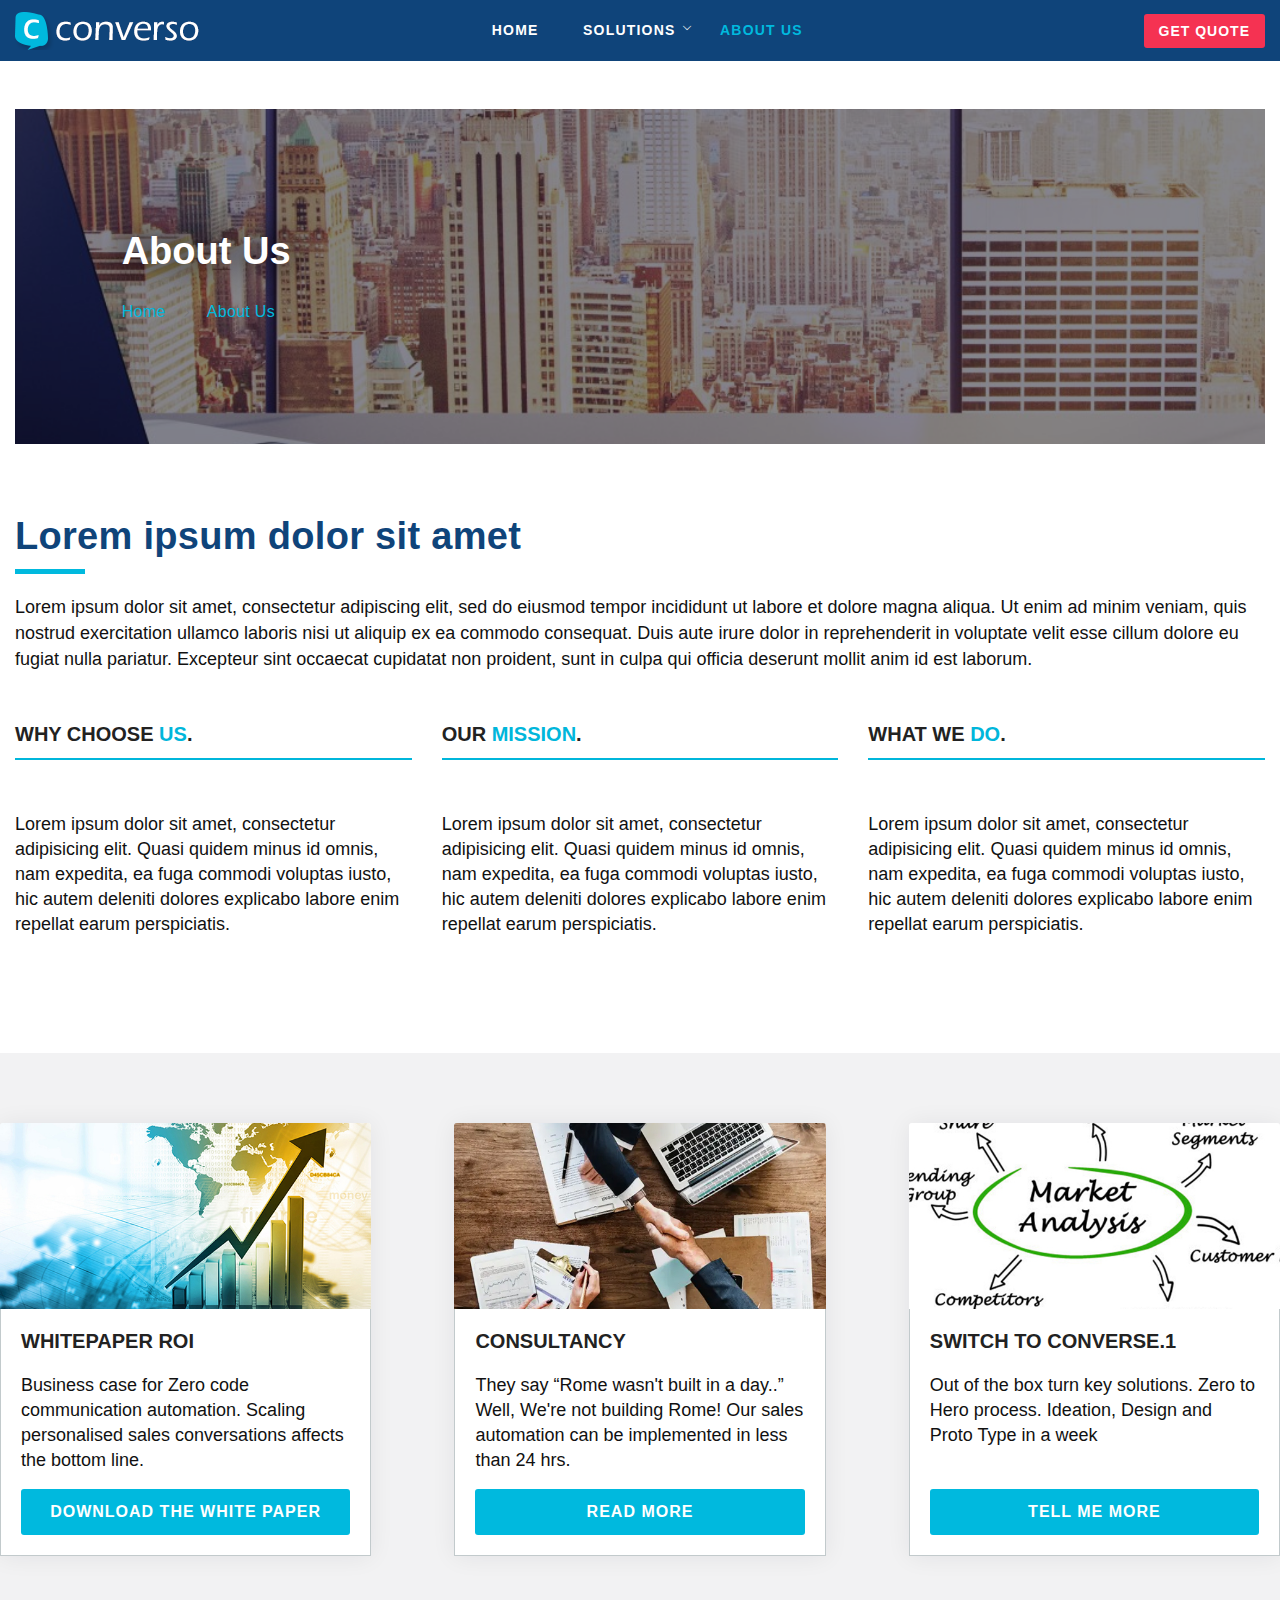
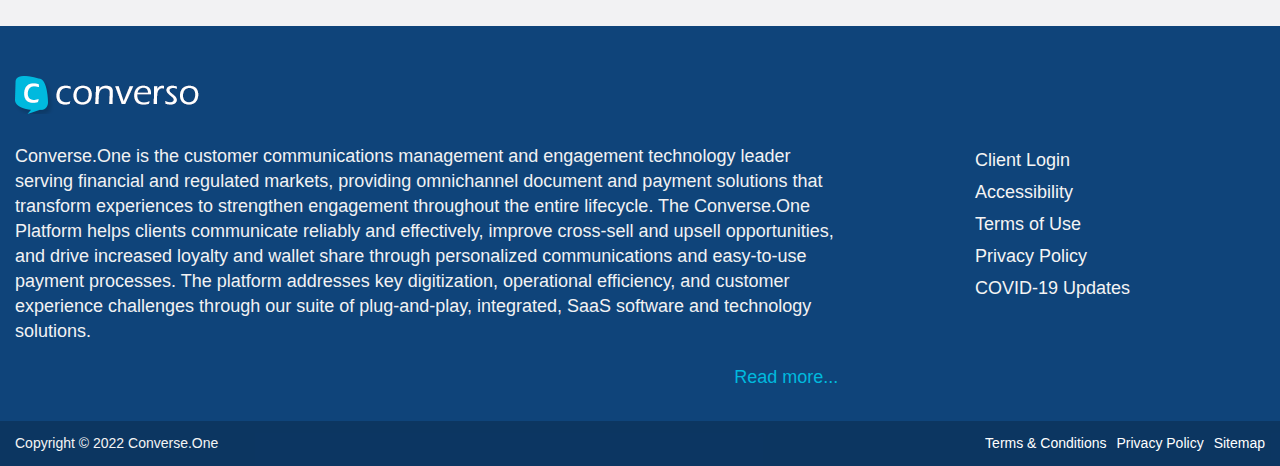
<file: about.html>
<!doctype html>
<html lang="en">
    <head>
        <!-- :: Required Meta Tags -->
        <meta charset="utf-8">
        <meta http-equiv="X-UA-Compatible" content="IE=edge">
        <meta name="viewport" content="width=device-width, initial-scale=1, shrink-to-fit=no">
        <meta name="description" content="">
        <meta name="keywords" content="">

        <!-- :: Bootstrap CSS -->
        <link rel="stylesheet" href="assets/css/bootstrap.min.css">
        <!-- :: Favicon -->
        <link rel="icon" type="image/png" href="assets/images/favicon.png">

        <!-- :: Title -->
        <title>Converse.One::About</title>
        
        <!-- :: Google Fonts -->
        <link href="https://fonts.googleapis.com/css2?family=Noto+Sans:wght@300;400;700&family=Open+Sans:wght@300;400;700&display=swap" rel="stylesheet">

        <!-- :: FontAwesome -->
        <link rel="stylesheet" href="assets/fonts/fontawesome/css/all.min.css">
        
        <!-- :: FlatIcon -->
        <link rel="stylesheet" href="assets/fonts/flaticon/css/flaticon.css">
        
        <!-- :: OWL Carousel -->
        <link rel="stylesheet" href="assets/css/owl.carousel.min.css">
        <link rel="stylesheet" href="assets/css/owl.theme.default.min.css">
        
        <!-- :: Animate -->
        <link rel="stylesheet" href="assets/css/animate.min.css">

        <!-- :: Lity -->
        <link rel="stylesheet" href="assets/css/lity.min.css">
        
        <!-- :: Style CSS -->
        <link rel="stylesheet" href="assets/css/style.css">

        <!-- :: Style Responsive CSS -->
        <link rel="stylesheet" href="assets/css/responsive.css">
        
        <!--[if lt IE 9]>
            <script src="https://oss.maxcdn.com/libs/html5shiv/3.7.0/html5shiv.js"></script>
            <script src="https://oss.maxcdn.com/libs/respond.js/1.4.2/respond.min.js"></script>
        <![endif]-->
    </head>
    <body>
        <!-- :: Loading -->
        <div class="loading">
            <div class="loading-box">
                <div class="lds-ring">
                    <div></div>
                    <div></div>
                    <div></div>
                    <div></div>
                </div>
            </div>
        </div>        
        <!-- :: Navbar -->
        <nav class="nav-bar" id="nav-placeholder"></nav>
        <div class="container mt-lg-5">
            <section class="breadcrumb-header about-bg" id="page">
                <div class="overlay"></div>            
                    <div class="row">
                        <div class="col-8 offset-1">
                            <div class="banner">
                                <h1>About Us</h1>
                                <ul>
                                    <li><a href="index.html">Home</a></li>
                                    <li><i class="fas fa-angle-right"></i></li>
                                    <li><a href="#">About Us</a></li>
                                </ul>
                            </div>
                        </div>
                    </div>
            </section>
        </div>
        <div class="benfits py-70-70 about">
            <div class="container">                
                <div class="row">
                    <div class="col">
                        <div class="sec-title sec-title-left">
                            <h3>Lorem ipsum dolor sit amet</h3>
                            <p>Lorem ipsum dolor sit amet, consectetur adipiscing elit, sed do eiusmod tempor incididunt ut labore et dolore magna aliqua. Ut enim ad minim veniam, quis nostrud exercitation ullamco laboris nisi ut aliquip ex ea commodo consequat. Duis aute irure dolor in reprehenderit in voluptate velit esse cillum dolore eu fugiat nulla pariatur. Excepteur sint occaecat cupidatat non proident, sunt in culpa qui officia deserunt mollit anim id est laborum.</p>
                        </div>
                    </div>                    
                </div>
                <div class="row col-mb-5 mb-0">
                    <div class="col-lg-4">
                        <div class="heading-block fancy-title border-bottom-0 title-bottom-border">
                            <h4>Why choose <span>Us</span>.</h4>
                        </div>
                        <p>Lorem ipsum dolor sit amet, consectetur adipisicing elit. Quasi quidem minus id omnis, nam expedita, ea
                            fuga commodi voluptas iusto, hic autem deleniti dolores explicabo labore enim repellat earum
                            perspiciatis.</p>
                    </div>
                    <div class="col-lg-4">
                        <div class="heading-block fancy-title border-bottom-0 title-bottom-border">
                            <h4>Our <span>Mission</span>.</h4>
                        </div>
                        <p>Lorem ipsum dolor sit amet, consectetur adipisicing elit. Quasi quidem minus id omnis, nam expedita, ea
                            fuga commodi voluptas iusto, hic autem deleniti dolores explicabo labore enim repellat earum
                            perspiciatis.</p>
                    </div>
                    <div class="col-lg-4">
                        <div class="heading-block fancy-title border-bottom-0 title-bottom-border">
                            <h4>What we <span>Do</span>.</h4>
                        </div>
                        <p>Lorem ipsum dolor sit amet, consectetur adipisicing elit. Quasi quidem minus id omnis, nam expedita, ea
                            fuga commodi voluptas iusto, hic autem deleniti dolores explicabo labore enim repellat earum
                            perspiciatis.</p>
                    </div>
                </div>
            </div>
        </div>
        <section class="feature bg-grey py-70-70">
            <div class="container">
                <div class="row feature-items">
                    <div class="col-md-4 feature-item">
                        <div class="card">
                            <img src="assets/images/feature/feature_1.jpg" class="card-img-top" alt="...">
                            <div class="card-body">
                                <h5 class="card-title">WhitePaper ROI</h5>
                                <p class="card-text">Business case for Zero code communication automation. Scaling personalised sales 
                                    conversations affects the bottom line.</p>
                                <a href="#" class="btn-1 btn-big">Download the white paper</a>
                            </div>
                        </div>
                    </div>
                    <div class="col-md-4 feature-item">
                        <div class="card">
                            <img src="assets/images/feature/feature_2.jpg" class="card-img-top" alt="...">
                            <div class="card-body">
                                <h5 class="card-title">Consultancy</h5>
                                <p class="card-text">They say “Rome wasn't built in a day..” Well, We're not building Rome! Our sales automation can be implemented in less than 24 hrs.</p>
                                <a href="#" class="btn-1 btn-big">Read More</a>
                            </div>
                        </div>
                    </div>
                    <div class="col-md-4 feature-item">
                        <div class="card">
                            <img src="assets/images/feature/feature_3.jpg" class="card-img-top" alt="...">
                            <div class="card-body">
                                <h5 class="card-title">Switch to Converse.1 </h5>
                                <p class="card-text">Out of the box turn key solutions. Zero to Hero process. Ideation, Design and Proto Type in a week</p>
                                <a href="#" class="btn-1 btn-big">Tell me more</a>
                            </div>
                        </div>
                    </div>                
                </div>
            </div>
        </section>
        <!-- :: Footer -->
        <footer class="footer" id="footer-placeholder"></footer>
        <!-- :: Scroll UP -->
        <div class="scroll-up">
            <a href="#page" class="move-section">
                <i class="fas fa-long-arrow-alt-up"></i>
            </a>
        </div>        
        <!-- :: jQuery JS -->
        <script src="assets/js/jquery-3.5.1.min.js"></script>
        
        <!-- :: Popper JS -->
        <script src="assets/js/popper.min.js"></script>
        
        <!-- :: BootStrap JS -->
        <script src="assets/js/bootstrap.min.js"></script>

        <!-- :: Main JS -->
        <script src="assets/js/main.js"></script>
    </body>
</html>
</file>
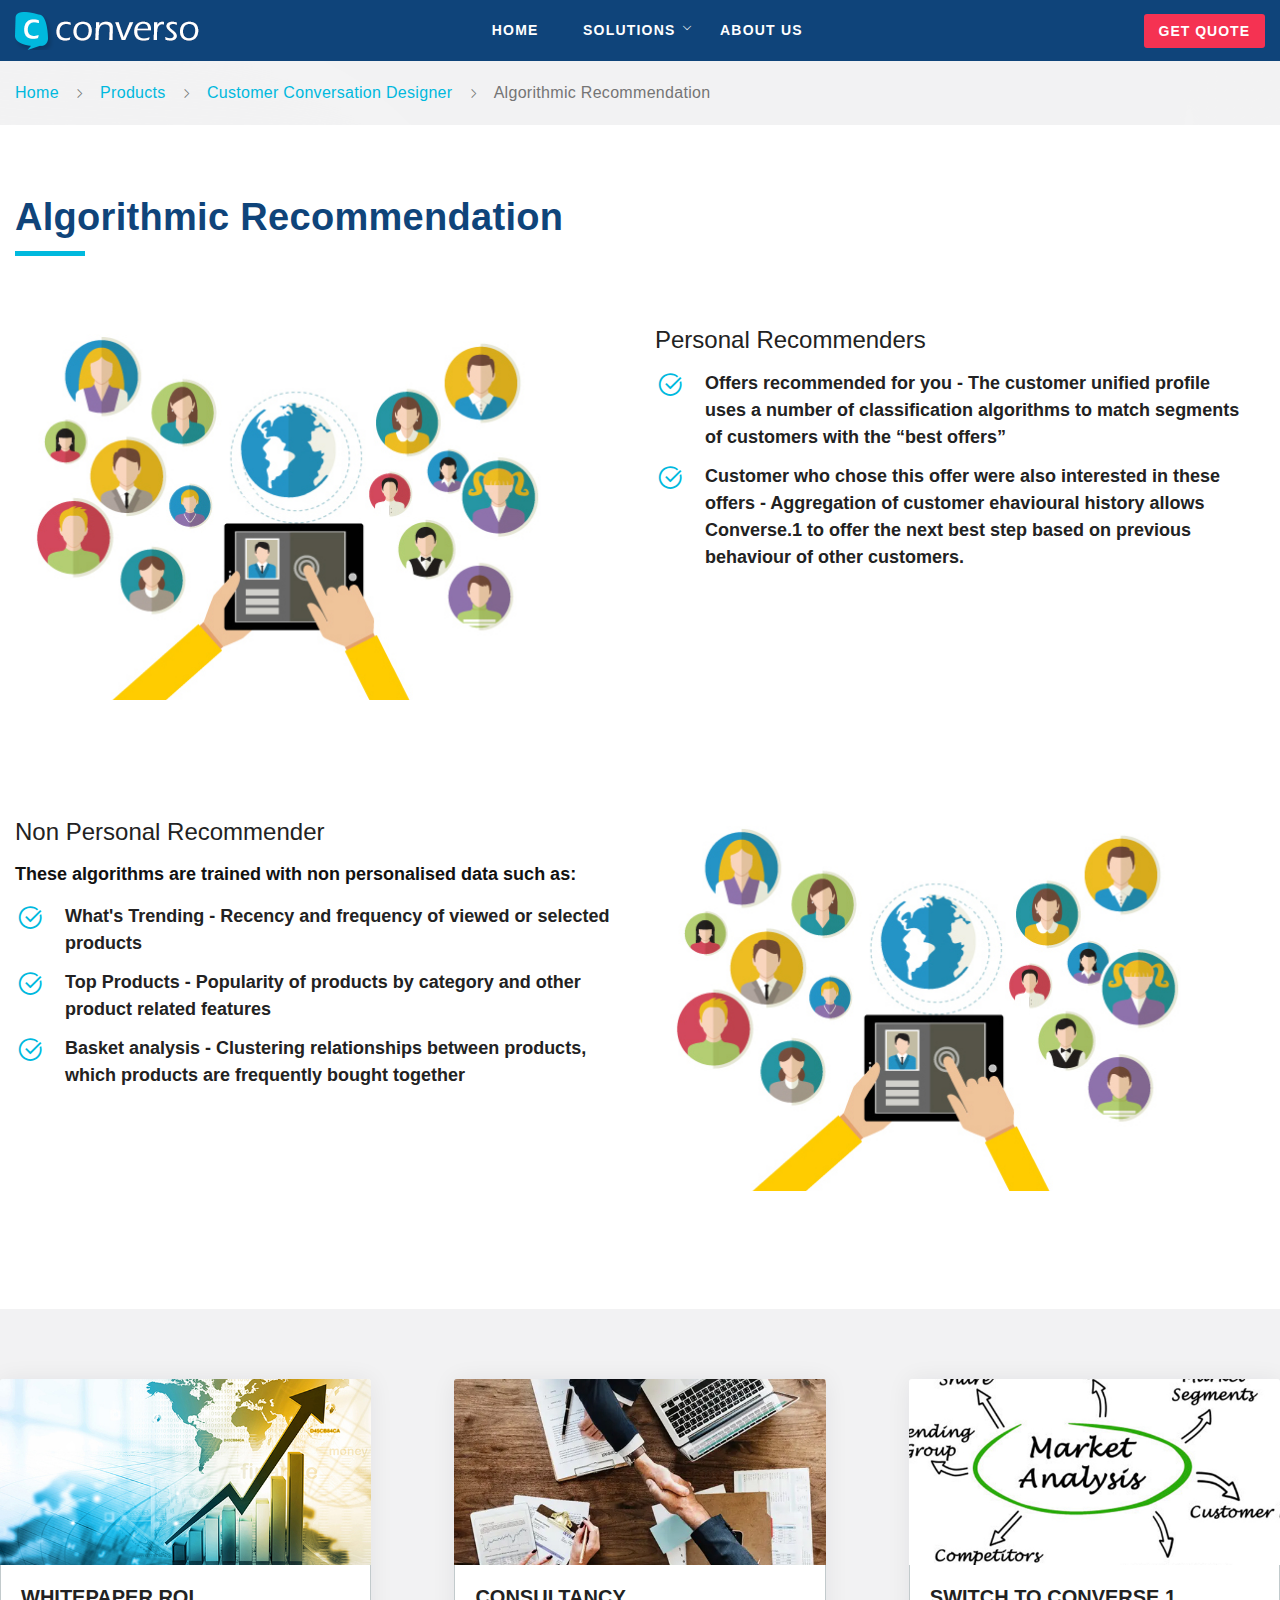
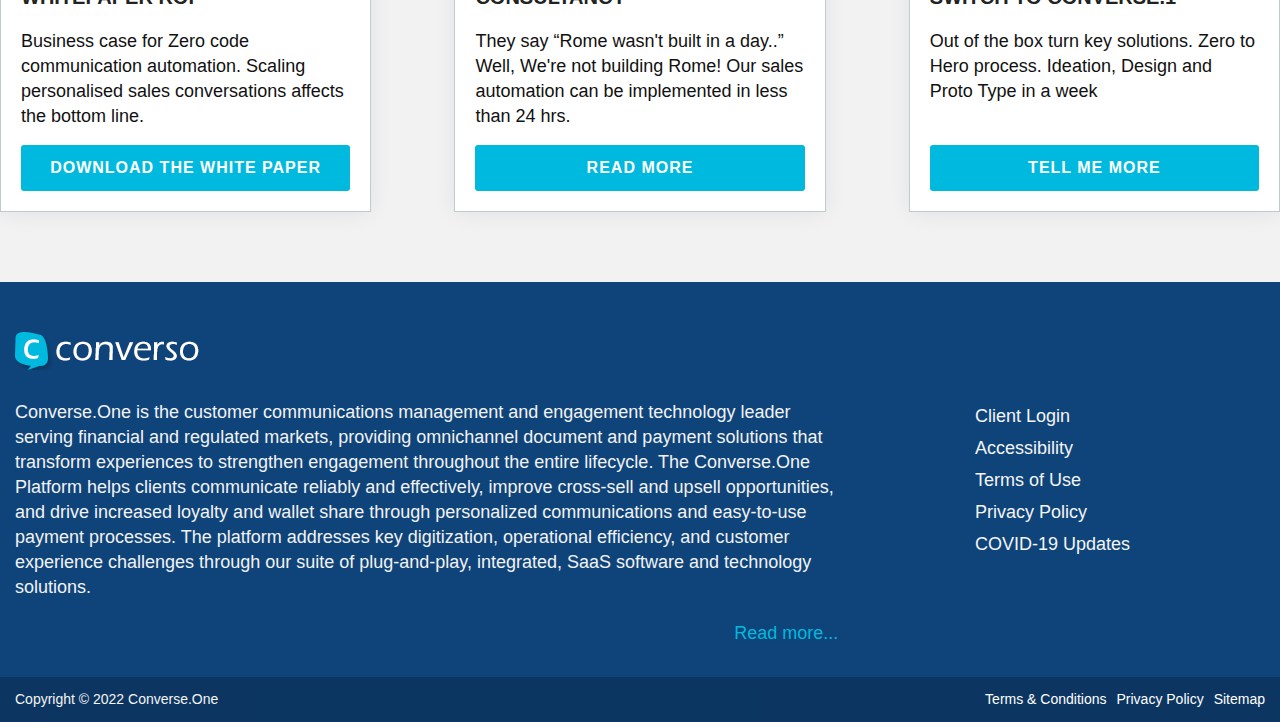
<file: algorithmic.html>
<!doctype html>
<html lang="en">
    <head>
        <!-- :: Required Meta Tags -->
        <meta charset="utf-8">
        <meta http-equiv="X-UA-Compatible" content="IE=edge">
        <meta name="viewport" content="width=device-width, initial-scale=1, shrink-to-fit=no">
        <meta name="description" content="">
        <meta name="keywords" content="">

        <!-- :: Bootstrap CSS -->
        <link rel="stylesheet" href="assets/css/bootstrap.min.css">
        <!-- :: Favicon -->
        <link rel="icon" type="image/png" href="assets/images/favicon.png">

        <!-- :: Title -->
        <title>Converse.One::Algorithmic Recommendation</title>
        
        <!-- :: Google Fonts -->
        <link href="https://fonts.googleapis.com/css2?family=Noto+Sans:wght@300;400;700&family=Open+Sans:wght@300;400;700&display=swap" rel="stylesheet">

        <!-- :: FontAwesome -->
        <link rel="stylesheet" href="assets/fonts/fontawesome/css/all.min.css">
        
        <!-- :: FlatIcon -->
        <link rel="stylesheet" href="assets/fonts/flaticon/css/flaticon.css">
        
        <!-- :: OWL Carousel -->
        <link rel="stylesheet" href="assets/css/owl.carousel.min.css">
        <link rel="stylesheet" href="assets/css/owl.theme.default.min.css">
        
        <!-- :: Animate -->
        <link rel="stylesheet" href="assets/css/animate.min.css">

        <!-- :: Lity -->
        <link rel="stylesheet" href="assets/css/lity.min.css">
        
        <!-- :: Style CSS -->
        <link rel="stylesheet" href="assets/css/style.css">

        <!-- :: Style Responsive CSS -->
        <link rel="stylesheet" href="assets/css/responsive.css">
        
        <!--[if lt IE 9]>
            <script src="https://oss.maxcdn.com/libs/html5shiv/3.7.0/html5shiv.js"></script>
            <script src="https://oss.maxcdn.com/libs/respond.js/1.4.2/respond.min.js"></script>
        <![endif]-->
    </head>
    <body>
        <!-- :: Loading -->
        <div class="loading">
            <div class="loading-box">
                <div class="lds-ring">
                    <div></div>
                    <div></div>
                    <div></div>
                    <div></div>
                </div>
            </div>
        </div>        
        <!-- :: Navbar -->
        <nav class="nav-bar" id="nav-placeholder"></nav>
        <section class="breadcrumb-header" id="page">
            <!-- <div class="overlay"></div> -->
            <div class="container">
                <div class="row">
                    <div class="col-md-12">
                        <div class="banner">
                            <!-- <h1>Lead Nurturing Automation</h1> -->
                            <ul>
                                <li><a href="index.html">Home</a></li>
                                <li><i class="fas fa-angle-right"></i></li>
                                <li><a href="#">Products</a></li>
                                <li><i class="fas fa-angle-right"></i></li>
                                <li><a href="#">Customer Conversation Designer</a></li>
                                <li><i class="fas fa-angle-right"></i></li>
                                <li>Algorithmic Recommendation</li>
                            </ul>
                        </div>
                    </div>
                </div>
            </div>
        </section>
        <div class="benfits py-70-70">
            <div class="container">
                <div class="sec-title sec-title-left">
                    <h3>Algorithmic Recommendation</h3>
                    <!-- <h5 class="font-weight-bold mb-3"></h5> -->
                </div>
                <div class="row py-0-70">
                    <div class="col-md-6">
                        <div class="row img-box mr-lg-5 mb-5">
                            <div class="col">
                                <img class="img-fluid" src="assets/images/products/profile-enrichment.jpg" alt="Profile enrichment through conversation">
                            </div>
                        </div>
                    </div>
                    <div class="col-md-6">
                        <div class="text-box">                            
                            <h4 class="mb-3">Personal Recommenders</h4>
                            <ul class="checkmark-list mb-5">
                                <li>Offers recommended for you - The customer unified profile uses a number of classification algorithms to match segments of customers with the “best offers”</li>
                                <li>Customer who chose this offer were also interested in these offers - Aggregation of customer ehavioural history allows Converse.1 to offer the next best step based on previous behaviour of other customers.</li>
                            </ul>
                        </div>
                    </div>                    
                </div>
                <div class="row">
                    <div class="col-md-6 order-md-2">
                        <div class="row img-box mr-lg-5 mb-5">
                            <div class="col">
                                <img class="img-fluid" src="assets/images/products/profile-enrichment.jpg" alt="Profile enrichment through conversation">
                            </div>
                        </div>
                    </div>
                    <div class="col-md-6 order-md-1">
                        <div class="text-box">
                            <h4 class="mb-3">Non Personal Recommender</h4>
                            <p class="font-weight-bold">These algorithms are trained with non personalised data such as:</p>
                            <ul class="checkmark-list mb-5">
                                <li>What's Trending - Recency and frequency of viewed or selected products</li>
                                <li>Top Products - Popularity of products by category and other product related features</li>
                                <li>Basket analysis - Clustering relationships between products, which products are frequently bought together</li>
                            </ul>
                        </div>
                    </div>                    
                </div>
            </div>
        </div>
        <section class="feature bg-grey py-70-70">
            <div class="container">
                <div class="row feature-items">
                    <div class="col-md-4 feature-item">
                        <div class="card">
                            <img src="assets/images/feature/feature_1.jpg" class="card-img-top" alt="...">
                            <div class="card-body">
                                <h5 class="card-title">WhitePaper ROI</h5>
                                <p class="card-text">Business case for Zero code communication automation. Scaling personalised sales 
                                    conversations affects the bottom line.</p>
                                <a href="#" class="btn-1 btn-big">Download the white paper</a>
                            </div>
                        </div>
                    </div>
                    <div class="col-md-4 feature-item">
                        <div class="card">
                            <img src="assets/images/feature/feature_2.jpg" class="card-img-top" alt="...">
                            <div class="card-body">
                                <h5 class="card-title">Consultancy</h5>
                                <p class="card-text">They say “Rome wasn't built in a day..” Well, We're not building Rome! Our sales automation can be implemented in less than 24 hrs.</p>
                                <a href="#" class="btn-1 btn-big">Read More</a>
                            </div>
                        </div>
                    </div>
                    <div class="col-md-4 feature-item">
                        <div class="card">
                            <img src="assets/images/feature/feature_3.jpg" class="card-img-top" alt="...">
                            <div class="card-body">
                                <h5 class="card-title">Switch to Converse.1 </h5>
                                <p class="card-text">Out of the box turn key solutions. Zero to Hero process. Ideation, Design and Proto Type in a week</p>
                                <a href="#" class="btn-1 btn-big">Tell me more</a>
                            </div>
                        </div>
                    </div>                
                </div>
            </div>
        </section>
        <!-- :: Footer -->
        <footer class="footer" id="footer-placeholder"></footer>
        <!-- :: Scroll UP -->
        <div class="scroll-up">
            <a href="#page" class="move-section">
                <i class="fas fa-long-arrow-alt-up"></i>
            </a>
        </div>        
        <!-- :: jQuery JS -->
        <script src="assets/js/jquery-3.5.1.min.js"></script>
        
        <!-- :: Popper JS -->
        <script src="assets/js/popper.min.js"></script>
        
        <!-- :: BootStrap JS -->
        <script src="assets/js/bootstrap.min.js"></script>

        <!-- :: Main JS -->
        <script src="assets/js/main.js"></script>
    </body>
</html>
</file>
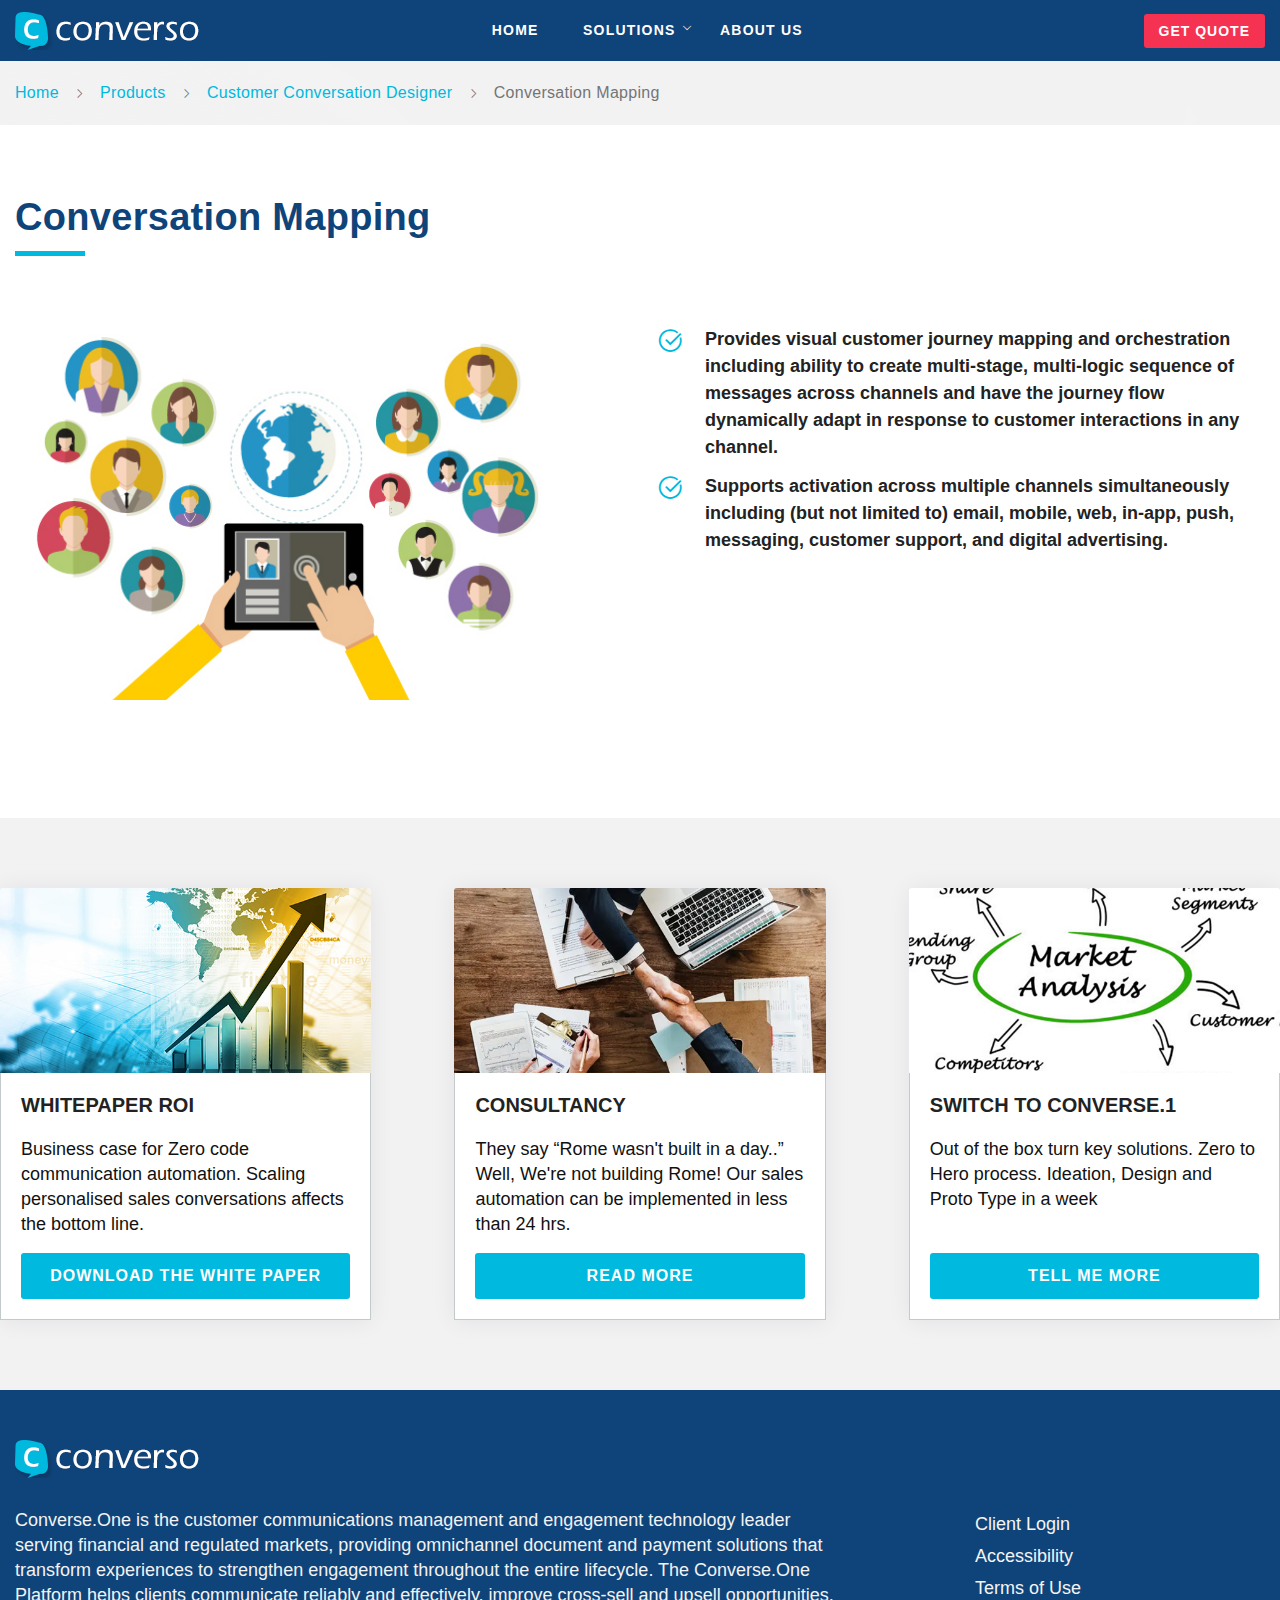
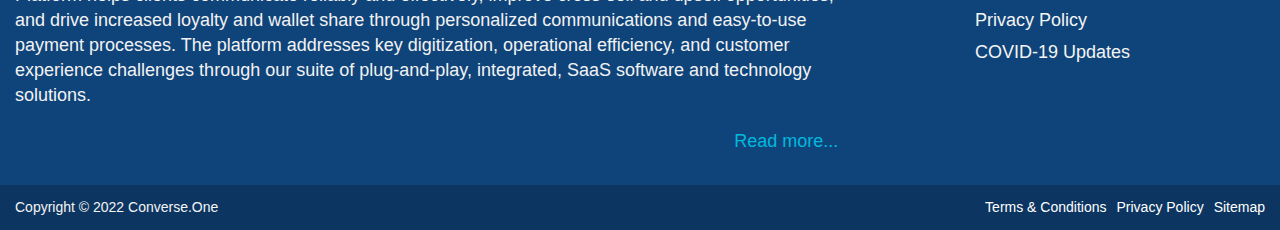
<file: conversation-mapping.html>
<!doctype html>
<html lang="en">
    <head>
        <!-- :: Required Meta Tags -->
        <meta charset="utf-8">
        <meta http-equiv="X-UA-Compatible" content="IE=edge">
        <meta name="viewport" content="width=device-width, initial-scale=1, shrink-to-fit=no">
        <meta name="description" content="">
        <meta name="keywords" content="">

        <!-- :: Bootstrap CSS -->
        <link rel="stylesheet" href="assets/css/bootstrap.min.css">
        <!-- :: Favicon -->
        <link rel="icon" type="image/png" href="assets/images/favicon.png">

        <!-- :: Title -->
        <title>Converse.One::Conversation Mapping</title>
        
        <!-- :: Google Fonts -->
        <link href="https://fonts.googleapis.com/css2?family=Noto+Sans:wght@300;400;700&family=Open+Sans:wght@300;400;700&display=swap" rel="stylesheet">

        <!-- :: FontAwesome -->
        <link rel="stylesheet" href="assets/fonts/fontawesome/css/all.min.css">
        
        <!-- :: FlatIcon -->
        <link rel="stylesheet" href="assets/fonts/flaticon/css/flaticon.css">
        
        <!-- :: OWL Carousel -->
        <link rel="stylesheet" href="assets/css/owl.carousel.min.css">
        <link rel="stylesheet" href="assets/css/owl.theme.default.min.css">
        
        <!-- :: Animate -->
        <link rel="stylesheet" href="assets/css/animate.min.css">

        <!-- :: Lity -->
        <link rel="stylesheet" href="assets/css/lity.min.css">
        
        <!-- :: Style CSS -->
        <link rel="stylesheet" href="assets/css/style.css">

        <!-- :: Style Responsive CSS -->
        <link rel="stylesheet" href="assets/css/responsive.css">
        
        <!--[if lt IE 9]>
            <script src="https://oss.maxcdn.com/libs/html5shiv/3.7.0/html5shiv.js"></script>
            <script src="https://oss.maxcdn.com/libs/respond.js/1.4.2/respond.min.js"></script>
        <![endif]-->
    </head>
    <body>
        <!-- :: Loading -->
        <div class="loading">
            <div class="loading-box">
                <div class="lds-ring">
                    <div></div>
                    <div></div>
                    <div></div>
                    <div></div>
                </div>
            </div>
        </div>        
        <!-- :: Navbar -->
        <nav class="nav-bar" id="nav-placeholder"></nav>
        <section class="breadcrumb-header" id="page">
            <!-- <div class="overlay"></div> -->
            <div class="container">
                <div class="row">
                    <div class="col-md-12">
                        <div class="banner">
                            <!-- <h1>Lead Nurturing Automation</h1> -->
                            <ul>
                                <li><a href="index.html">Home</a></li>
                                <li><i class="fas fa-angle-right"></i></li>
                                <li><a href="#">Products</a></li>
                                <li><i class="fas fa-angle-right"></i></li>
                                <li><a href="#">Customer Conversation Designer</a></li>
                                <li><i class="fas fa-angle-right"></i></li>
                                <li>Conversation Mapping</li>
                            </ul>
                        </div>
                    </div>
                </div>
            </div>
        </section>
        <div class="benfits py-70-70">
            <div class="container">
                <div class="sec-title sec-title-left">
                    <h3>Conversation Mapping</h3>
                    <!-- <h5 class="font-weight-bold mb-3"></h5> -->
                </div>
                <div class="row">
                    <div class="col-md-6">
                        <div class="row img-box mr-lg-5 mb-5">
                            <div class="col">
                                <img class="img-fluid" src="assets/images/products/profile-enrichment.jpg" alt="Profile enrichment through conversation">
                            </div>
                        </div>
                    </div>
                    <div class="col-md-6">
                        <ul class="checkmark-list mb-5">
                            <li>Provides visual customer journey mapping and orchestration including ability to create multi-stage, multi-logic sequence of messages across channels and have the journey flow dynamically adapt in response to customer interactions in any channel.</li>
                            <li>Supports activation across multiple channels simultaneously including (but not limited to) email, mobile, web, in-app, push, messaging, customer support, and digital advertising.</li>
                        </ul>
                    </div>                    
                </div>
                
            </div>
        </div>
        <section class="feature bg-grey py-70-70">
            <div class="container">
                <div class="row feature-items">
                    <div class="col-md-4 feature-item">
                        <div class="card">
                            <img src="assets/images/feature/feature_1.jpg" class="card-img-top" alt="...">
                            <div class="card-body">
                                <h5 class="card-title">WhitePaper ROI</h5>
                                <p class="card-text">Business case for Zero code communication automation. Scaling personalised sales 
                                    conversations affects the bottom line.</p>
                                <a href="#" class="btn-1 btn-big">Download the white paper</a>
                            </div>
                        </div>
                    </div>
                    <div class="col-md-4 feature-item">
                        <div class="card">
                            <img src="assets/images/feature/feature_2.jpg" class="card-img-top" alt="...">
                            <div class="card-body">
                                <h5 class="card-title">Consultancy</h5>
                                <p class="card-text">They say “Rome wasn't built in a day..” Well, We're not building Rome! Our sales automation can be implemented in less than 24 hrs.</p>
                                <a href="#" class="btn-1 btn-big">Read More</a>
                            </div>
                        </div>
                    </div>
                    <div class="col-md-4 feature-item">
                        <div class="card">
                            <img src="assets/images/feature/feature_3.jpg" class="card-img-top" alt="...">
                            <div class="card-body">
                                <h5 class="card-title">Switch to Converse.1 </h5>
                                <p class="card-text">Out of the box turn key solutions. Zero to Hero process. Ideation, Design and Proto Type in a week</p>
                                <a href="#" class="btn-1 btn-big">Tell me more</a>
                            </div>
                        </div>
                    </div>                
                </div>
            </div>
        </section>
        <!-- :: Footer -->
        <footer class="footer" id="footer-placeholder"></footer>
        <!-- :: Scroll UP -->
        <div class="scroll-up">
            <a href="#page" class="move-section">
                <i class="fas fa-long-arrow-alt-up"></i>
            </a>
        </div>        
        <!-- :: jQuery JS -->
        <script src="assets/js/jquery-3.5.1.min.js"></script>
        
        <!-- :: Popper JS -->
        <script src="assets/js/popper.min.js"></script>
        
        <!-- :: BootStrap JS -->
        <script src="assets/js/bootstrap.min.js"></script>

        <!-- :: Main JS -->
        <script src="assets/js/main.js"></script>
    </body>
</html>
</file>
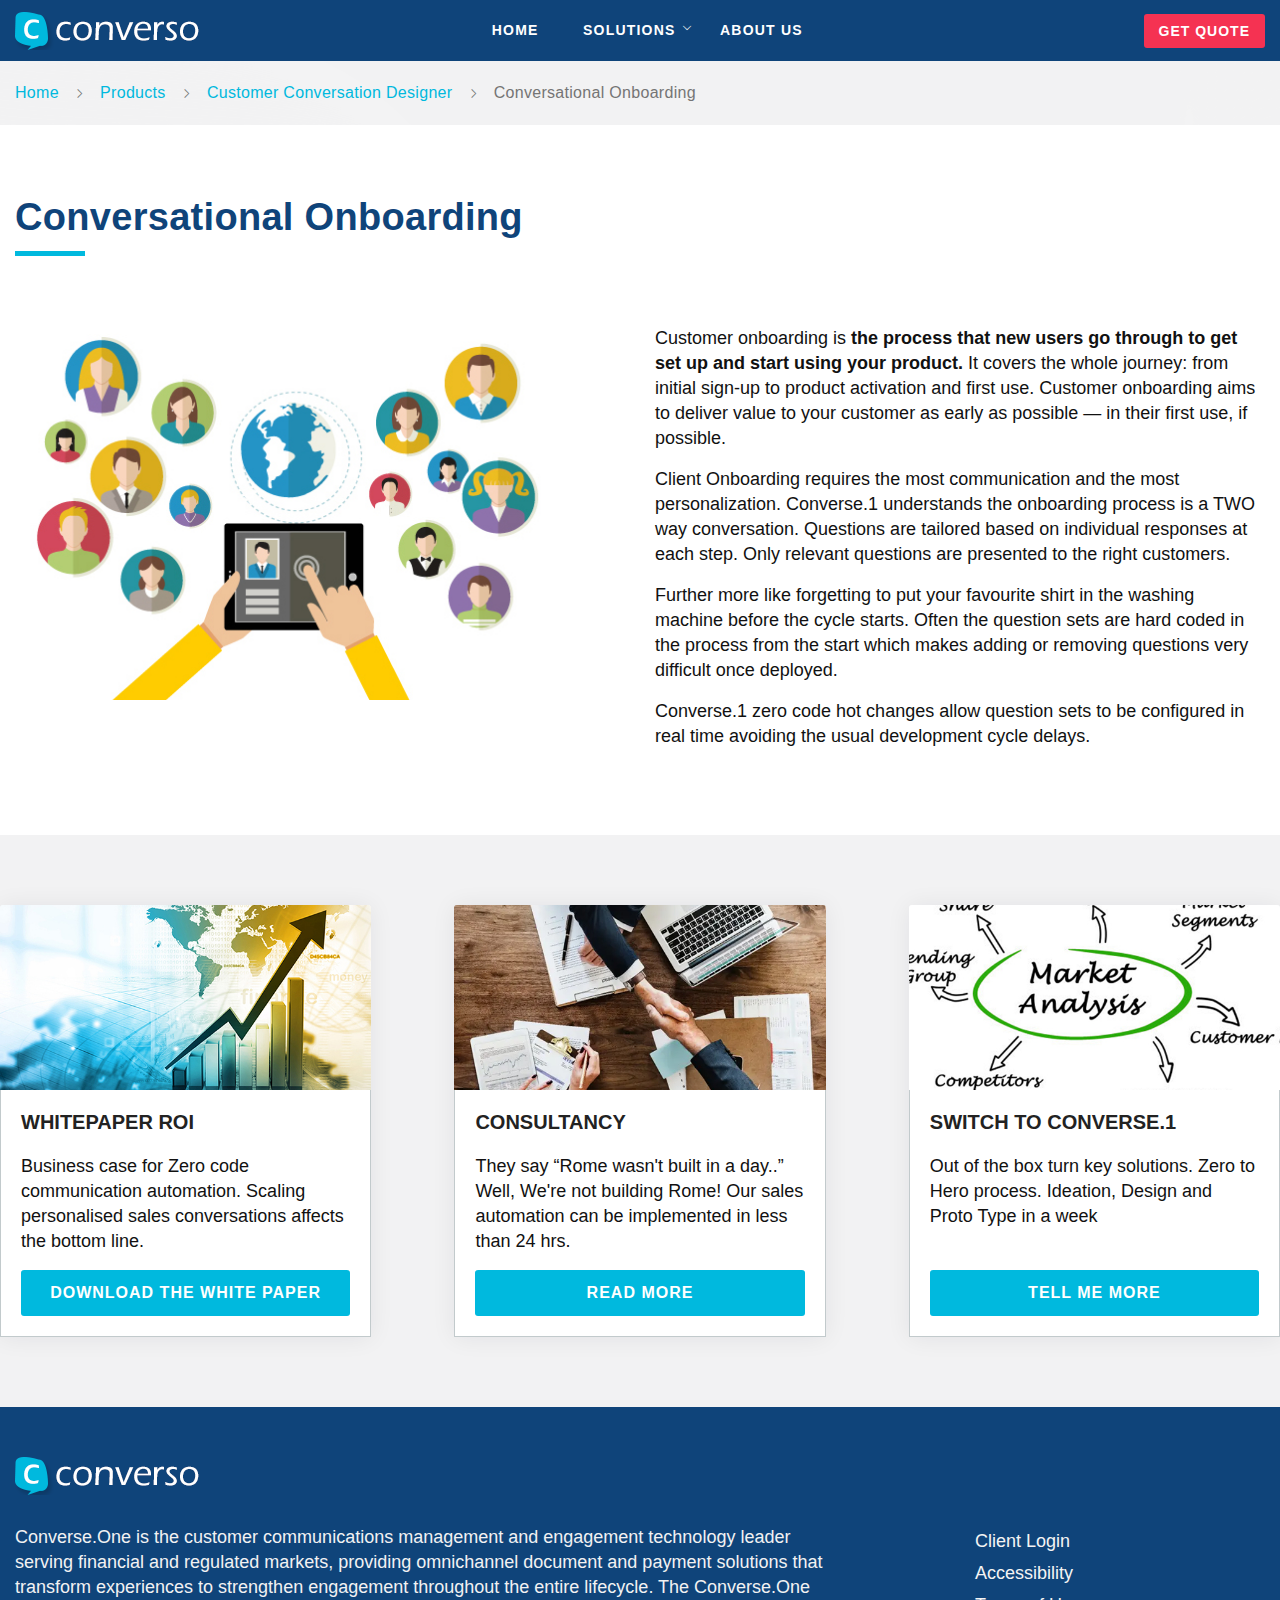
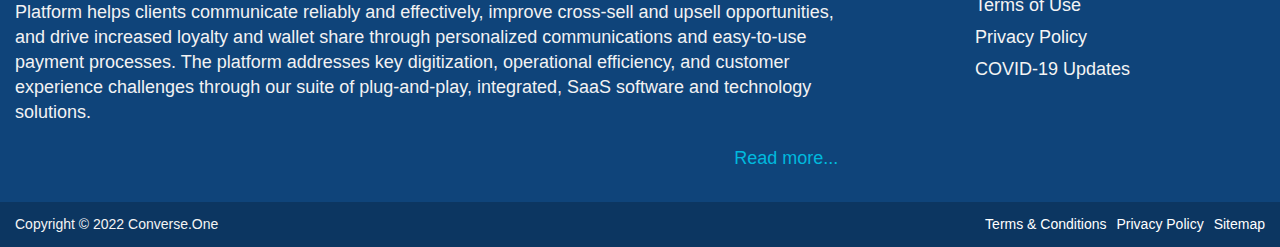
<file: conversational-onboarding.html>
<!doctype html>
<html lang="en">
    <head>
        <!-- :: Required Meta Tags -->
        <meta charset="utf-8">
        <meta http-equiv="X-UA-Compatible" content="IE=edge">
        <meta name="viewport" content="width=device-width, initial-scale=1, shrink-to-fit=no">
        <meta name="description" content="">
        <meta name="keywords" content="">

        <!-- :: Bootstrap CSS -->
        <link rel="stylesheet" href="assets/css/bootstrap.min.css">
        <!-- :: Favicon -->
        <link rel="icon" type="image/png" href="assets/images/favicon.png">

        <!-- :: Title -->
        <title>Converse.One::Conversational Onboarding</title>
        
        <!-- :: Google Fonts -->
        <link href="https://fonts.googleapis.com/css2?family=Noto+Sans:wght@300;400;700&family=Open+Sans:wght@300;400;700&display=swap" rel="stylesheet">

        <!-- :: FontAwesome -->
        <link rel="stylesheet" href="assets/fonts/fontawesome/css/all.min.css">
        
        <!-- :: FlatIcon -->
        <link rel="stylesheet" href="assets/fonts/flaticon/css/flaticon.css">
        
        <!-- :: OWL Carousel -->
        <link rel="stylesheet" href="assets/css/owl.carousel.min.css">
        <link rel="stylesheet" href="assets/css/owl.theme.default.min.css">
        
        <!-- :: Animate -->
        <link rel="stylesheet" href="assets/css/animate.min.css">

        <!-- :: Lity -->
        <link rel="stylesheet" href="assets/css/lity.min.css">
        
        <!-- :: Style CSS -->
        <link rel="stylesheet" href="assets/css/style.css">

        <!-- :: Style Responsive CSS -->
        <link rel="stylesheet" href="assets/css/responsive.css">
        
        <!--[if lt IE 9]>
            <script src="https://oss.maxcdn.com/libs/html5shiv/3.7.0/html5shiv.js"></script>
            <script src="https://oss.maxcdn.com/libs/respond.js/1.4.2/respond.min.js"></script>
        <![endif]-->
    </head>
    <body>
        <!-- :: Loading -->
        <div class="loading">
            <div class="loading-box">
                <div class="lds-ring">
                    <div></div>
                    <div></div>
                    <div></div>
                    <div></div>
                </div>
            </div>
        </div>        
        <!-- :: Navbar -->
        <nav class="nav-bar" id="nav-placeholder"></nav>
        <section class="breadcrumb-header" id="page">
            <!-- <div class="overlay"></div> -->
            <div class="container">
                <div class="row">
                    <div class="col-md-12">
                        <div class="banner">
                            <!-- <h1>Lead Nurturing Automation</h1> -->
                            <ul>
                                <li><a href="index.html">Home</a></li>
                                <li><i class="fas fa-angle-right"></i></li>
                                <li><a href="#">Products</a></li>
                                <li><i class="fas fa-angle-right"></i></li>
                                <li><a href="#">Customer Conversation Designer</a></li>
                                <li><i class="fas fa-angle-right"></i></li>
                                <li>Conversational Onboarding</li>
                            </ul>
                        </div>
                    </div>
                </div>
            </div>
        </section>
        <div class="benfits py-70-70">
            <div class="container">
                <div class="sec-title sec-title-left">
                    <h3>Conversational Onboarding</h3>
                    <!-- <h5 class="font-weight-bold mb-3"></h5> -->
                </div>
                <div class="row">
                    <div class="col-md-6">
                        <div class="row img-box mr-lg-5 mb-5">
                            <div class="col">
                                <img class="img-fluid" src="assets/images/products/profile-enrichment.jpg" alt="Profile enrichment through conversation">
                            </div>
                        </div>
                    </div>
                    <div class="col-md-6">
                        <div class="text-box">                            
                            <p>Customer onboarding is <span class="font-weight-bold">the process that new users go through to get set up and start using your product.</span> It covers the whole journey: from initial sign-up to product activation and first use. Customer onboarding aims to deliver value to your customer as early as possible — in their first use, if possible.</p>
                            <p>Client Onboarding requires the most communication and the most personalization. Converse.1 understands the onboarding process is a TWO way conversation. Questions are tailored based on individual responses at each step. Only relevant questions are presented to the right customers.</p>
                            <p>Further more like forgetting to put your favourite shirt in the washing machine before the cycle starts. Often the question sets are hard coded in the process from the start which makes adding or removing questions very difficult once deployed.</p>
                            <p>Converse.1 zero code hot changes allow question sets to be configured in real time avoiding the usual development cycle delays.</p>
                        </div>
                    </div>                    
                </div>
                
            </div>
        </div>
        <section class="feature bg-grey py-70-70">
            <div class="container">
                <div class="row feature-items">
                    <div class="col-md-4 feature-item">
                        <div class="card">
                            <img src="assets/images/feature/feature_1.jpg" class="card-img-top" alt="...">
                            <div class="card-body">
                                <h5 class="card-title">WhitePaper ROI</h5>
                                <p class="card-text">Business case for Zero code communication automation. Scaling personalised sales 
                                    conversations affects the bottom line.</p>
                                <a href="#" class="btn-1 btn-big">Download the white paper</a>
                            </div>
                        </div>
                    </div>
                    <div class="col-md-4 feature-item">
                        <div class="card">
                            <img src="assets/images/feature/feature_2.jpg" class="card-img-top" alt="...">
                            <div class="card-body">
                                <h5 class="card-title">Consultancy</h5>
                                <p class="card-text">They say “Rome wasn't built in a day..” Well, We're not building Rome! Our sales automation can be implemented in less than 24 hrs.</p>
                                <a href="#" class="btn-1 btn-big">Read More</a>
                            </div>
                        </div>
                    </div>
                    <div class="col-md-4 feature-item">
                        <div class="card">
                            <img src="assets/images/feature/feature_3.jpg" class="card-img-top" alt="...">
                            <div class="card-body">
                                <h5 class="card-title">Switch to Converse.1 </h5>
                                <p class="card-text">Out of the box turn key solutions. Zero to Hero process. Ideation, Design and Proto Type in a week</p>
                                <a href="#" class="btn-1 btn-big">Tell me more</a>
                            </div>
                        </div>
                    </div>                
                </div>
            </div>
        </section>
        <!-- :: Footer -->
        <footer class="footer" id="footer-placeholder"></footer>
        <!-- :: Scroll UP -->
        <div class="scroll-up">
            <a href="#page" class="move-section">
                <i class="fas fa-long-arrow-alt-up"></i>
            </a>
        </div>        
        <!-- :: jQuery JS -->
        <script src="assets/js/jquery-3.5.1.min.js"></script>
        
        <!-- :: Popper JS -->
        <script src="assets/js/popper.min.js"></script>
        
        <!-- :: BootStrap JS -->
        <script src="assets/js/bootstrap.min.js"></script>

        <!-- :: Main JS -->
        <script src="assets/js/main.js"></script>
    </body>
</html>
</file>
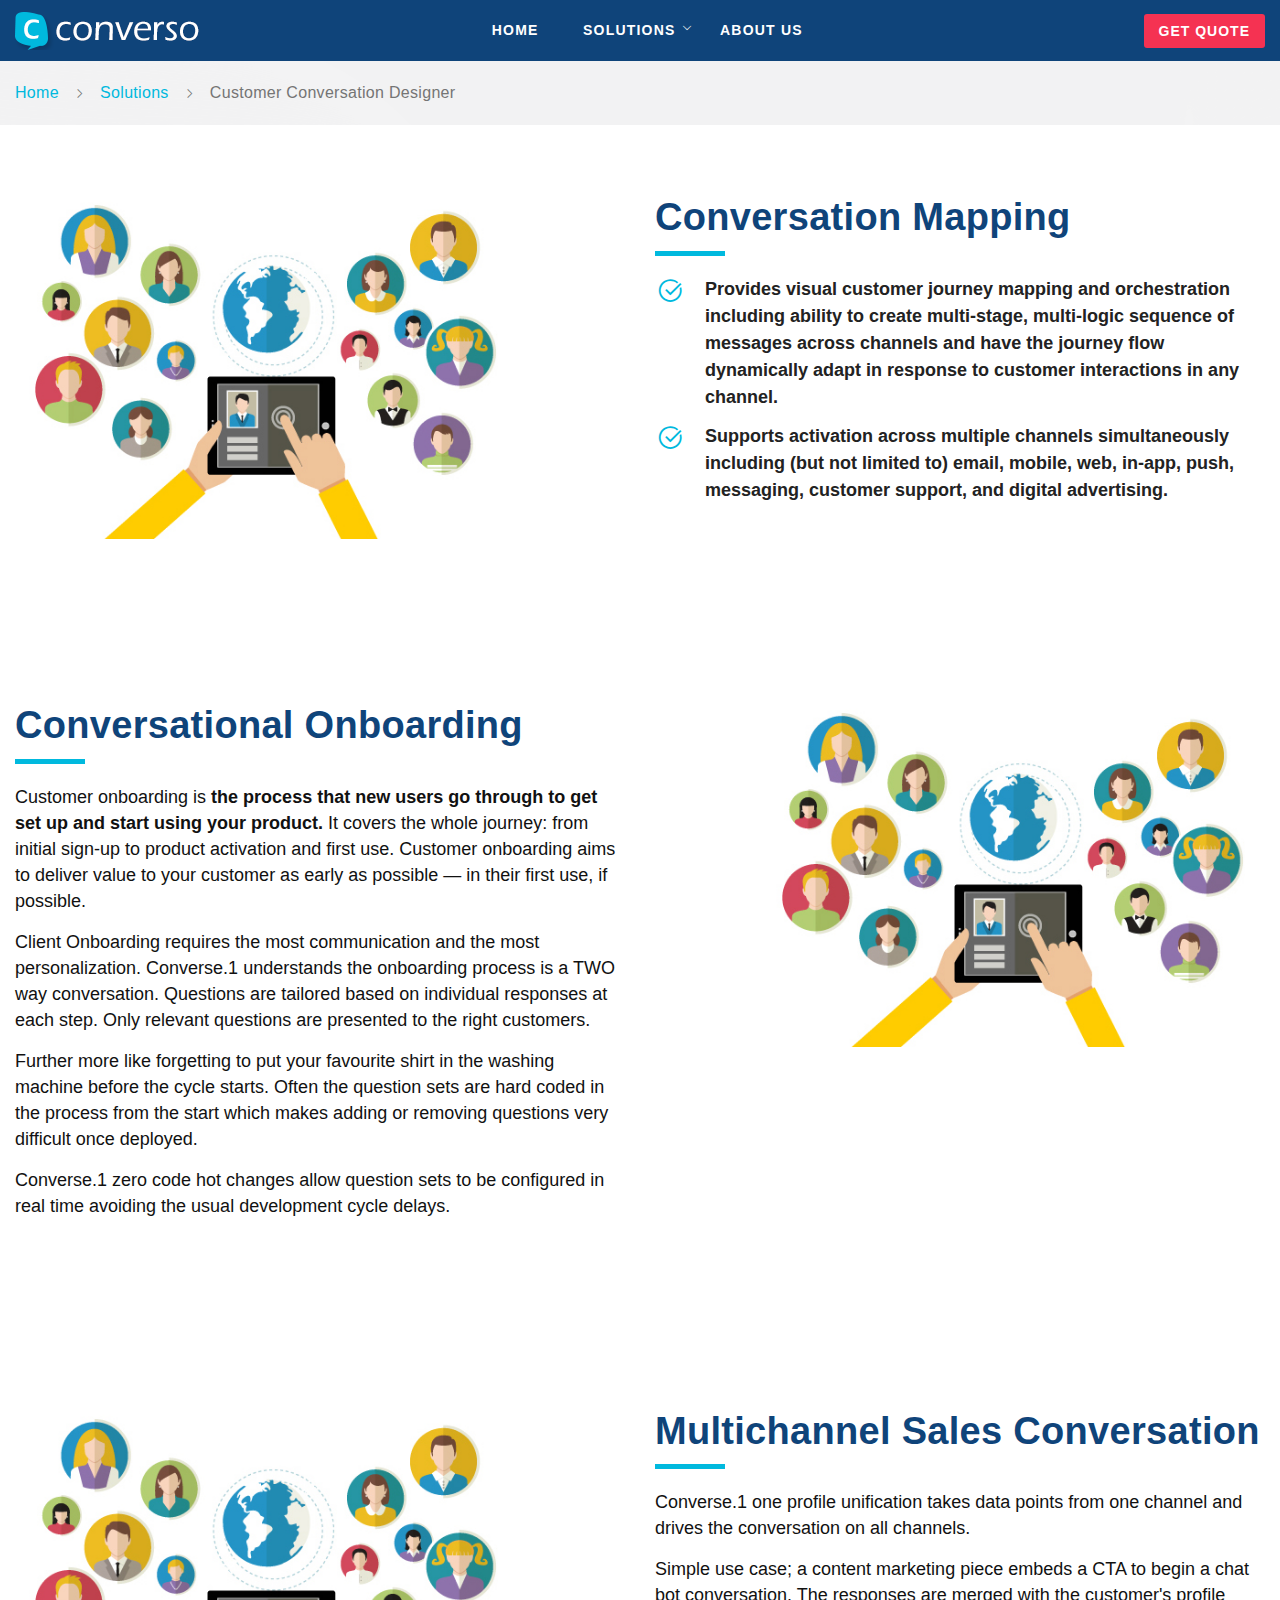
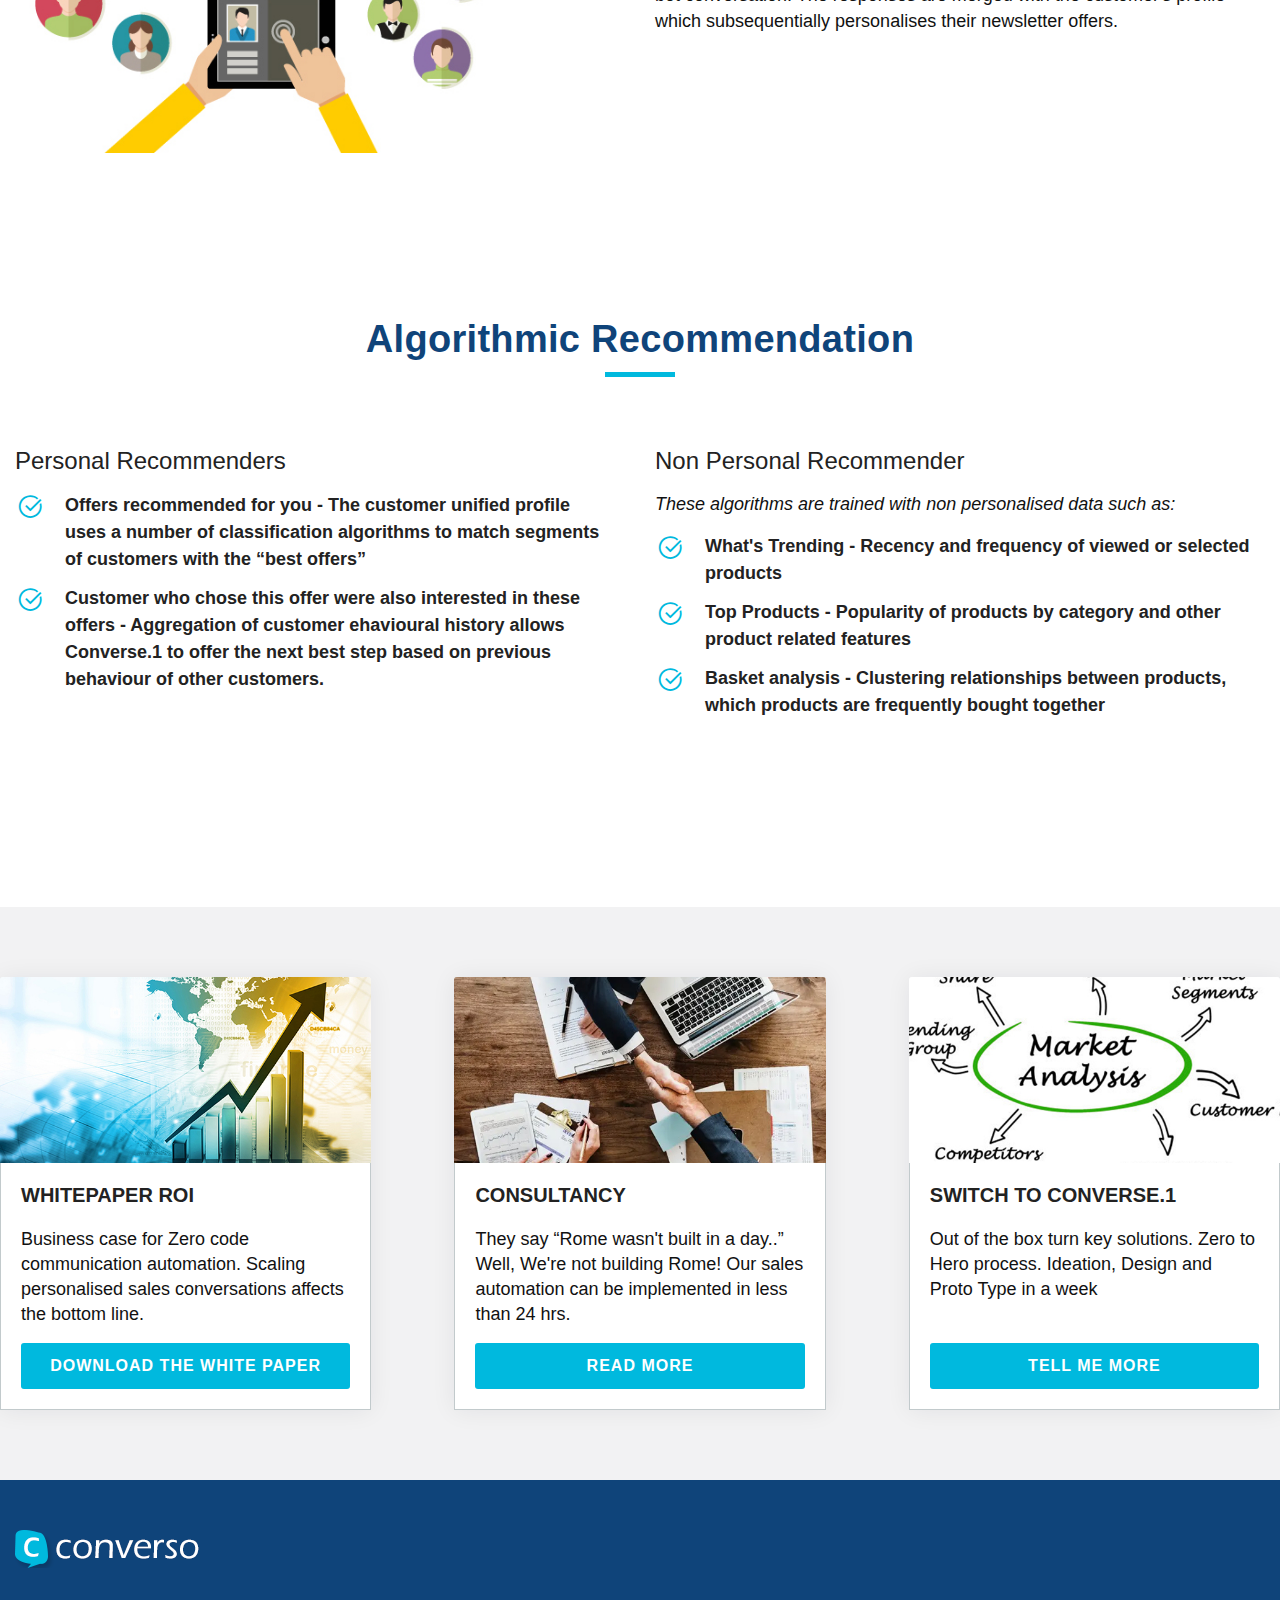
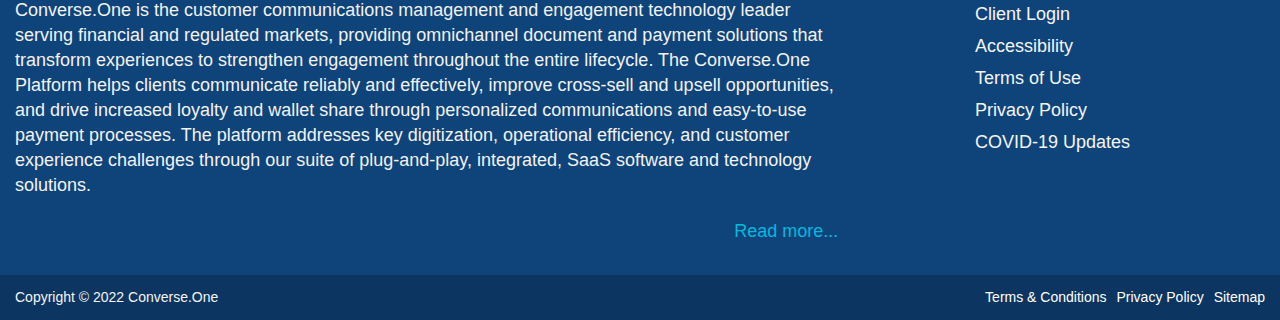
<file: customer-conversation.html>
<!doctype html>
<html lang="en">
    <head>
        <!-- :: Required Meta Tags -->
        <meta charset="utf-8">
        <meta http-equiv="X-UA-Compatible" content="IE=edge">
        <meta name="viewport" content="width=device-width, initial-scale=1, shrink-to-fit=no">
        <meta name="description" content="">
        <meta name="keywords" content="">

        <!-- :: Bootstrap CSS -->
        <link rel="stylesheet" href="assets/css/bootstrap.min.css">
        <!-- :: Favicon -->
        <link rel="icon" type="image/png" href="assets/images/favicon.png">

        <!-- :: Title -->
        <title>Converse.One::Customer Conversation Designer</title>
        
        <!-- :: Google Fonts -->
        <link href="https://fonts.googleapis.com/css2?family=Noto+Sans:wght@300;400;700&family=Open+Sans:wght@300;400;700&display=swap" rel="stylesheet">

        <!-- :: FontAwesome -->
        <link rel="stylesheet" href="assets/fonts/fontawesome/css/all.min.css">
        
        <!-- :: FlatIcon -->
        <link rel="stylesheet" href="assets/fonts/flaticon/css/flaticon.css">
        
        <!-- :: OWL Carousel -->
        <link rel="stylesheet" href="assets/css/owl.carousel.min.css">
        <link rel="stylesheet" href="assets/css/owl.theme.default.min.css">
        
        <!-- :: Animate -->
        <link rel="stylesheet" href="assets/css/animate.min.css">

        <!-- :: Lity -->
        <link rel="stylesheet" href="assets/css/lity.min.css">
        
        <!-- :: Style CSS -->
        <link rel="stylesheet" href="assets/css/style.css">

        <!-- :: Style Responsive CSS -->
        <link rel="stylesheet" href="assets/css/responsive.css">
        
        <!--[if lt IE 9]>
            <script src="https://oss.maxcdn.com/libs/html5shiv/3.7.0/html5shiv.js"></script>
            <script src="https://oss.maxcdn.com/libs/respond.js/1.4.2/respond.min.js"></script>
        <![endif]-->
    </head>
    <body>
        <!-- :: Loading -->
        <div class="loading">
            <div class="loading-box">
                <div class="lds-ring">
                    <div></div>
                    <div></div>
                    <div></div>
                    <div></div>
                </div>
            </div>
        </div>        
        <!-- :: Navbar -->
        <nav class="nav-bar" id="nav-placeholder"></nav>
        <section class="breadcrumb-header" id="page">
            <!-- <div class="overlay"></div> -->
            <div class="container">
                <div class="row">
                    <div class="col-md-12">
                        <div class="banner">
                            <!-- <h1>Profile enrichment through conversation</h1> -->
                            <ul>
                                <li><a href="index.html">Home</a></li>
                                <li><i class="fas fa-angle-right"></i></li>
                                <li><a href="#">Solutions</a></li>
                                <li><i class="fas fa-angle-right"></i></li>
                                <li>Customer Conversation Designer</li>
                            </ul>
                        </div>
                    </div>
                </div>
            </div>
        </section>
        <div class="benfits py-70-70" id="conversation-mapping">
            <div class="container-fluid container-lg">                
                <div class="row">
                    <div class="col-md-6 col-lg-5 text-center mb-4">
                        <img class="img-fluid" src="assets/images/products/profile-enrichment.jpg" alt="Conversation Mapping">
                    </div>
                    <div class="col-md-6 offset-lg-1">
                        <div class="text-box">
                            <div class="sec-title sec-title-left">
                                <h3>Conversation Mapping</h3>                            
                                <ul class="checkmark-list mb-5">
                                    <li>Provides visual customer journey mapping and orchestration including ability to create multi-stage, multi-logic sequence of messages across channels and have the journey flow dynamically adapt in response to customer interactions in any channel.</li>
                                    <li>Supports activation across multiple channels simultaneously including (but not limited to) email, mobile, web, in-app, push, messaging, customer support, and digital advertising.</li>
                                </ul>
                            </div>
                        </div>
                    </div>                    
                </div>                
            </div>
        </div>
        <div class="benfits py-70-70" id="conversational-onboarding">
            <div class="container-fluid container-lg">                
                <div class="row">
                    <div class="col-md-6 col-lg-5 order-lg-2 offset-lg-1 text-center mb-4">
                        <img class="img-fluid" src="assets/images/products/profile-enrichment.jpg" alt="Conversational Onboarding">
                    </div>
                    <div class="col-md-6">
                        <div class="text-box">
                            <div class="sec-title sec-title-left">
                                <h3>Conversational Onboarding</h3>                            
                                <p>Customer onboarding is <span class="font-weight-bold">the process that new users go through to get set up and start using your product.</span> It covers the whole journey: from initial sign-up to product activation and first use. Customer onboarding aims to deliver value to your customer as early as possible — in their first use, if possible.</p>
                                <p>Client Onboarding requires the most communication and the most personalization. Converse.1 understands the onboarding process is a TWO way conversation. Questions are tailored based on individual responses at each step. Only relevant questions are presented to the right customers.</p>
                                <p>Further more like forgetting to put your favourite shirt in the washing machine before the cycle starts. Often the question sets are hard coded in the process from the start which makes adding or removing questions very difficult once deployed.</p>
                                <p>Converse.1 zero code hot changes allow question sets to be configured in real time avoiding the usual development cycle delays.</p>
                            </div>
                        </div>                        
                    </div>                    
                </div>                
            </div>
        </div>
        <div class="benfits py-70-70" id="multichannel-sales">
            <div class="container-fluid container-lg">                
                <div class="row">
                    <div class="col-md-6 col-lg-5 text-center mb-4">
                        <img class="img-fluid" src="assets/images/products/profile-enrichment.jpg" alt="Multichannel Sales Conversation">
                    </div>
                    <div class="col-md-6 offset-lg-1">
                        <div class="text-box">
                            <div class="sec-title sec-title-left">
                                <h3>Multichannel Sales Conversation</h3>                            
                                <p>Converse.1 one profile unification takes data points from one channel and drives the conversation on all channels.</p>
                                <p>Simple use case; a content marketing piece embeds a CTA to begin a chat bot conversation. The responses are merged with the customer's profile which subsequentially personalises their newsletter offers.</p>
                            </div>
                        </div>
                    </div>                    
                </div>                
            </div>
        </div>
        <div class="benfits py-70-70" id="#algorithmic">
            <div class="container-fluid container-lg">
                <div class="sec-title text-center">
                    <h3>Algorithmic Recommendation</h3>
                </div>
                <div class="row py-0-70">                    
                    <div class="col-md-6">
                        <div class="text-box">                            
                            <h4 class="mb-3">Personal Recommenders</h4>
                            <ul class="checkmark-list mb-5">
                                <li>Offers recommended for you - The customer unified profile uses a number of classification algorithms to match segments of customers with the “best offers”</li>
                                <li>Customer who chose this offer were also interested in these offers - Aggregation of customer ehavioural history allows Converse.1 to offer the next best step based on previous behaviour of other customers.</li>
                            </ul>
                        </div>
                    </div>
                    <div class="col-md-6">
                        <div class="text-box">
                            <h4 class="mb-3">Non Personal Recommender</h4>
                            <p><em>These algorithms are trained with non personalised data such as:</em></p>
                            <ul class="checkmark-list mb-5">
                                <li>What's Trending - Recency and frequency of viewed or selected products</li>
                                <li>Top Products - Popularity of products by category and other product related features</li>
                                <li>Basket analysis - Clustering relationships between products, which products are frequently bought together</li>
                            </ul>
                        </div>
                    </div>
                </div>                
            </div>
        </div>
        <section class="feature bg-grey py-70-70">
            <div class="container">
                <div class="row feature-items">
                    <div class="col-md-4 feature-item">
                        <div class="card">
                            <img src="assets/images/feature/feature_1.jpg" class="card-img-top" alt="...">
                            <div class="card-body">
                                <h5 class="card-title">WhitePaper ROI</h5>
                                <p class="card-text">Business case for Zero code communication automation. Scaling personalised sales 
                                    conversations affects the bottom line.</p>
                                <a href="#" class="btn-1 btn-big">Download the white paper</a>
                            </div>
                        </div>
                    </div>
                    <div class="col-md-4 feature-item">
                        <div class="card">
                            <img src="assets/images/feature/feature_2.jpg" class="card-img-top" alt="...">
                            <div class="card-body">
                                <h5 class="card-title">Consultancy</h5>
                                <p class="card-text">They say “Rome wasn't built in a day..” Well, We're not building Rome! Our sales automation can be implemented in less than 24 hrs.</p>
                                <a href="#" class="btn-1 btn-big">Read More</a>
                            </div>
                        </div>
                    </div>
                    <div class="col-md-4 feature-item">
                        <div class="card">
                            <img src="assets/images/feature/feature_3.jpg" class="card-img-top" alt="...">
                            <div class="card-body">
                                <h5 class="card-title">Switch to Converse.1 </h5>
                                <p class="card-text">Out of the box turn key solutions. Zero to Hero process. Ideation, Design and Proto Type in a week</p>
                                <a href="#" class="btn-1 btn-big">Tell me more</a>
                            </div>
                        </div>
                    </div>                
                </div>
            </div>
        </section>
        <!-- :: Footer -->
        <footer class="footer" id="footer-placeholder"></footer>
        <!-- :: Scroll UP -->
        <div class="scroll-up">
            <a href="#page" class="move-section">
                <i class="fas fa-long-arrow-alt-up"></i>
            </a>
        </div>        
        <!-- :: jQuery JS -->
        <script src="assets/js/jquery-3.5.1.min.js"></script>
        
        <!-- :: Popper JS -->
        <script src="assets/js/popper.min.js"></script>
        
        <!-- :: BootStrap JS -->
        <script src="assets/js/bootstrap.min.js"></script>

        <!-- :: Main JS -->
        <script src="assets/js/main.js"></script>
    </body>
</html>
</file>
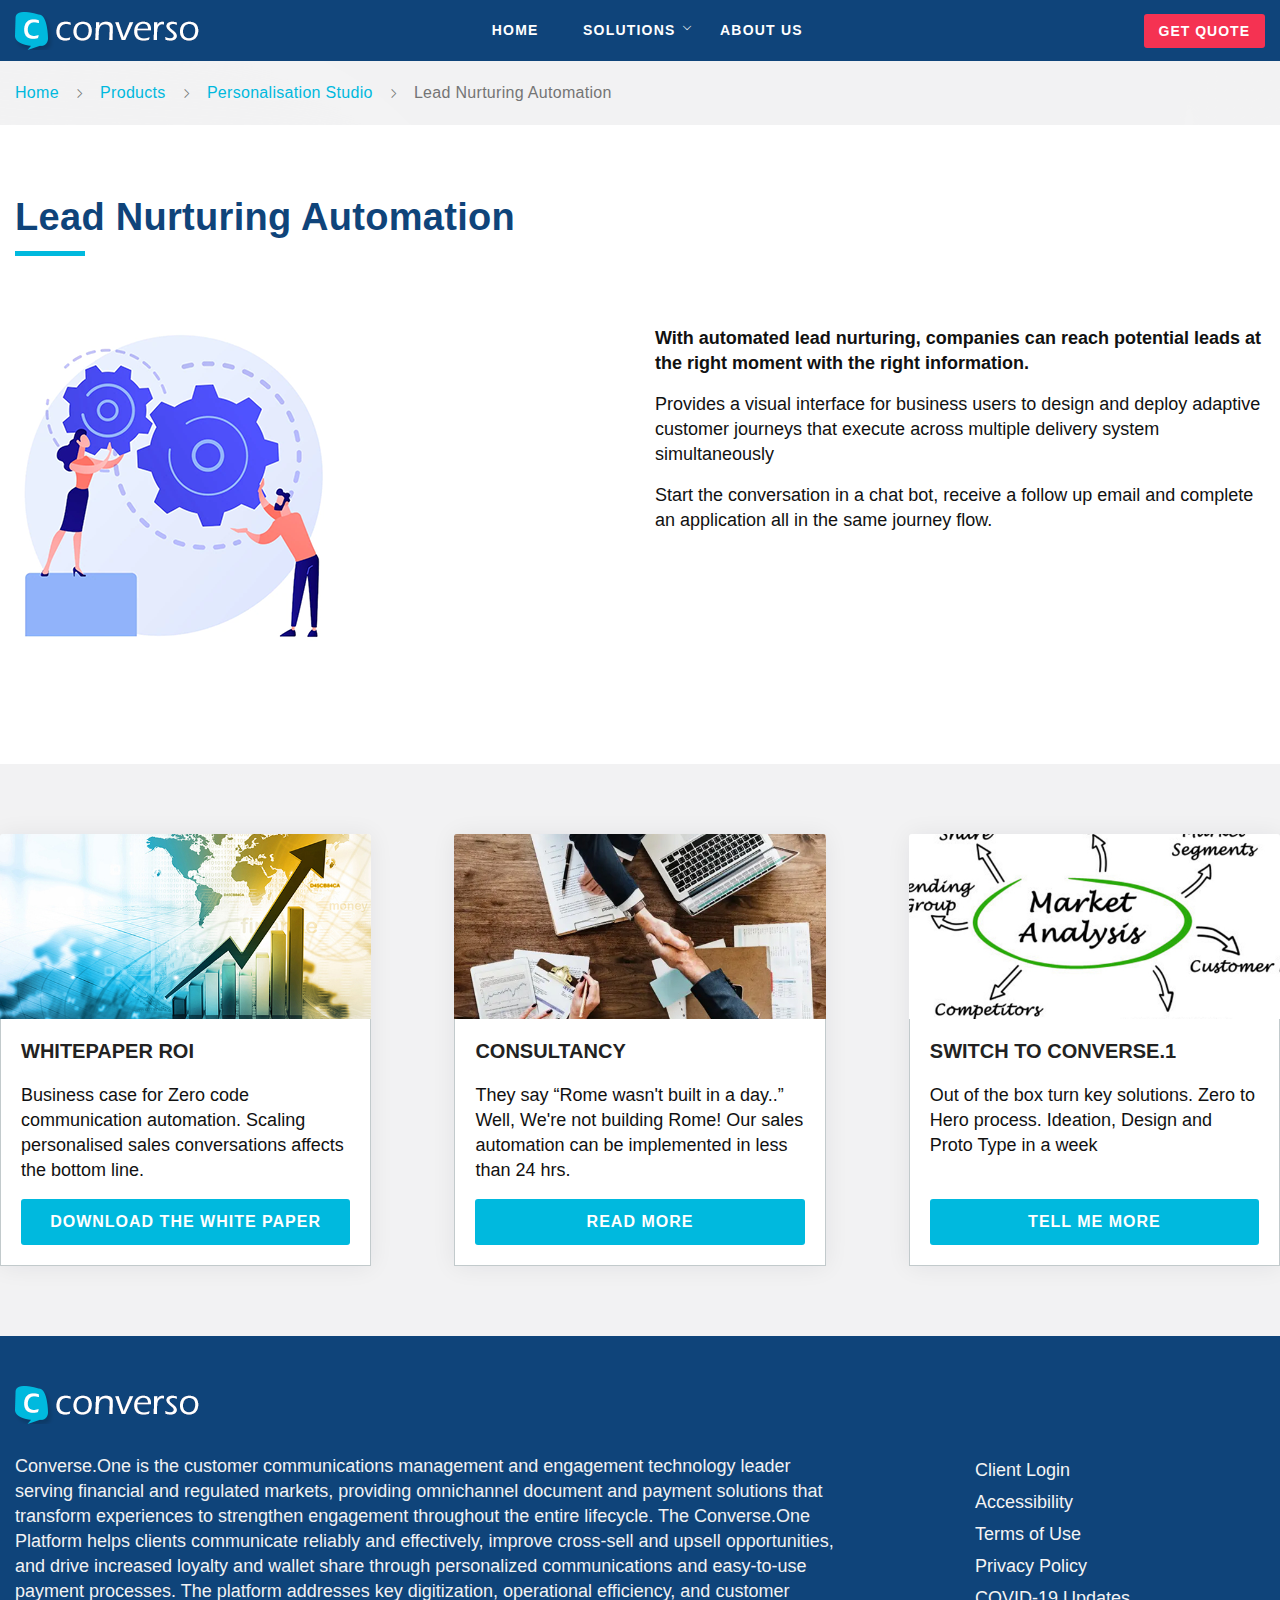
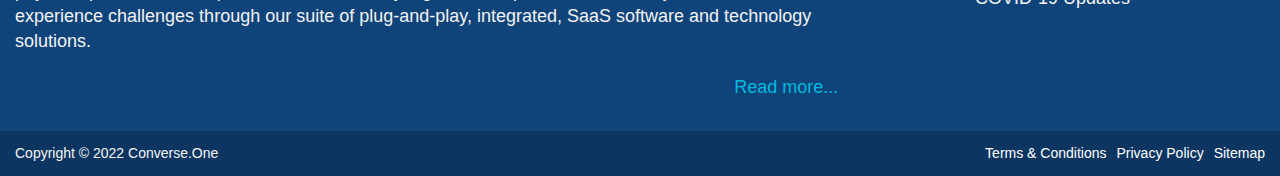
<file: lead-nurturing.html>
<!doctype html>
<html lang="en">
    <head>
        <!-- :: Required Meta Tags -->
        <meta charset="utf-8">
        <meta http-equiv="X-UA-Compatible" content="IE=edge">
        <meta name="viewport" content="width=device-width, initial-scale=1, shrink-to-fit=no">
        <meta name="description" content="">
        <meta name="keywords" content="">

        <!-- :: Bootstrap CSS -->
        <link rel="stylesheet" href="assets/css/bootstrap.min.css">
        <!-- :: Favicon -->
        <link rel="icon" type="image/png" href="assets/images/favicon.png">

        <!-- :: Title -->
        <title>Converse.One::Lead Nurturing Automation</title>
        
        <!-- :: Google Fonts -->
        <link href="https://fonts.googleapis.com/css2?family=Noto+Sans:wght@300;400;700&family=Open+Sans:wght@300;400;700&display=swap" rel="stylesheet">

        <!-- :: FontAwesome -->
        <link rel="stylesheet" href="assets/fonts/fontawesome/css/all.min.css">
        
        <!-- :: FlatIcon -->
        <link rel="stylesheet" href="assets/fonts/flaticon/css/flaticon.css">
        
        <!-- :: OWL Carousel -->
        <link rel="stylesheet" href="assets/css/owl.carousel.min.css">
        <link rel="stylesheet" href="assets/css/owl.theme.default.min.css">
        
        <!-- :: Animate -->
        <link rel="stylesheet" href="assets/css/animate.min.css">

        <!-- :: Lity -->
        <link rel="stylesheet" href="assets/css/lity.min.css">
        
        <!-- :: Style CSS -->
        <link rel="stylesheet" href="assets/css/style.css">

        <!-- :: Style Responsive CSS -->
        <link rel="stylesheet" href="assets/css/responsive.css">
        
        <!--[if lt IE 9]>
            <script src="https://oss.maxcdn.com/libs/html5shiv/3.7.0/html5shiv.js"></script>
            <script src="https://oss.maxcdn.com/libs/respond.js/1.4.2/respond.min.js"></script>
        <![endif]-->
    </head>
    <body>
        <!-- :: Loading -->
        <div class="loading">
            <div class="loading-box">
                <div class="lds-ring">
                    <div></div>
                    <div></div>
                    <div></div>
                    <div></div>
                </div>
            </div>
        </div>        
        <!-- :: Navbar -->
        <nav class="nav-bar" id="nav-placeholder"></nav>
        <section class="breadcrumb-header" id="page">
            <!-- <div class="overlay"></div> -->
            <div class="container">
                <div class="row">
                    <div class="col-md-12">
                        <div class="banner">
                            <!-- <h1>Lead Nurturing Automation</h1> -->
                            <ul>
                                <li><a href="index.html">Home</a></li>
                                <li><i class="fas fa-angle-right"></i></li>
                                <li><a href="#">Products</a></li>
                                <li><i class="fas fa-angle-right"></i></li>
                                <li><a href="#">Personalisation Studio</a></li>
                                <li><i class="fas fa-angle-right"></i></li>
                                <li>Lead Nurturing Automation</li>
                            </ul>
                        </div>
                    </div>
                </div>
            </div>
        </section>
        <div class="benfits py-70-70">
            <div class="container">
                <div class="sec-title sec-title-left">
                    <h3>Lead Nurturing Automation</h3>
                    <!-- <h5 class="font-weight-bold mb-3"></h5> -->
                </div>
                <div class="row">
                    <div class="col-md-6">
                        <div class="row img-box mr-lg-5 mb-5">
                            <div class="col">
                                <img class="img-fluid" src="assets/images/products/nurturing.png" alt="Profile enrichment through conversation">
                            </div>
                        </div>
                    </div>
                    <div class="col-md-6">
                        <div class="text-box">                            
                            <p class="font-weight-bold">With automated lead nurturing, companies can reach potential leads at the 
                                right moment with the right information.</p>
                            <p>Provides a visual interface for business users to design and deploy adaptive customer journeys that execute across multiple delivery system simultaneously</p>
                            <p>Start the conversation in a chat bot, receive a follow up email and complete an application all in the same journey flow.</p>
                        </div>
                    </div>                    
                </div>
                
            </div>
        </div>
        <section class="feature bg-grey py-70-70">
            <div class="container">
                <div class="row feature-items">
                    <div class="col-md-4 feature-item">
                        <div class="card">
                            <img src="assets/images/feature/feature_1.jpg" class="card-img-top" alt="...">
                            <div class="card-body">
                                <h5 class="card-title">WhitePaper ROI</h5>
                                <p class="card-text">Business case for Zero code communication automation. Scaling personalised sales 
                                    conversations affects the bottom line.</p>
                                <a href="#" class="btn-1 btn-big">Download the white paper</a>
                            </div>
                        </div>
                    </div>
                    <div class="col-md-4 feature-item">
                        <div class="card">
                            <img src="assets/images/feature/feature_2.jpg" class="card-img-top" alt="...">
                            <div class="card-body">
                                <h5 class="card-title">Consultancy</h5>
                                <p class="card-text">They say “Rome wasn't built in a day..” Well, We're not building Rome! Our sales automation can be implemented in less than 24 hrs.</p>
                                <a href="#" class="btn-1 btn-big">Read More</a>
                            </div>
                        </div>
                    </div>
                    <div class="col-md-4 feature-item">
                        <div class="card">
                            <img src="assets/images/feature/feature_3.jpg" class="card-img-top" alt="...">
                            <div class="card-body">
                                <h5 class="card-title">Switch to Converse.1 </h5>
                                <p class="card-text">Out of the box turn key solutions. Zero to Hero process. Ideation, Design and Proto Type in a week</p>
                                <a href="#" class="btn-1 btn-big">Tell me more</a>
                            </div>
                        </div>
                    </div>                
                </div>
            </div>
        </section>
        <!-- :: Footer -->
        <footer class="footer" id="footer-placeholder"></footer>
        <!-- :: Scroll UP -->
        <div class="scroll-up">
            <a href="#page" class="move-section">
                <i class="fas fa-long-arrow-alt-up"></i>
            </a>
        </div>        
        <!-- :: jQuery JS -->
        <script src="assets/js/jquery-3.5.1.min.js"></script>
        
        <!-- :: Popper JS -->
        <script src="assets/js/popper.min.js"></script>
        
        <!-- :: BootStrap JS -->
        <script src="assets/js/bootstrap.min.js"></script>

        <!-- :: Main JS -->
        <script src="assets/js/main.js"></script>
    </body>
</html>
</file>
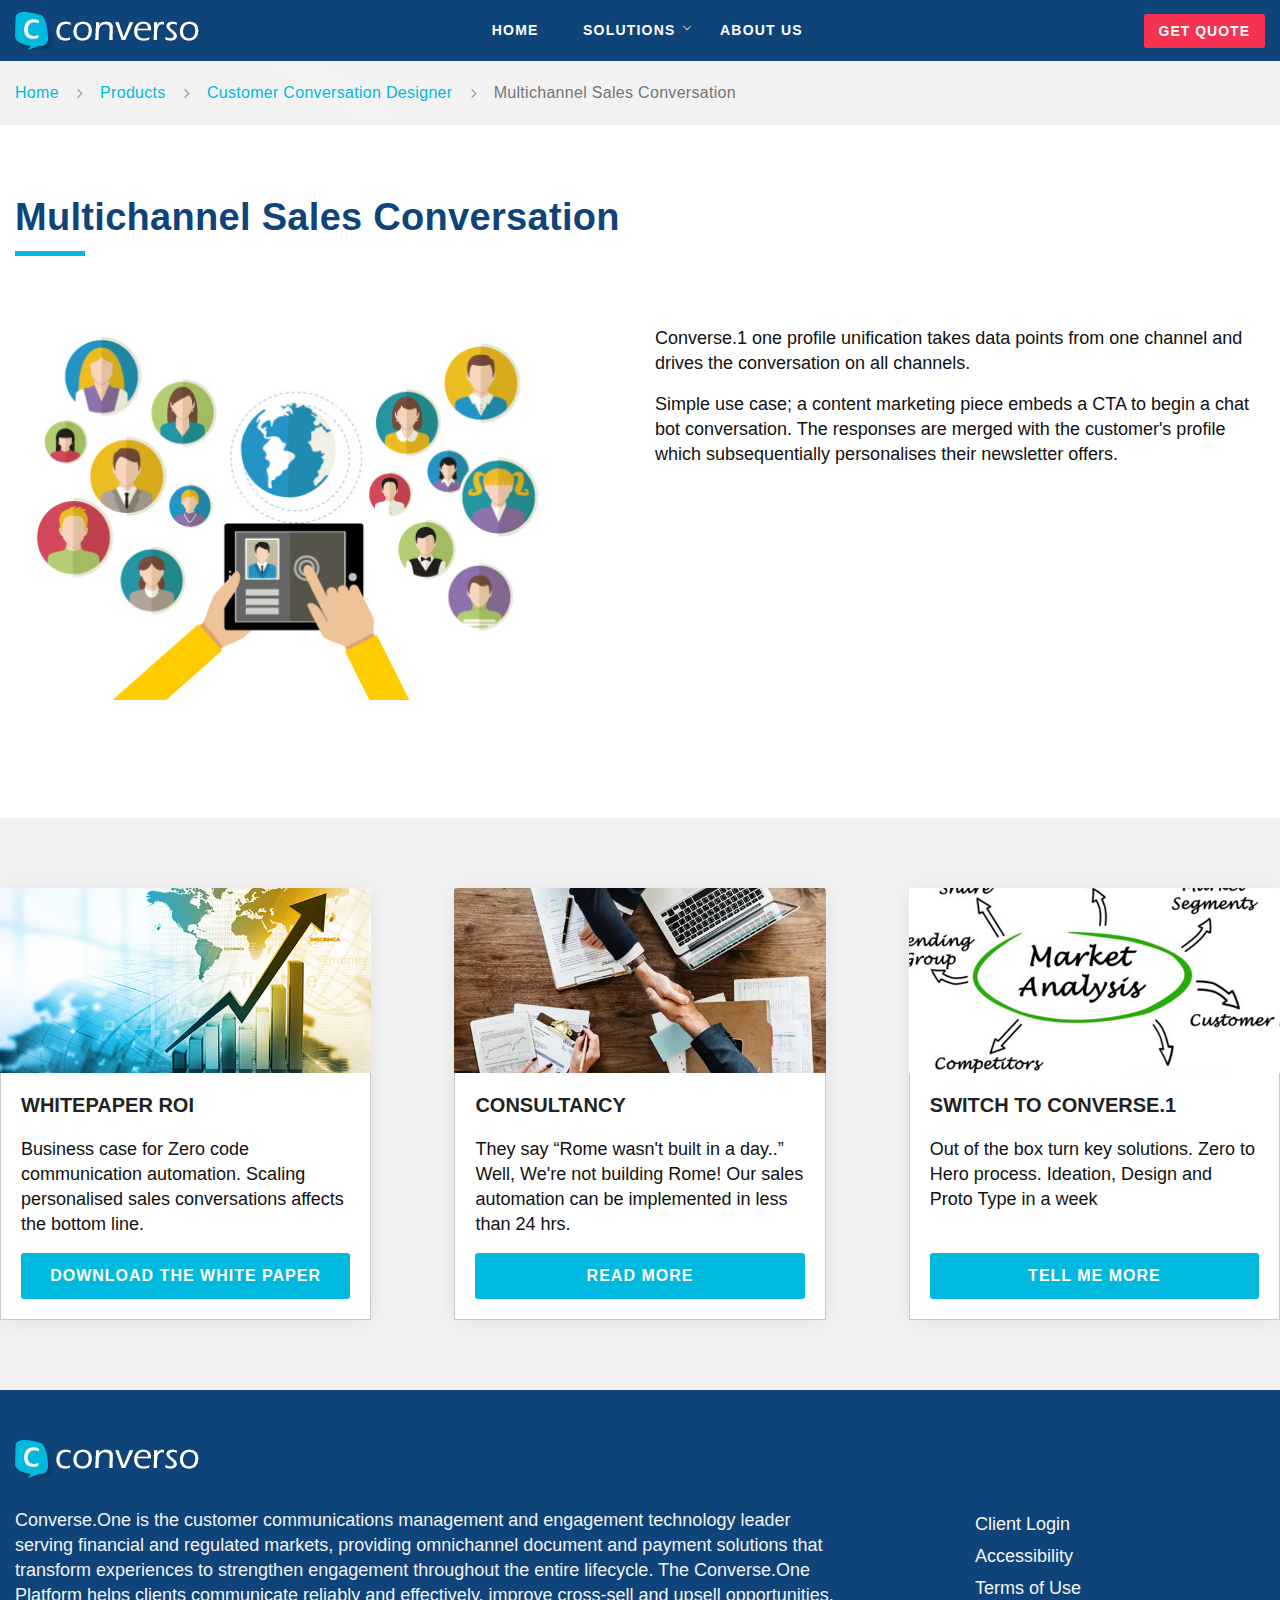
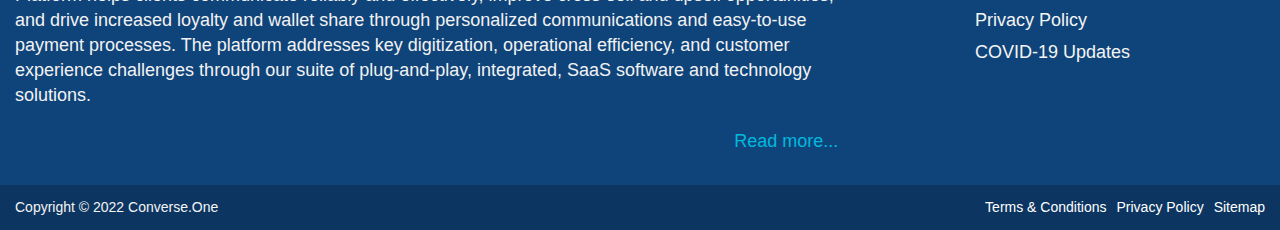
<file: multichannel-sales.html>
<!doctype html>
<html lang="en">
    <head>
        <!-- :: Required Meta Tags -->
        <meta charset="utf-8">
        <meta http-equiv="X-UA-Compatible" content="IE=edge">
        <meta name="viewport" content="width=device-width, initial-scale=1, shrink-to-fit=no">
        <meta name="description" content="">
        <meta name="keywords" content="">

        <!-- :: Bootstrap CSS -->
        <link rel="stylesheet" href="assets/css/bootstrap.min.css">
        <!-- :: Favicon -->
        <link rel="icon" type="image/png" href="assets/images/favicon.png">

        <!-- :: Title -->
        <title>Converse.One::Multichannel Sales Conversation</title>
        
        <!-- :: Google Fonts -->
        <link href="https://fonts.googleapis.com/css2?family=Noto+Sans:wght@300;400;700&family=Open+Sans:wght@300;400;700&display=swap" rel="stylesheet">

        <!-- :: FontAwesome -->
        <link rel="stylesheet" href="assets/fonts/fontawesome/css/all.min.css">
        
        <!-- :: FlatIcon -->
        <link rel="stylesheet" href="assets/fonts/flaticon/css/flaticon.css">
        
        <!-- :: OWL Carousel -->
        <link rel="stylesheet" href="assets/css/owl.carousel.min.css">
        <link rel="stylesheet" href="assets/css/owl.theme.default.min.css">
        
        <!-- :: Animate -->
        <link rel="stylesheet" href="assets/css/animate.min.css">

        <!-- :: Lity -->
        <link rel="stylesheet" href="assets/css/lity.min.css">
        
        <!-- :: Style CSS -->
        <link rel="stylesheet" href="assets/css/style.css">

        <!-- :: Style Responsive CSS -->
        <link rel="stylesheet" href="assets/css/responsive.css">
        
        <!--[if lt IE 9]>
            <script src="https://oss.maxcdn.com/libs/html5shiv/3.7.0/html5shiv.js"></script>
            <script src="https://oss.maxcdn.com/libs/respond.js/1.4.2/respond.min.js"></script>
        <![endif]-->
    </head>
    <body>
        <!-- :: Loading -->
        <div class="loading">
            <div class="loading-box">
                <div class="lds-ring">
                    <div></div>
                    <div></div>
                    <div></div>
                    <div></div>
                </div>
            </div>
        </div>        
        <!-- :: Navbar -->
        <nav class="nav-bar" id="nav-placeholder"></nav>
        <section class="breadcrumb-header" id="page">
            <!-- <div class="overlay"></div> -->
            <div class="container">
                <div class="row">
                    <div class="col-md-12">
                        <div class="banner">
                            <!-- <h1>Lead Nurturing Automation</h1> -->
                            <ul>
                                <li><a href="index.html">Home</a></li>
                                <li><i class="fas fa-angle-right"></i></li>
                                <li><a href="#">Products</a></li>
                                <li><i class="fas fa-angle-right"></i></li>
                                <li><a href="#">Customer Conversation Designer</a></li>
                                <li><i class="fas fa-angle-right"></i></li>
                                <li>Multichannel Sales Conversation</li>
                            </ul>
                        </div>
                    </div>
                </div>
            </div>
        </section>
        <div class="benfits py-70-70">
            <div class="container">
                <div class="sec-title sec-title-left">
                    <h3>Multichannel Sales Conversation</h3>
                    <!-- <h5 class="font-weight-bold mb-3"></h5> -->
                </div>
                <div class="row">
                    <div class="col-md-6">
                        <div class="row img-box mr-lg-5 mb-5">
                            <div class="col">
                                <img class="img-fluid" src="assets/images/products/profile-enrichment.jpg" alt="Profile enrichment through conversation">
                            </div>
                        </div>
                    </div>
                    <div class="col-md-6">
                        <div class="text-box">                            
                            <p>Converse.1 one profile unification takes data points from one channel and drives the conversation on all channels.</p>
                            <p>Simple use case; a content marketing piece embeds a CTA to begin a chat bot conversation. The responses are merged with the customer's profile which subsequentially personalises their newsletter offers.</p>
                        </div>
                    </div>                    
                </div>
                
            </div>
        </div>
        <section class="feature bg-grey py-70-70">
            <div class="container">
                <div class="row feature-items">
                    <div class="col-md-4 feature-item">
                        <div class="card">
                            <img src="assets/images/feature/feature_1.jpg" class="card-img-top" alt="...">
                            <div class="card-body">
                                <h5 class="card-title">WhitePaper ROI</h5>
                                <p class="card-text">Business case for Zero code communication automation. Scaling personalised sales 
                                    conversations affects the bottom line.</p>
                                <a href="#" class="btn-1 btn-big">Download the white paper</a>
                            </div>
                        </div>
                    </div>
                    <div class="col-md-4 feature-item">
                        <div class="card">
                            <img src="assets/images/feature/feature_2.jpg" class="card-img-top" alt="...">
                            <div class="card-body">
                                <h5 class="card-title">Consultancy</h5>
                                <p class="card-text">They say “Rome wasn't built in a day..” Well, We're not building Rome! Our sales automation can be implemented in less than 24 hrs.</p>
                                <a href="#" class="btn-1 btn-big">Read More</a>
                            </div>
                        </div>
                    </div>
                    <div class="col-md-4 feature-item">
                        <div class="card">
                            <img src="assets/images/feature/feature_3.jpg" class="card-img-top" alt="...">
                            <div class="card-body">
                                <h5 class="card-title">Switch to Converse.1 </h5>
                                <p class="card-text">Out of the box turn key solutions. Zero to Hero process. Ideation, Design and Proto Type in a week</p>
                                <a href="#" class="btn-1 btn-big">Tell me more</a>
                            </div>
                        </div>
                    </div>                
                </div>
            </div>
        </section>
        <!-- :: Footer -->
        <footer class="footer" id="footer-placeholder"></footer>
        <!-- :: Scroll UP -->
        <div class="scroll-up">
            <a href="#page" class="move-section">
                <i class="fas fa-long-arrow-alt-up"></i>
            </a>
        </div>        
        <!-- :: jQuery JS -->
        <script src="assets/js/jquery-3.5.1.min.js"></script>
        
        <!-- :: Popper JS -->
        <script src="assets/js/popper.min.js"></script>
        
        <!-- :: BootStrap JS -->
        <script src="assets/js/bootstrap.min.js"></script>

        <!-- :: Main JS -->
        <script src="assets/js/main.js"></script>
    </body>
</html>
</file>
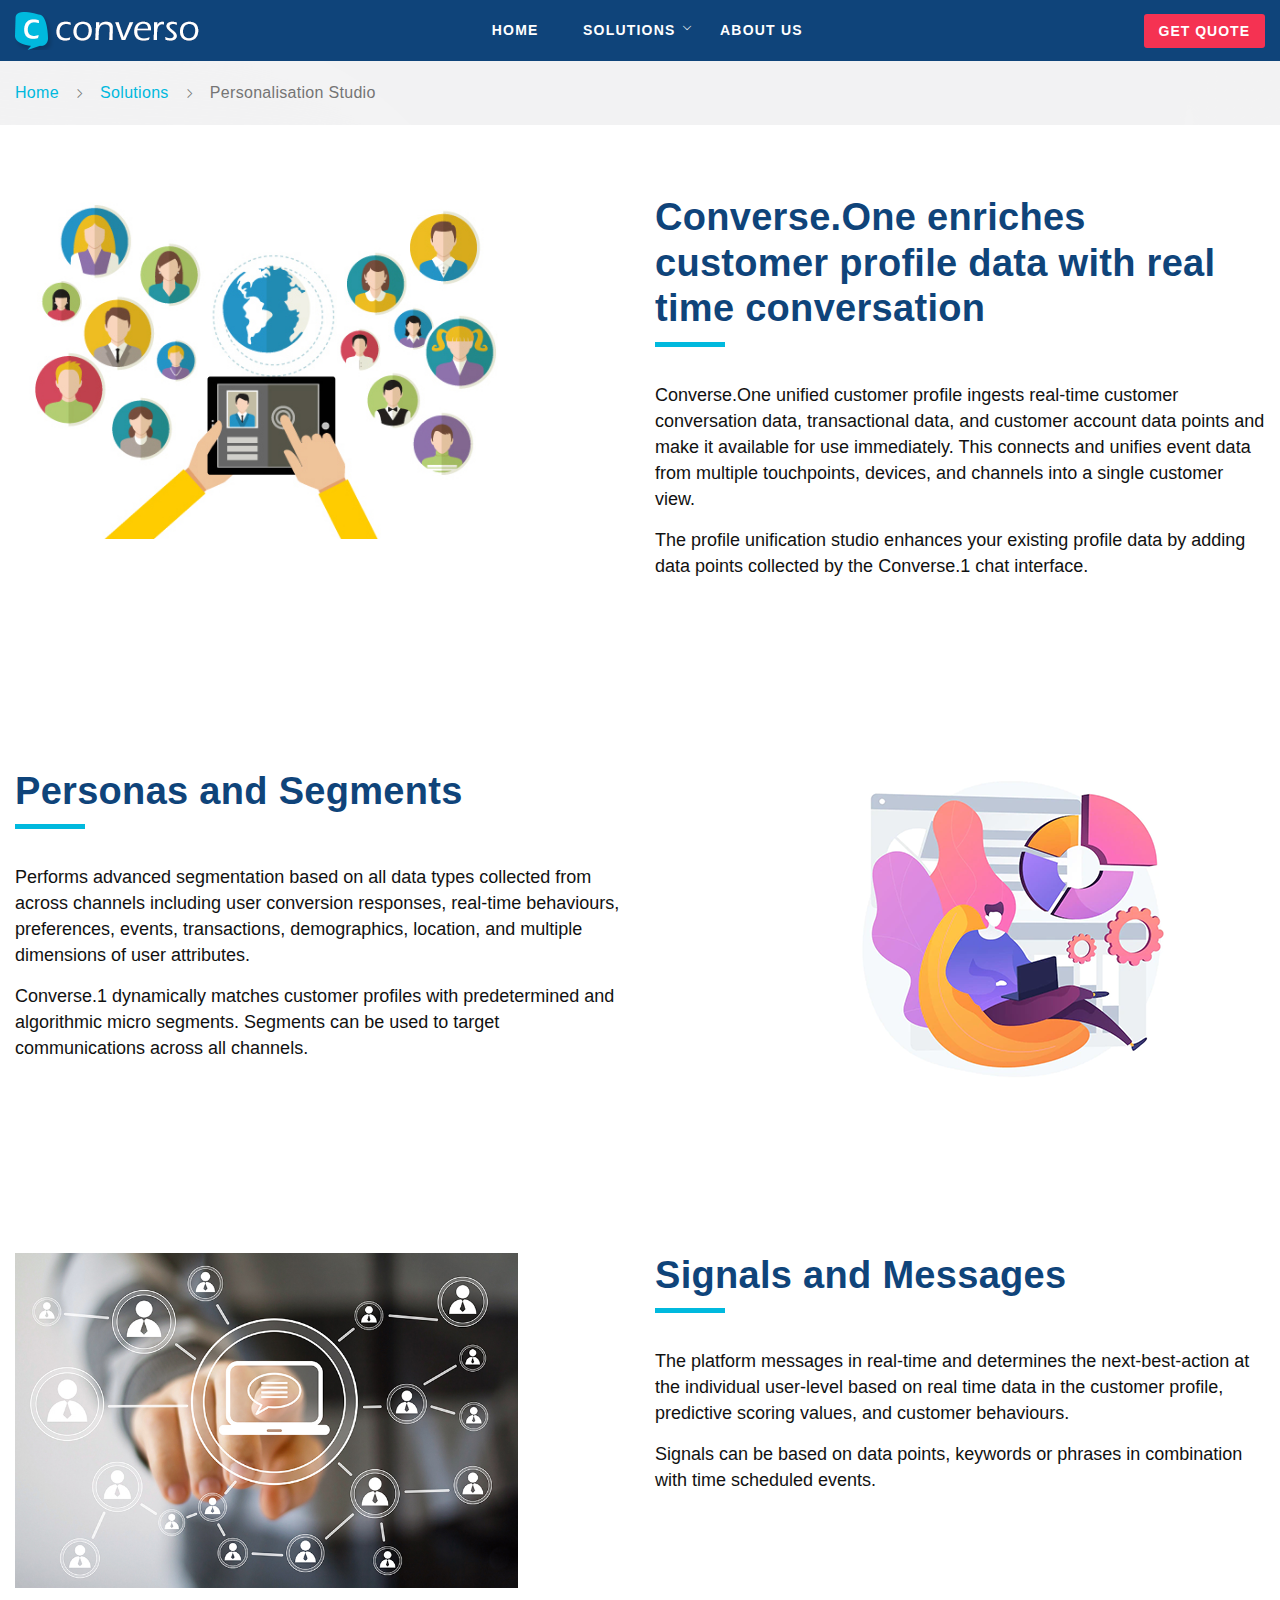
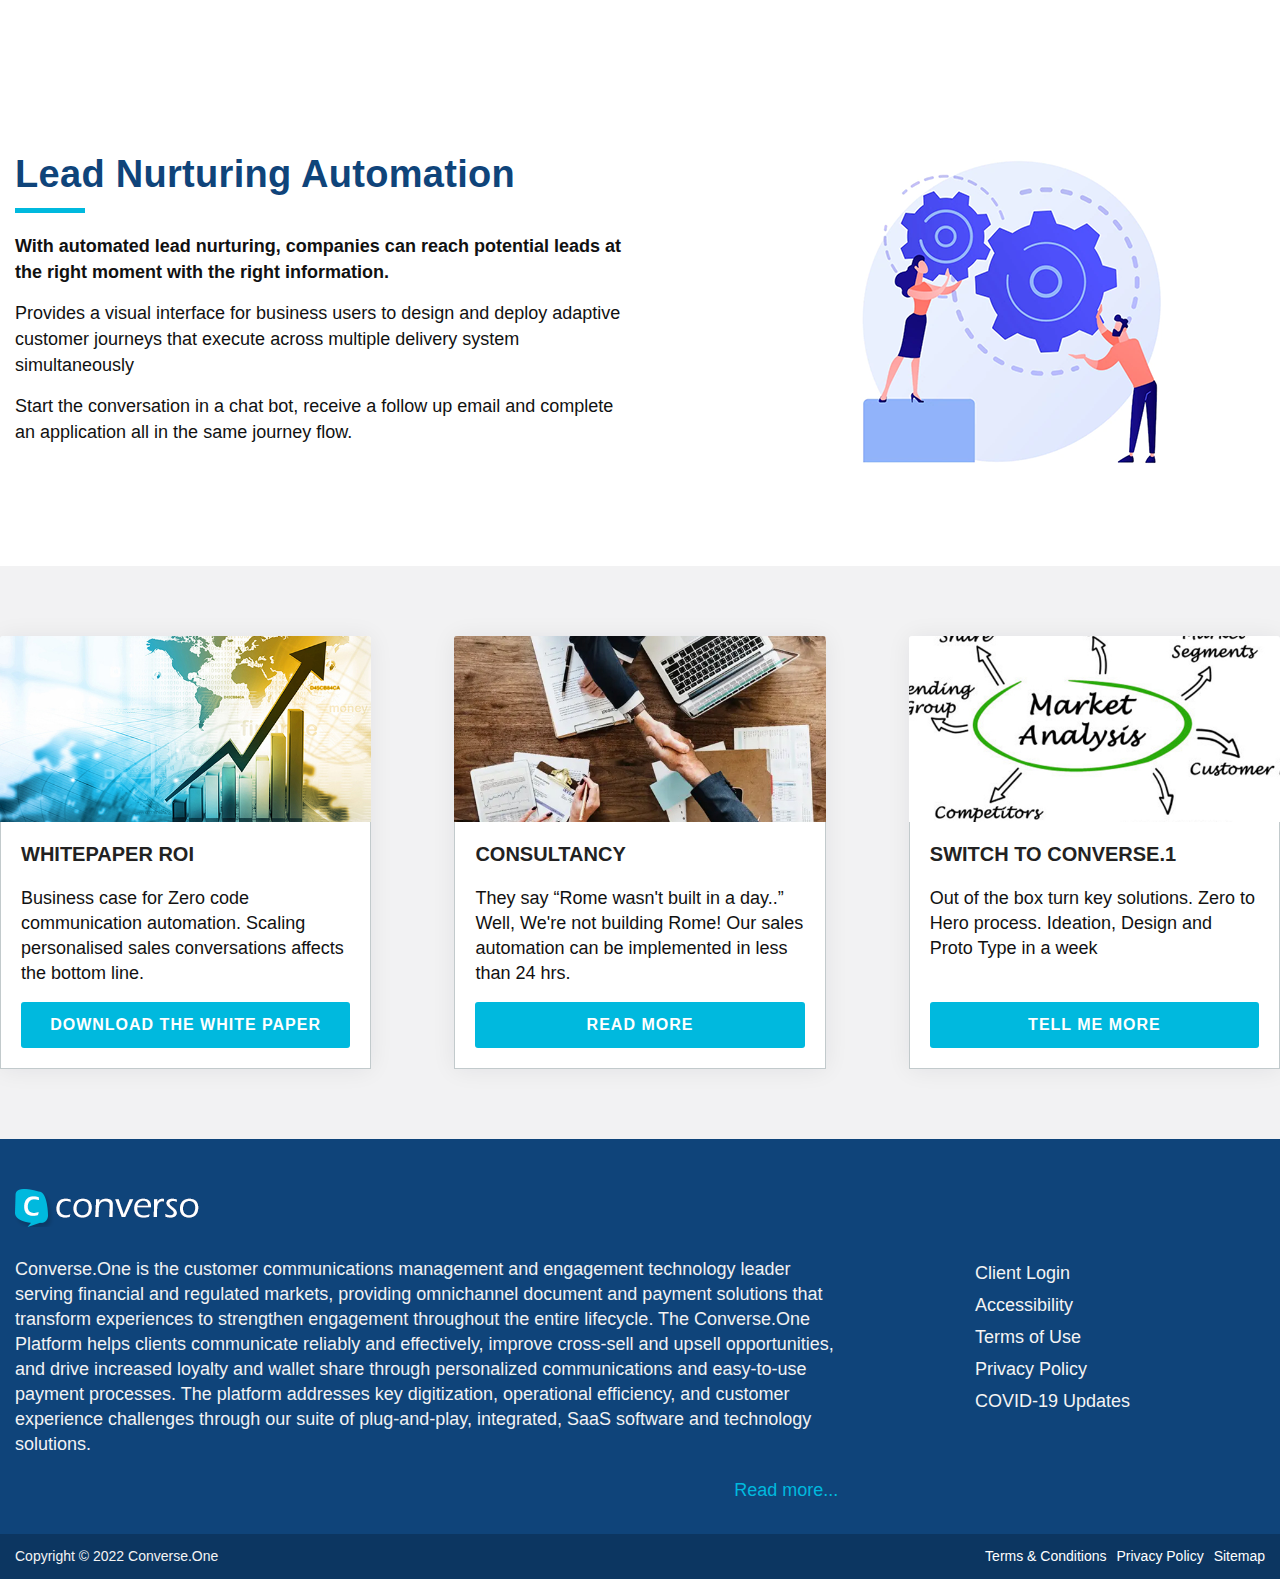
<file: personalisation-studio.html>
<!doctype html>
<html lang="en">
    <head>
        <!-- :: Required Meta Tags -->
        <meta charset="utf-8">
        <meta http-equiv="X-UA-Compatible" content="IE=edge">
        <meta name="viewport" content="width=device-width, initial-scale=1, shrink-to-fit=no">
        <meta name="description" content="">
        <meta name="keywords" content="">

        <!-- :: Bootstrap CSS -->
        <link rel="stylesheet" href="assets/css/bootstrap.min.css">
        <!-- :: Favicon -->
        <link rel="icon" type="image/png" href="assets/images/favicon.png">

        <!-- :: Title -->
        <title>Converse.One::Personalisation Studio</title>
        
        <!-- :: Google Fonts -->
        <link href="https://fonts.googleapis.com/css2?family=Noto+Sans:wght@300;400;700&family=Open+Sans:wght@300;400;700&display=swap" rel="stylesheet">

        <!-- :: FontAwesome -->
        <link rel="stylesheet" href="assets/fonts/fontawesome/css/all.min.css">
        
        <!-- :: FlatIcon -->
        <link rel="stylesheet" href="assets/fonts/flaticon/css/flaticon.css">
        
        <!-- :: OWL Carousel -->
        <link rel="stylesheet" href="assets/css/owl.carousel.min.css">
        <link rel="stylesheet" href="assets/css/owl.theme.default.min.css">
        
        <!-- :: Animate -->
        <link rel="stylesheet" href="assets/css/animate.min.css">

        <!-- :: Lity -->
        <link rel="stylesheet" href="assets/css/lity.min.css">
        
        <!-- :: Style CSS -->
        <link rel="stylesheet" href="assets/css/style.css">

        <!-- :: Style Responsive CSS -->
        <link rel="stylesheet" href="assets/css/responsive.css">
        
        <!--[if lt IE 9]>
            <script src="https://oss.maxcdn.com/libs/html5shiv/3.7.0/html5shiv.js"></script>
            <script src="https://oss.maxcdn.com/libs/respond.js/1.4.2/respond.min.js"></script>
        <![endif]-->
    </head>
    <body>
        <!-- :: Loading -->
        <div class="loading">
            <div class="loading-box">
                <div class="lds-ring">
                    <div></div>
                    <div></div>
                    <div></div>
                    <div></div>
                </div>
            </div>
        </div>        
        <!-- :: Navbar -->
        <nav class="nav-bar" id="nav-placeholder"></nav>
        <section class="breadcrumb-header" id="page">
            <!-- <div class="overlay"></div> -->
            <div class="container" id="profile-enrichment">
                <div class="row">
                    <div class="col-md-12">
                        <div class="banner">
                            <!-- <h1>Profile enrichment through conversation</h1> -->
                            <ul>
                                <li><a href="index.html">Home</a></li>
                                <li><i class="fas fa-angle-right"></i></li>
                                <li><a href="#">Solutions</a></li>
                                <li><i class="fas fa-angle-right"></i></li>
                                <li>Personalisation Studio</li>
                            </ul>
                        </div>
                    </div>
                </div>
            </div>
        </section>
        <div class="benfits py-70-70">
            <div class="container-fluid container-lg">
                <div class="row">
                    <div class="col-md-6 col-lg-5 text-center mb-4">
                        <img class="img-fluid" src="assets/images/products/profile-enrichment.jpg" alt="Profile enrichment through conversation">
                    </div>
                    <div class="col-md-6 col-lg-6 offset-lg-1">
                        <div class="text-box">
                            <div class="sec-title sec-title-left">
                                <h3>Converse.One enriches customer profile data with real time conversation</h3>                            
                                <p class="font-weight-bold"></p>
                                <p>Converse.One unified customer profile ingests real-time customer conversation data, transactional data, and customer account data points and make it available for use immediately. This connects and unifies event data from multiple touchpoints, devices, and channels into a single customer view.</p>
                                <p>The profile unification studio enhances your existing profile data by adding data points collected by the Converse.1 chat interface.</p>
                            </div>
                        </div>
                    </div>                    
                </div>                
            </div>
        </div>
        <div class="benfits py-70-70" id="personas-segments">
            <div class="container-fluid container-lg">                
                <div class="row">
                    <div class="col-md-6 col-lg-5 order-lg-2 offset-lg-1 text-center mb-4">
                        <img class="img-fluid" src="assets/images/products/personas.png" alt="Personas and Segments">
                    </div>
                    <div class="col-md-6 col-lg-6">
                        <div class="text-box">
                            <div class="sec-title sec-title-left">
                                <h3>Personas and Segments</h3>                            
                                <p class="font-weight-bold"></p>
                                <p>Performs advanced segmentation based on all data types collected from across channels including user conversion responses, real-time behaviours, preferences, events, transactions, demographics, location, and multiple dimensions of user attributes.</p>
                                <p>Converse.1 dynamically matches customer profiles with predetermined and algorithmic micro segments. Segments can be used to target communications across all channels.</p>
                            </div>
                        </div>
                    </div>                    
                </div>                
            </div>
        </div>
        <div class="benfits py-70-70" id="signals-messaging">
            <div class="container-fluid container-lg">                
                <div class="row">
                    <div class="col-md-5 col-lg-5 text-center mb-4">
                        <img class="img-fluid" src="assets/images/products/signal-messages.jpg" alt="Signals and Messages">
                    </div>
                    <div class="col-md-6 col-lg-6 offset-lg-1">
                        <div class="text-box">
                            <div class="sec-title sec-title-left">
                                <h3>Signals and Messages</h3>                            
                                <p class="font-weight-bold"></p>
                                <p>The platform messages in real-time and determines the next-best-action at the individual user-level based on real time data in the customer profile, predictive scoring values, and customer behaviours.</p>
                                <p>Signals can be based on data points, keywords or phrases in combination with time scheduled events.</p>
                            </div>
                        </div>
                    </div>                    
                </div>                
            </div>
        </div>        
        <div class="benfits py-70-70" id="lead-nurturing">
            <div class="container-fluid container-lg">                
                <div class="row">
                    <div class="col-md-6 col-lg-5 order-lg-2 offset-lg-1 text-center mb-4">
                        <img class="img-fluid" src="assets/images/products/nurturing.png" alt="Lead Nurturing Automation">
                    </div>
                    <div class="col-md-6 col-lg-6">
                        <div class="text-box">
                            <div class="sec-title sec-title-left">
                                <h3>Lead Nurturing Automation</h3>                            
                                <p class="font-weight-bold">With automated lead nurturing, companies can reach potential leads at the 
                                right moment with the right information.</p>
                                <p>Provides a visual interface for business users to design and deploy adaptive customer journeys that execute across multiple delivery system simultaneously</p>
                                <p>Start the conversation in a chat bot, receive a follow up email and complete an application all in the same journey flow.</p>
                            </div>
                        </div>
                    </div>                    
                </div>                
            </div>
        </div>
        <section class="feature bg-grey py-70-70">
            <div class="container">
                <div class="row feature-items">
                    <div class="col-md-4 feature-item">
                        <div class="card">
                            <img src="assets/images/feature/feature_1.jpg" class="card-img-top" alt="...">
                            <div class="card-body">
                                <h5 class="card-title">WhitePaper ROI</h5>
                                <p class="card-text">Business case for Zero code communication automation. Scaling personalised sales 
                                    conversations affects the bottom line.</p>
                                <a href="#" class="btn-1 btn-big">Download the white paper</a>
                            </div>
                        </div>
                    </div>
                    <div class="col-md-4 feature-item">
                        <div class="card">
                            <img src="assets/images/feature/feature_2.jpg" class="card-img-top" alt="...">
                            <div class="card-body">
                                <h5 class="card-title">Consultancy</h5>
                                <p class="card-text">They say “Rome wasn't built in a day..” Well, We're not building Rome! Our sales automation can be implemented in less than 24 hrs.</p>
                                <a href="#" class="btn-1 btn-big">Read More</a>
                            </div>
                        </div>
                    </div>
                    <div class="col-md-4 feature-item">
                        <div class="card">
                            <img src="assets/images/feature/feature_3.jpg" class="card-img-top" alt="...">
                            <div class="card-body">
                                <h5 class="card-title">Switch to Converse.1 </h5>
                                <p class="card-text">Out of the box turn key solutions. Zero to Hero process. Ideation, Design and Proto Type in a week</p>
                                <a href="#" class="btn-1 btn-big">Tell me more</a>
                            </div>
                        </div>
                    </div>                
                </div>
            </div>
        </section>
        <!-- :: Footer -->
        <footer class="footer" id="footer-placeholder"></footer>
        <!-- :: Scroll UP -->
        <div class="scroll-up">
            <a href="#page" class="move-section">
                <i class="fas fa-long-arrow-alt-up"></i>
            </a>
        </div>        
        <!-- :: jQuery JS -->
        <script src="assets/js/jquery-3.5.1.min.js"></script>
        
        <!-- :: Popper JS -->
        <script src="assets/js/popper.min.js"></script>
        
        <!-- :: BootStrap JS -->
        <script src="assets/js/bootstrap.min.js"></script>

        <!-- :: Main JS -->
        <script src="assets/js/main.js"></script>
    </body>
</html>
</file>
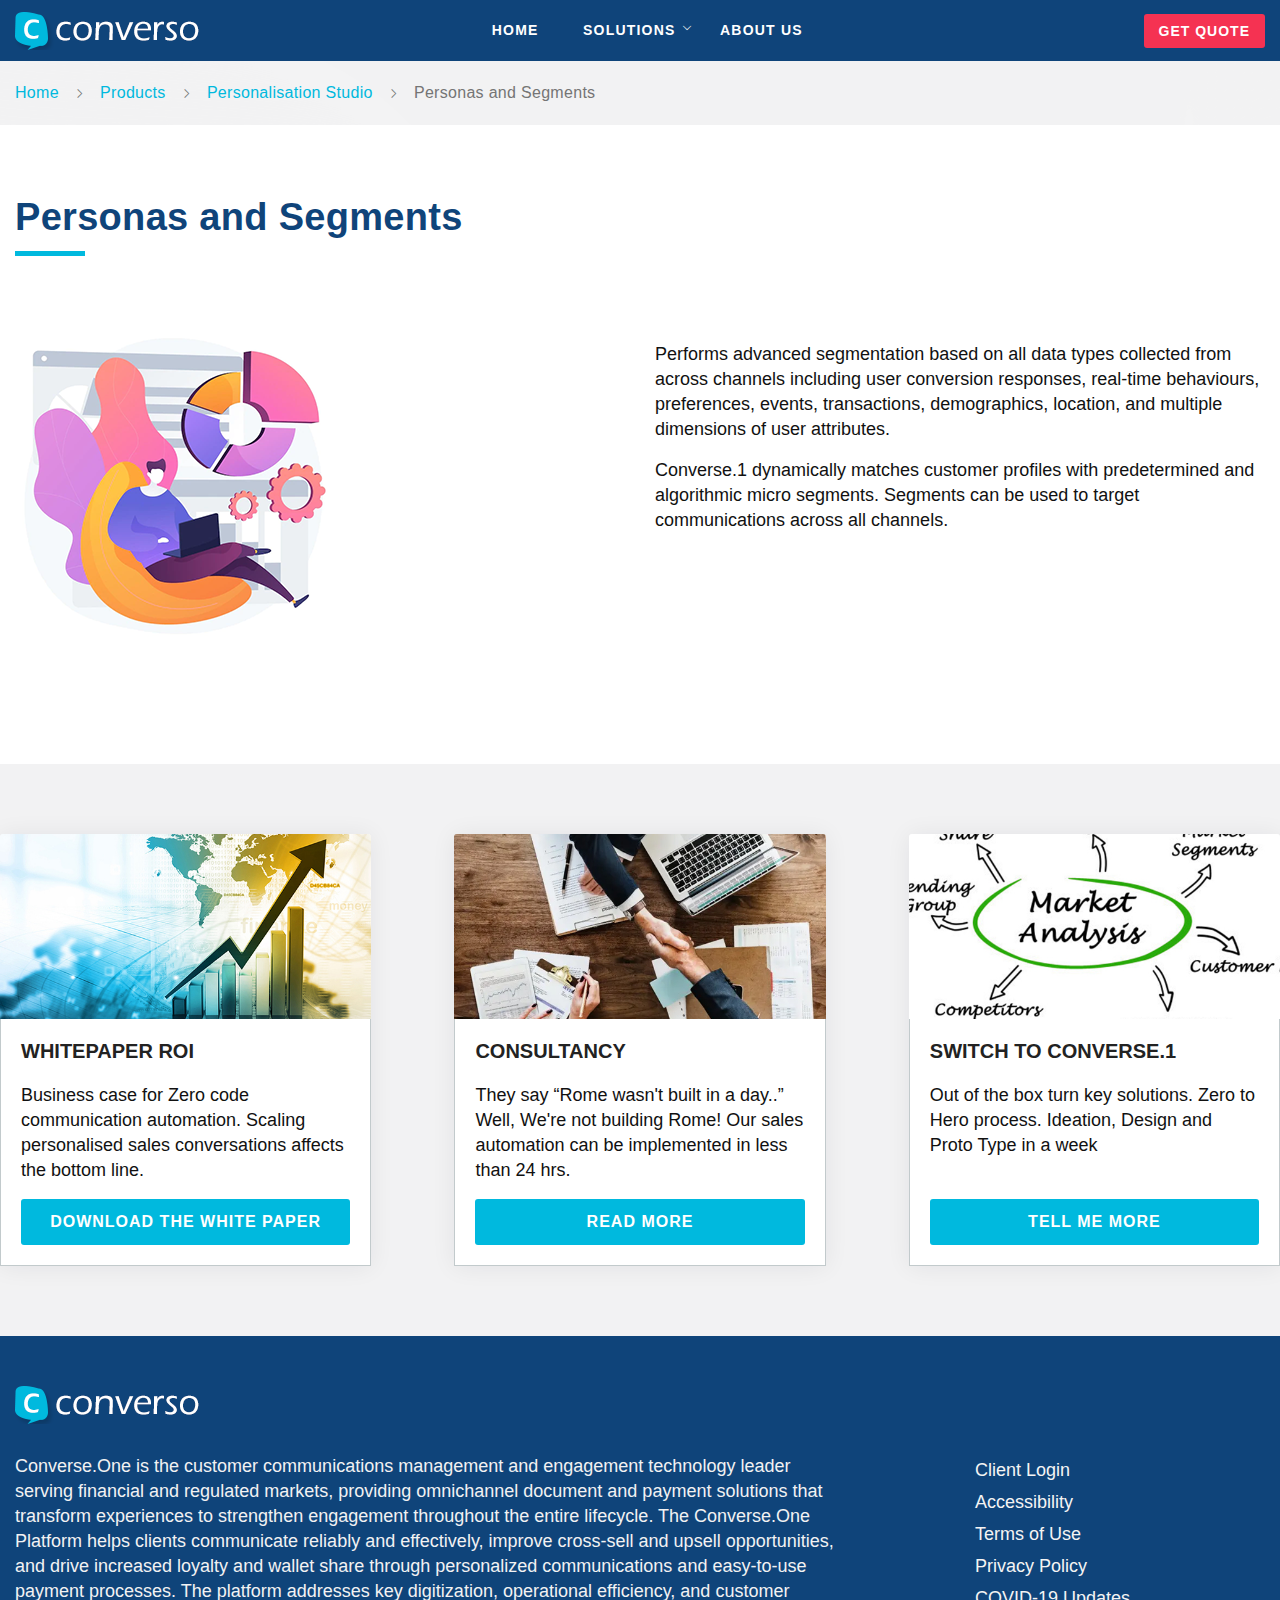
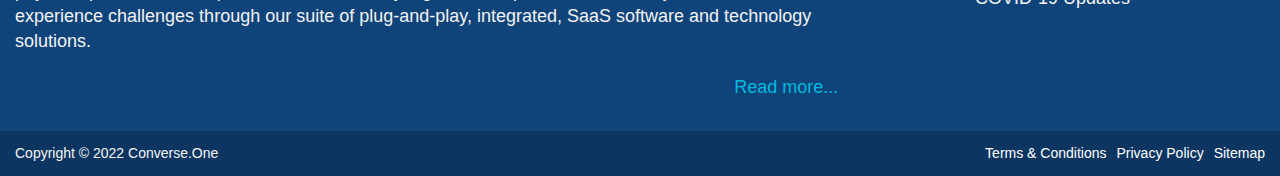
<file: personas-segments.html>
<!doctype html>
<html lang="en">
    <head>
        <!-- :: Required Meta Tags -->
        <meta charset="utf-8">
        <meta http-equiv="X-UA-Compatible" content="IE=edge">
        <meta name="viewport" content="width=device-width, initial-scale=1, shrink-to-fit=no">
        <meta name="description" content="">
        <meta name="keywords" content="">

        <!-- :: Bootstrap CSS -->
        <link rel="stylesheet" href="assets/css/bootstrap.min.css">
        <!-- :: Favicon -->
        <link rel="icon" type="image/png" href="assets/images/favicon.png">

        <!-- :: Title -->
        <title>Converse.One::Personas and Segments</title>
        
        <!-- :: Google Fonts -->
        <link href="https://fonts.googleapis.com/css2?family=Noto+Sans:wght@300;400;700&family=Open+Sans:wght@300;400;700&display=swap" rel="stylesheet">

        <!-- :: FontAwesome -->
        <link rel="stylesheet" href="assets/fonts/fontawesome/css/all.min.css">
        
        <!-- :: FlatIcon -->
        <link rel="stylesheet" href="assets/fonts/flaticon/css/flaticon.css">
        
        <!-- :: OWL Carousel -->
        <link rel="stylesheet" href="assets/css/owl.carousel.min.css">
        <link rel="stylesheet" href="assets/css/owl.theme.default.min.css">
        
        <!-- :: Animate -->
        <link rel="stylesheet" href="assets/css/animate.min.css">

        <!-- :: Lity -->
        <link rel="stylesheet" href="assets/css/lity.min.css">
        
        <!-- :: Style CSS -->
        <link rel="stylesheet" href="assets/css/style.css">

        <!-- :: Style Responsive CSS -->
        <link rel="stylesheet" href="assets/css/responsive.css">
        
        <!--[if lt IE 9]>
            <script src="https://oss.maxcdn.com/libs/html5shiv/3.7.0/html5shiv.js"></script>
            <script src="https://oss.maxcdn.com/libs/respond.js/1.4.2/respond.min.js"></script>
        <![endif]-->
    </head>
    <body>
        <!-- :: Loading -->
        <div class="loading">
            <div class="loading-box">
                <div class="lds-ring">
                    <div></div>
                    <div></div>
                    <div></div>
                    <div></div>
                </div>
            </div>
        </div>        
        <!-- :: Navbar -->
        <nav class="nav-bar" id="nav-placeholder"></nav>
        <section class="breadcrumb-header" id="page">
            <!-- <div class="overlay"></div> -->
            <div class="container">
                <div class="row">
                    <div class="col-md-12">
                        <div class="banner">
                            <!-- <h1>Personas and Segments</h1> -->
                            <ul>
                                <li><a href="index.html">Home</a></li>
                                <li><i class="fas fa-angle-right"></i></li>
                                <li><a href="#">Products</a></li>
                                <li><i class="fas fa-angle-right"></i></li>
                                <li><a href="#">Personalisation Studio</a></li>
                                <li><i class="fas fa-angle-right"></i></li>
                                <li>Personas and Segments</li>
                            </ul>
                        </div>
                    </div>
                </div>
            </div>
        </section>
        <div class="benfits py-70-70">
            <div class="container">
                <div class="sec-title sec-title-left">
                    <h3>Personas and Segments</h3>
                    <!-- <h5 class="font-weight-bold mb-3"></h5> -->
                </div>
                <div class="row">
                    <div class="col-md-6">
                        <div class="row img-box mr-lg-5 mb-5">
                            <div class="col">
                                <img class="img-fluid" src="assets/images/products/personas.png" alt="Personas and Segments">
                            </div>
                        </div>
                    </div>
                    <div class="col-md-6">
                        <div class="text-box">                            
                            <p class="font-weight-bold"></p>
                            <p>Performs advanced segmentation based on all data types collected from across channels including user conversion responses, real-time behaviours, preferences, events, transactions, demographics, location, and multiple dimensions of user attributes.</p>
                            <p>Converse.1 dynamically matches customer profiles with predetermined and algorithmic micro segments. Segments can be used to target communications across all channels.</p>
                        </div>
                    </div>                    
                </div>
                
            </div>
        </div>
        <section class="feature bg-grey py-70-70">
            <div class="container">
                <div class="row feature-items">
                    <div class="col-md-4 feature-item">
                        <div class="card">
                            <img src="assets/images/feature/feature_1.jpg" class="card-img-top" alt="...">
                            <div class="card-body">
                                <h5 class="card-title">WhitePaper ROI</h5>
                                <p class="card-text">Business case for Zero code communication automation. Scaling personalised sales 
                                    conversations affects the bottom line.</p>
                                <a href="#" class="btn-1 btn-big">Download the white paper</a>
                            </div>
                        </div>
                    </div>
                    <div class="col-md-4 feature-item">
                        <div class="card">
                            <img src="assets/images/feature/feature_2.jpg" class="card-img-top" alt="...">
                            <div class="card-body">
                                <h5 class="card-title">Consultancy</h5>
                                <p class="card-text">They say “Rome wasn't built in a day..” Well, We're not building Rome! Our sales automation can be implemented in less than 24 hrs.</p>
                                <a href="#" class="btn-1 btn-big">Read More</a>
                            </div>
                        </div>
                    </div>
                    <div class="col-md-4 feature-item">
                        <div class="card">
                            <img src="assets/images/feature/feature_3.jpg" class="card-img-top" alt="...">
                            <div class="card-body">
                                <h5 class="card-title">Switch to Converse.1 </h5>
                                <p class="card-text">Out of the box turn key solutions. Zero to Hero process. Ideation, Design and Proto Type in a week</p>
                                <a href="#" class="btn-1 btn-big">Tell me more</a>
                            </div>
                        </div>
                    </div>                
                </div>
            </div>
        </section>
        <!-- :: Footer -->
        <footer class="footer" id="footer-placeholder"></footer>
        <!-- :: Scroll UP -->
        <div class="scroll-up">
            <a href="#page" class="move-section">
                <i class="fas fa-long-arrow-alt-up"></i>
            </a>
        </div>        
        <!-- :: jQuery JS -->
        <script src="assets/js/jquery-3.5.1.min.js"></script>
        
        <!-- :: Popper JS -->
        <script src="assets/js/popper.min.js"></script>
        
        <!-- :: BootStrap JS -->
        <script src="assets/js/bootstrap.min.js"></script>

        <!-- :: Main JS -->
        <script src="assets/js/main.js"></script>
    </body>
</html>
</file>
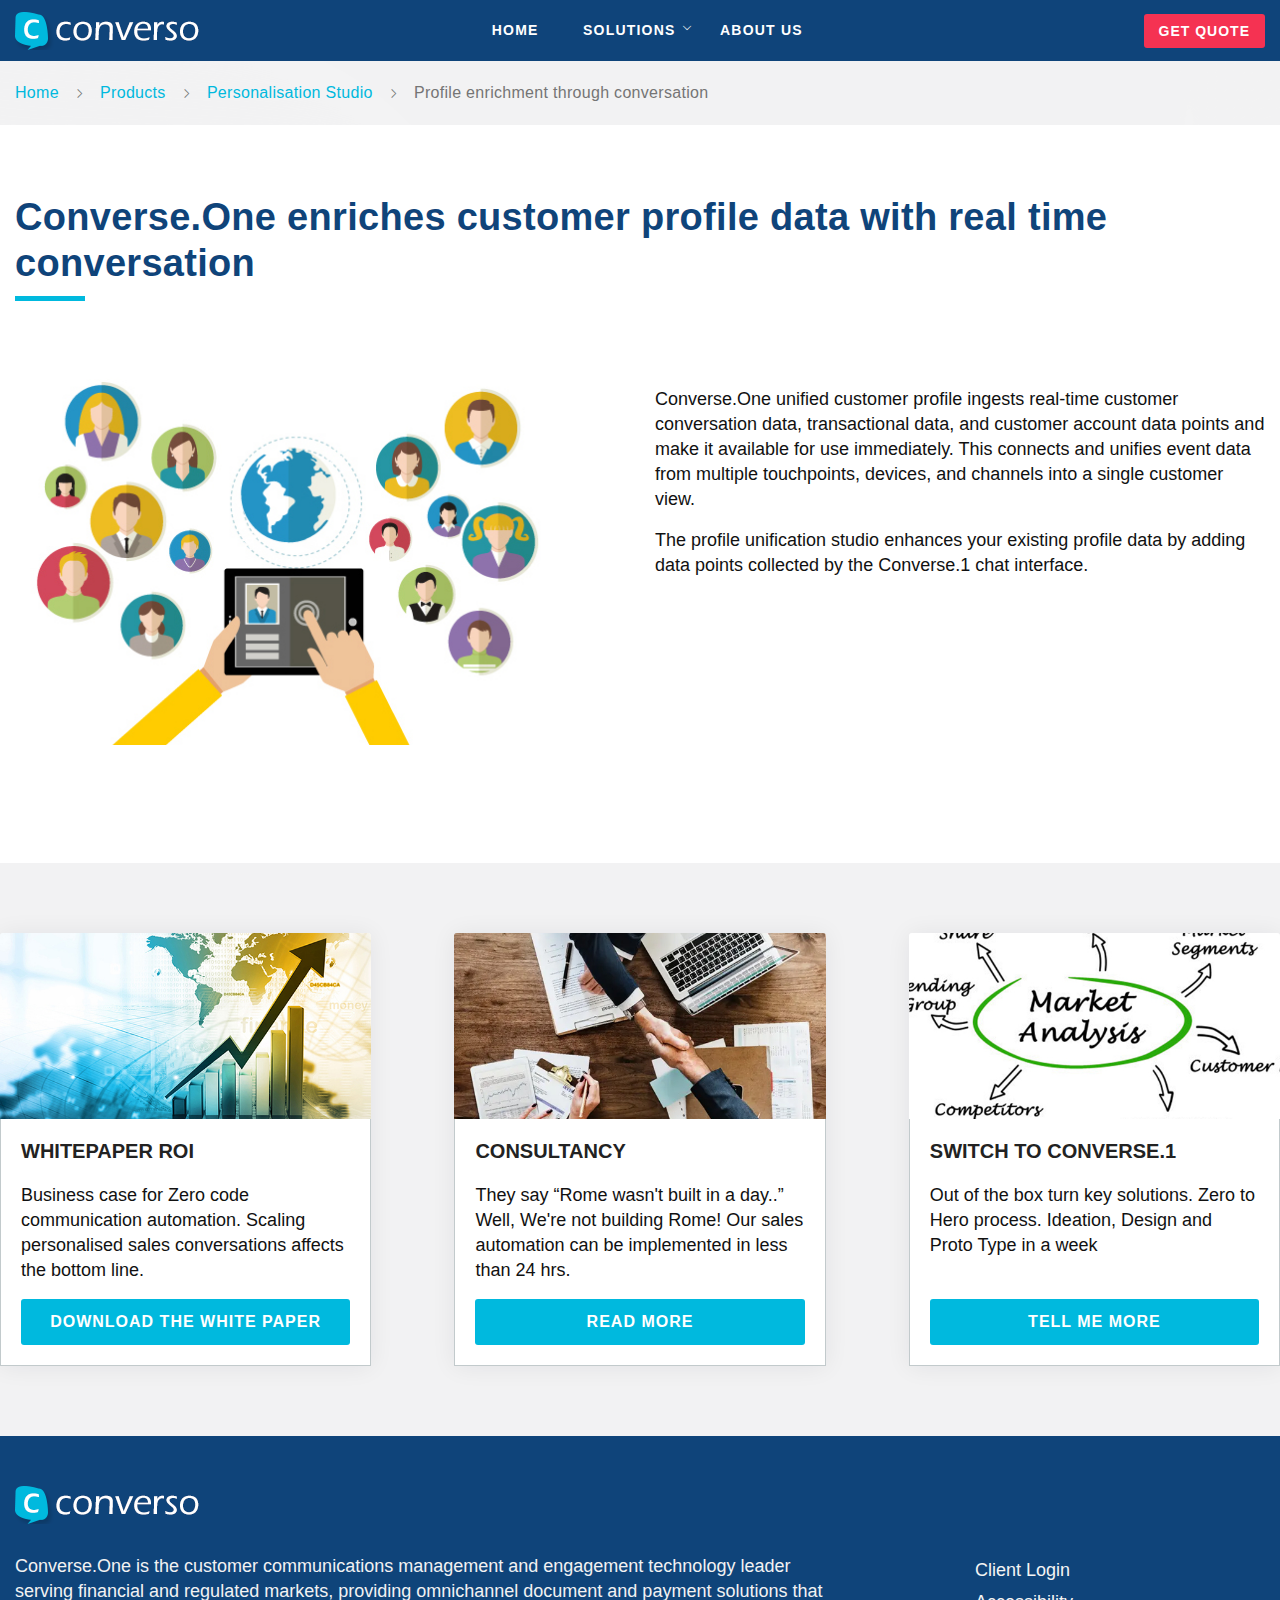
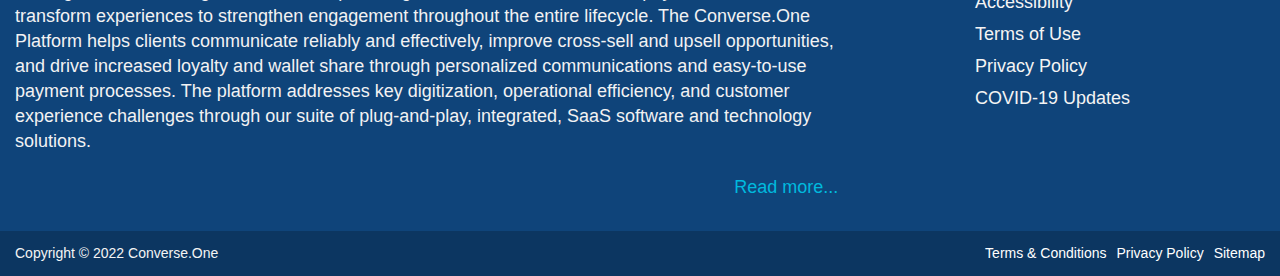
<file: profile-enrichment.html>
<!doctype html>
<html lang="en">
    <head>
        <!-- :: Required Meta Tags -->
        <meta charset="utf-8">
        <meta http-equiv="X-UA-Compatible" content="IE=edge">
        <meta name="viewport" content="width=device-width, initial-scale=1, shrink-to-fit=no">
        <meta name="description" content="">
        <meta name="keywords" content="">

        <!-- :: Bootstrap CSS -->
        <link rel="stylesheet" href="assets/css/bootstrap.min.css">
        <!-- :: Favicon -->
        <link rel="icon" type="image/png" href="assets/images/favicon.png">

        <!-- :: Title -->
        <title>Converse.One::Profile enrichment</title>
        
        <!-- :: Google Fonts -->
        <link href="https://fonts.googleapis.com/css2?family=Noto+Sans:wght@300;400;700&family=Open+Sans:wght@300;400;700&display=swap" rel="stylesheet">

        <!-- :: FontAwesome -->
        <link rel="stylesheet" href="assets/fonts/fontawesome/css/all.min.css">
        
        <!-- :: FlatIcon -->
        <link rel="stylesheet" href="assets/fonts/flaticon/css/flaticon.css">
        
        <!-- :: OWL Carousel -->
        <link rel="stylesheet" href="assets/css/owl.carousel.min.css">
        <link rel="stylesheet" href="assets/css/owl.theme.default.min.css">
        
        <!-- :: Animate -->
        <link rel="stylesheet" href="assets/css/animate.min.css">

        <!-- :: Lity -->
        <link rel="stylesheet" href="assets/css/lity.min.css">
        
        <!-- :: Style CSS -->
        <link rel="stylesheet" href="assets/css/style.css">

        <!-- :: Style Responsive CSS -->
        <link rel="stylesheet" href="assets/css/responsive.css">
        
        <!--[if lt IE 9]>
            <script src="https://oss.maxcdn.com/libs/html5shiv/3.7.0/html5shiv.js"></script>
            <script src="https://oss.maxcdn.com/libs/respond.js/1.4.2/respond.min.js"></script>
        <![endif]-->
    </head>
    <body>
        <!-- :: Loading -->
        <div class="loading">
            <div class="loading-box">
                <div class="lds-ring">
                    <div></div>
                    <div></div>
                    <div></div>
                    <div></div>
                </div>
            </div>
        </div>        
        <!-- :: Navbar -->
        <nav class="nav-bar" id="nav-placeholder"></nav>
        <section class="breadcrumb-header" id="page">
            <!-- <div class="overlay"></div> -->
            <div class="container">
                <div class="row">
                    <div class="col-md-12">
                        <div class="banner">
                            <!-- <h1>Profile enrichment through conversation</h1> -->
                            <ul>
                                <li><a href="index.html">Home</a></li>
                                <li><i class="fas fa-angle-right"></i></li>
                                <li><a href="#">Products</a></li>
                                <li><i class="fas fa-angle-right"></i></li>
                                <li><a href="#">Personalisation Studio</a></li>
                                <li><i class="fas fa-angle-right"></i></li>
                                <li>Profile enrichment through conversation</li>
                            </ul>
                        </div>
                    </div>
                </div>
            </div>
        </section>
        <div class="benfits py-70-70">
            <div class="container">
                <div class="sec-title sec-title-left">
                    <h3>Converse.One enriches customer profile data with real time conversation</h3>
                    <!-- <h5 class="font-weight-bold mb-3"></h5> -->
                </div>
                <div class="row">
                    <div class="col-md-6">
                        <div class="row img-box mr-lg-5 mb-5">
                            <div class="col">
                                <img class="img-fluid" src="assets/images/products/profile-enrichment.jpg" alt="Profile enrichment through conversation">
                            </div>
                        </div>
                    </div>
                    <div class="col-md-6">
                        <div class="text-box">                            
                            <p class="font-weight-bold"></p>
                            <p>Converse.One unified customer profile ingests real-time customer conversation data, transactional data, and customer account data points and make it available for use immediately. This connects and unifies event data from multiple touchpoints, devices, and channels into a single customer view.</p>
                            <p>The profile unification studio enhances your existing profile data by adding data points collected by the Converse.1 chat interface.</p>
                        </div>
                    </div>                    
                </div>
                
            </div>
        </div>
        <section class="feature bg-grey py-70-70">
            <div class="container">
                <div class="row feature-items">
                    <div class="col-md-4 feature-item">
                        <div class="card">
                            <img src="assets/images/feature/feature_1.jpg" class="card-img-top" alt="...">
                            <div class="card-body">
                                <h5 class="card-title">WhitePaper ROI</h5>
                                <p class="card-text">Business case for Zero code communication automation. Scaling personalised sales 
                                    conversations affects the bottom line.</p>
                                <a href="#" class="btn-1 btn-big">Download the white paper</a>
                            </div>
                        </div>
                    </div>
                    <div class="col-md-4 feature-item">
                        <div class="card">
                            <img src="assets/images/feature/feature_2.jpg" class="card-img-top" alt="...">
                            <div class="card-body">
                                <h5 class="card-title">Consultancy</h5>
                                <p class="card-text">They say “Rome wasn't built in a day..” Well, We're not building Rome! Our sales automation can be implemented in less than 24 hrs.</p>
                                <a href="#" class="btn-1 btn-big">Read More</a>
                            </div>
                        </div>
                    </div>
                    <div class="col-md-4 feature-item">
                        <div class="card">
                            <img src="assets/images/feature/feature_3.jpg" class="card-img-top" alt="...">
                            <div class="card-body">
                                <h5 class="card-title">Switch to Converse.1 </h5>
                                <p class="card-text">Out of the box turn key solutions. Zero to Hero process. Ideation, Design and Proto Type in a week</p>
                                <a href="#" class="btn-1 btn-big">Tell me more</a>
                            </div>
                        </div>
                    </div>                
                </div>
            </div>
        </section>
        <!-- :: Footer -->
        <footer class="footer" id="footer-placeholder"></footer>
        <!-- :: Scroll UP -->
        <div class="scroll-up">
            <a href="#page" class="move-section">
                <i class="fas fa-long-arrow-alt-up"></i>
            </a>
        </div>        
        <!-- :: jQuery JS -->
        <script src="assets/js/jquery-3.5.1.min.js"></script>
        
        <!-- :: Popper JS -->
        <script src="assets/js/popper.min.js"></script>
        
        <!-- :: BootStrap JS -->
        <script src="assets/js/bootstrap.min.js"></script>

        <!-- :: Main JS -->
        <script src="assets/js/main.js"></script>
    </body>
</html>
</file>
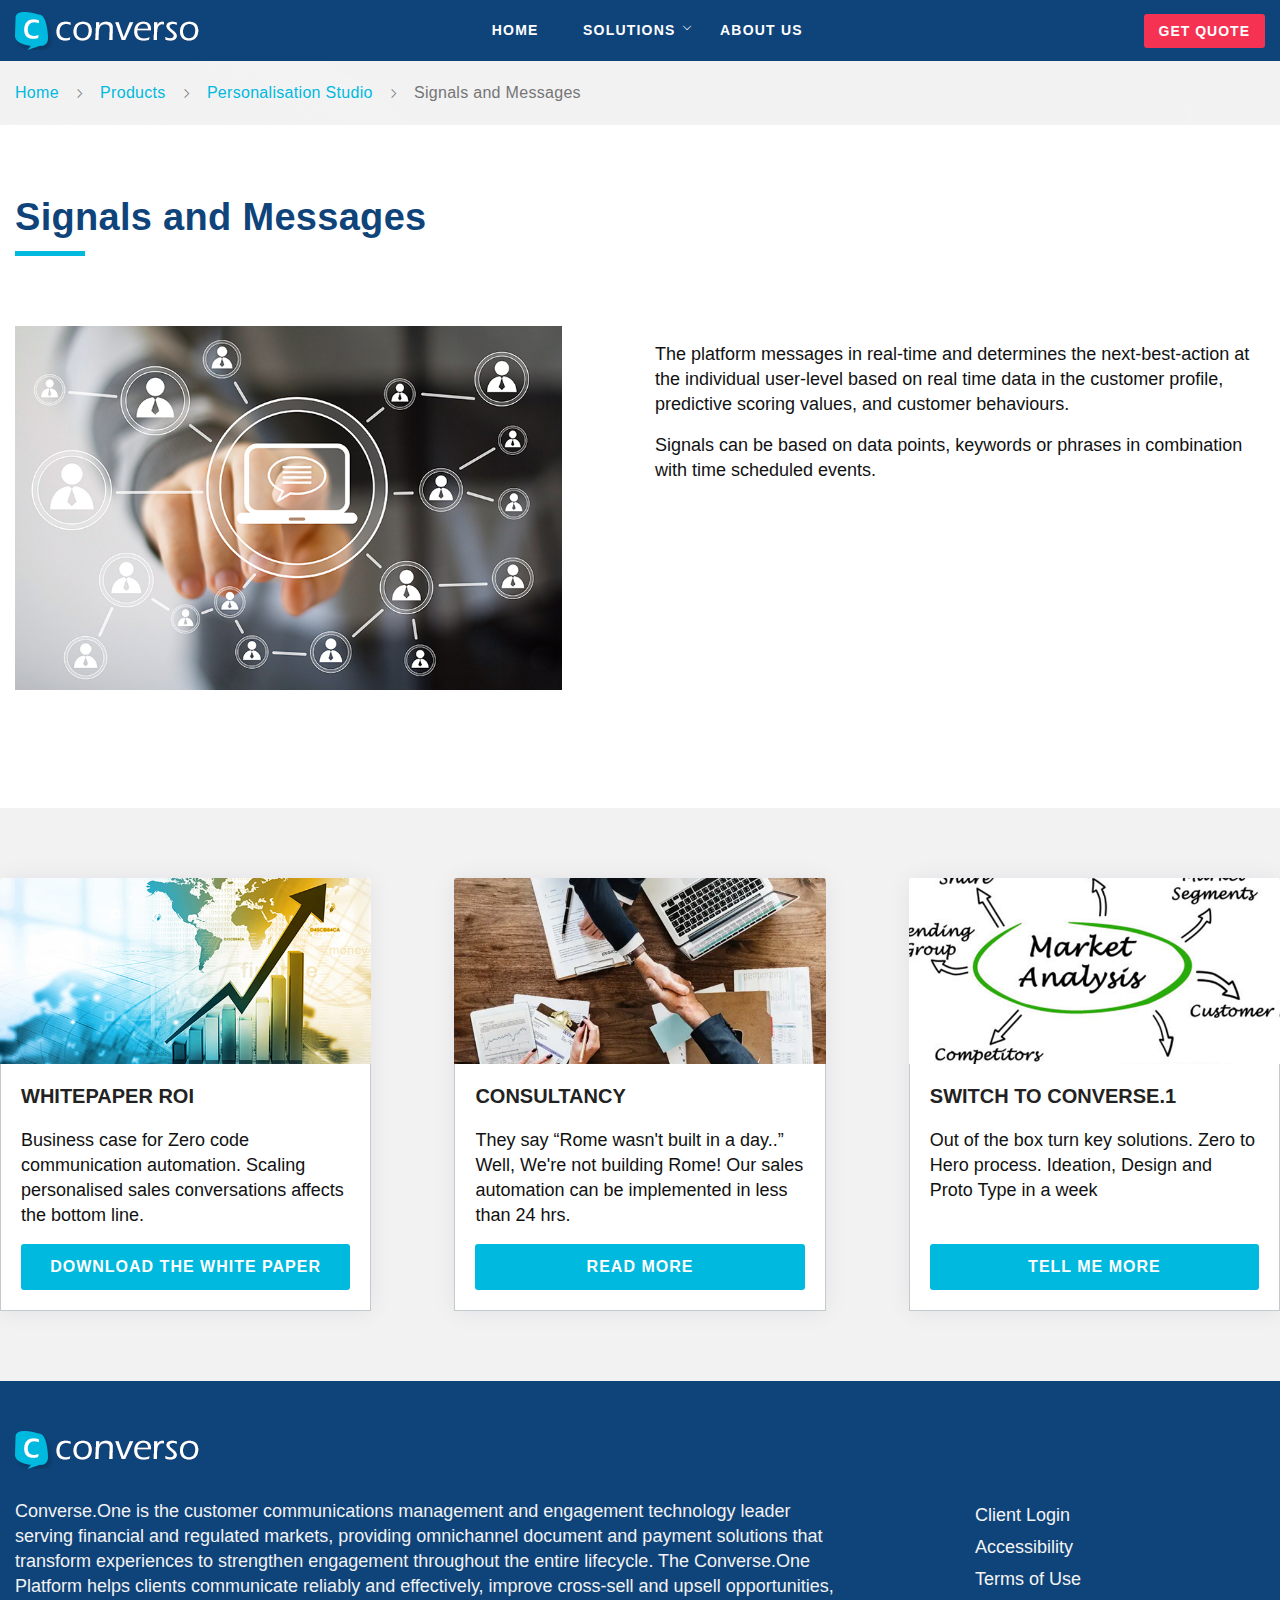
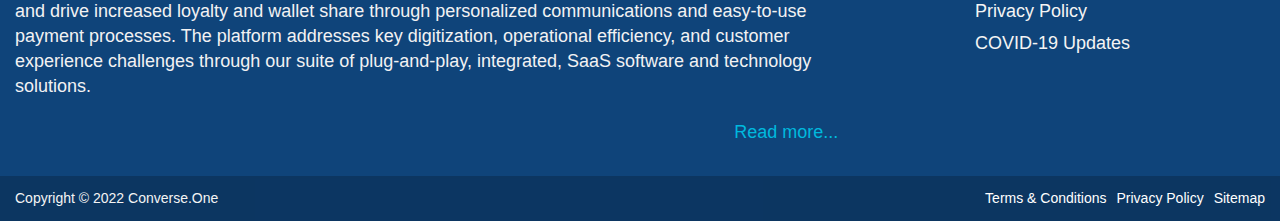
<file: signals-messaging.html>
<!doctype html>
<html lang="en">
    <head>
        <!-- :: Required Meta Tags -->
        <meta charset="utf-8">
        <meta http-equiv="X-UA-Compatible" content="IE=edge">
        <meta name="viewport" content="width=device-width, initial-scale=1, shrink-to-fit=no">
        <meta name="description" content="">
        <meta name="keywords" content="">

        <!-- :: Bootstrap CSS -->
        <link rel="stylesheet" href="assets/css/bootstrap.min.css">
        <!-- :: Favicon -->
        <link rel="icon" type="image/png" href="assets/images/favicon.png">

        <!-- :: Title -->
        <title>Converse.One::Signals and Messages</title>
        
        <!-- :: Google Fonts -->
        <link href="https://fonts.googleapis.com/css2?family=Noto+Sans:wght@300;400;700&family=Open+Sans:wght@300;400;700&display=swap" rel="stylesheet">

        <!-- :: FontAwesome -->
        <link rel="stylesheet" href="assets/fonts/fontawesome/css/all.min.css">
        
        <!-- :: FlatIcon -->
        <link rel="stylesheet" href="assets/fonts/flaticon/css/flaticon.css">
        
        <!-- :: OWL Carousel -->
        <link rel="stylesheet" href="assets/css/owl.carousel.min.css">
        <link rel="stylesheet" href="assets/css/owl.theme.default.min.css">
        
        <!-- :: Animate -->
        <link rel="stylesheet" href="assets/css/animate.min.css">

        <!-- :: Lity -->
        <link rel="stylesheet" href="assets/css/lity.min.css">
        
        <!-- :: Style CSS -->
        <link rel="stylesheet" href="assets/css/style.css">

        <!-- :: Style Responsive CSS -->
        <link rel="stylesheet" href="assets/css/responsive.css">
        
        <!--[if lt IE 9]>
            <script src="https://oss.maxcdn.com/libs/html5shiv/3.7.0/html5shiv.js"></script>
            <script src="https://oss.maxcdn.com/libs/respond.js/1.4.2/respond.min.js"></script>
        <![endif]-->
    </head>
    <body>
        <!-- :: Loading -->
        <div class="loading">
            <div class="loading-box">
                <div class="lds-ring">
                    <div></div>
                    <div></div>
                    <div></div>
                    <div></div>
                </div>
            </div>
        </div>        
        <!-- :: Navbar -->
        <nav class="nav-bar" id="nav-placeholder"></nav>
        <section class="breadcrumb-header" id="page">
            <!-- <div class="overlay"></div> -->
            <div class="container">
                <div class="row">
                    <div class="col-md-12">
                        <div class="banner">
                            <!-- <h1>Signals and Messages</h1> -->
                            <ul>
                                <li><a href="index.html">Home</a></li>
                                <li><i class="fas fa-angle-right"></i></li>
                                <li><a href="#">Products</a></li>
                                <li><i class="fas fa-angle-right"></i></li>
                                <li><a href="#">Personalisation Studio</a></li>
                                <li><i class="fas fa-angle-right"></i></li>
                                <li>Signals and Messages</li>
                            </ul>
                        </div>
                    </div>
                </div>
            </div>
        </section>
        <div class="benfits py-70-70">
            <div class="container">
                <div class="sec-title sec-title-left">
                    <h3>Signals and Messages</h3>
                    <!-- <h5 class="font-weight-bold mb-3"></h5> -->
                </div>
                <div class="row">
                    <div class="col-md-6">
                        <div class="row img-box mr-lg-5 mb-5">
                            <div class="col">
                                <img class="img-fluid" src="assets/images/products/signal-messages.jpg" alt="Profile enrichment through conversation">
                            </div>
                        </div>
                    </div>
                    <div class="col-md-6">
                        <div class="text-box">                            
                            <p class="font-weight-bold"></p>
                            <p>The platform messages in real-time and determines the next-best-action at the individual user-level based on real time data in the customer profile, predictive scoring values, and customer behaviours.</p>
                            <p>Signals can be based on data points, keywords or phrases in combination with time scheduled events.</p>
                        </div>
                    </div>                    
                </div>
                
            </div>
        </div>
        <section class="feature bg-grey py-70-70">
            <div class="container">
                <div class="row feature-items">
                    <div class="col-md-4 feature-item">
                        <div class="card">
                            <img src="assets/images/feature/feature_1.jpg" class="card-img-top" alt="...">
                            <div class="card-body">
                                <h5 class="card-title">WhitePaper ROI</h5>
                                <p class="card-text">Business case for Zero code communication automation. Scaling personalised sales 
                                    conversations affects the bottom line.</p>
                                <a href="#" class="btn-1 btn-big">Download the white paper</a>
                            </div>
                        </div>
                    </div>
                    <div class="col-md-4 feature-item">
                        <div class="card">
                            <img src="assets/images/feature/feature_2.jpg" class="card-img-top" alt="...">
                            <div class="card-body">
                                <h5 class="card-title">Consultancy</h5>
                                <p class="card-text">They say “Rome wasn't built in a day..” Well, We're not building Rome! Our sales automation can be implemented in less than 24 hrs.</p>
                                <a href="#" class="btn-1 btn-big">Read More</a>
                            </div>
                        </div>
                    </div>
                    <div class="col-md-4 feature-item">
                        <div class="card">
                            <img src="assets/images/feature/feature_3.jpg" class="card-img-top" alt="...">
                            <div class="card-body">
                                <h5 class="card-title">Switch to Converse.1 </h5>
                                <p class="card-text">Out of the box turn key solutions. Zero to Hero process. Ideation, Design and Proto Type in a week</p>
                                <a href="#" class="btn-1 btn-big">Tell me more</a>
                            </div>
                        </div>
                    </div>                
                </div>
            </div>
        </section>
        <!-- :: Footer -->
        <footer class="footer" id="footer-placeholder"></footer>
        <!-- :: Scroll UP -->
        <div class="scroll-up">
            <a href="#page" class="move-section">
                <i class="fas fa-long-arrow-alt-up"></i>
            </a>
        </div>        
        <!-- :: jQuery JS -->
        <script src="assets/js/jquery-3.5.1.min.js"></script>
        
        <!-- :: Popper JS -->
        <script src="assets/js/popper.min.js"></script>
        
        <!-- :: BootStrap JS -->
        <script src="assets/js/bootstrap.min.js"></script>

        <!-- :: Main JS -->
        <script src="assets/js/main.js"></script>
    </body>
</html>
</file>
<file: assets/fonts/flaticon/css/flaticon.css>
@font-face {
    font-family: "Flaticon";
    src: url("../font/Flaticon.eot");
    src: url("../font/Flaticond41d.eot?#iefix") format("embedded-opentype"),
        url("../font/Flaticon.woff2") format("woff2"),
        url("../font/Flaticon.woff") format("woff"),
        url("../font/Flaticon.ttf") format("truetype"),
        url("../font/Flaticon.svg#Flaticon") format("svg");
    font-weight: normal;
    font-style: normal;
}
@media screen and (-webkit-min-device-pixel-ratio:0) {
    @font-face {
        font-family: "Flaticon";
        src: url("../font/Flaticon.svg#Flaticon") format("svg");
    }
}
[class^="flaticon-"]:before,
[class*=" flaticon-"]:before,
[class^="flaticon-"]:after,
[class*=" flaticon-"]:after {
    font-family: Flaticon;
    font-style: normal;
}
.flaticon-bank:before { content: "\f100"; }
.flaticon-presentation:before { content: "\f101"; }
.flaticon-line-graphic:before { content: "\f102"; }
.flaticon-barrel:before { content: "\f103"; }
.flaticon-cheque:before { content: "\f104"; }
.flaticon-finance:before { content: "\f105"; }
.flaticon-receipt:before { content: "\f106"; }
.flaticon-payment-method:before { content: "\f107"; }
.flaticon-send:before { content: "\f108"; }
.flaticon-jar:before { content: "\f109"; }
.flaticon-businessman:before { content: "\f10a"; }
.flaticon-online-payment:before { content: "\f10b"; }
.flaticon-hold:before { content: "\f10c"; }
.flaticon-search:before { content: "\f10d"; }
.flaticon-wallet:before { content: "\f10e"; }
.flaticon-graphics:before { content: "\f10f"; }
.flaticon-label:before { content: "\f110"; }
.flaticon-mortgage-loan:before { content: "\f111"; }
.flaticon-economist:before { content: "\f112"; }
.flaticon-bank-1:before { content: "\f113"; }
.flaticon-strategy:before { content: "\f114"; }
.flaticon-tax:before { content: "\f115"; }
.flaticon-atm:before { content: "\f116"; }
.flaticon-laptop:before { content: "\f117"; }
.flaticon-financial:before { content: "\f118"; }
.flaticon-cloud:before { content: "\f119"; }
.flaticon-accounting:before { content: "\f11a"; }
.flaticon-investment:before { content: "\f11b"; }
.flaticon-cash:before { content: "\f11c"; }
.flaticon-gold:before { content: "\f11d"; }
.flaticon-bag:before { content: "\f11e"; }
.flaticon-summit:before { content: "\f11f"; }
.flaticon-time-is-money:before { content: "\f120"; }
.flaticon-cash-machine:before { content: "\f121"; }
.flaticon-credit:before { content: "\f122"; }
.flaticon-right-arrow:before { content: "\f123"; }
.flaticon-password:before { content: "\f124"; }
.flaticon-left-arrow:before { content: "\f125"; }
.flaticon-idea:before { content: "\f126"; }
.flaticon-mining:before { content: "\f127"; }
.flaticon-digital-money:before { content: "\f128"; }
.flaticon-line-graph:before { content: "\f129"; }
.flaticon-digital-wallet:before { content: "\f12a"; }
.flaticon-currency:before { content: "\f12b"; }
.flaticon-wallet-1:before { content: "\f12c"; }
.flaticon-money-bag:before { content: "\f12d"; }
.flaticon-business-report:before { content: "\f12e"; }
.flaticon-safebox:before { content: "\f12f"; }
.flaticon-bar-graph:before { content: "\f130"; }
.flaticon-bar-chart:before { content: "\f131"; }
.flaticon-robot:before { content: "\f132"; }
.flaticon-interest-rate:before { content: "\f133"; }
.flaticon-call:before { content: "\f134"; }
.flaticon-send-1:before { content: "\f135"; }
.flaticon-globe:before { content: "\f136"; }
.flaticon-location:before { content: "\f137"; }
.flaticon-email:before { content: "\f138"; }
.flaticon-chat:before { content: "\f139"; }
.flaticon-home:before { content: "\f13a"; }
.flaticon-quote:before { content: "\f13b"; }
</file>
<file: assets/css/style.css>
/* :: All Transition */
* {
    -webkit-transition: all 0.3s ease;
    -o-transition: all 0.3s ease;
    transition: all 0.3s ease;
    outline: none;
}
html{scroll-behavior: smooth;}
/* :: Body */
body {
    font-family: 'Segoe UI', sans-serif;
    font-size: 16px;
    line-height: 1.5;
    color: #222222;
}
/*COLORS*/
.text-danger {
    color: #eb4773!important;
}
.text-success {
    color: #14b871!important;
}

.modal-backdrop{background-color: transparent;display: none;}
.wp {
    visibility: hidden;
}
.wp.animated {
    visibility: visible;
}
.wp-2 {
    -webkit-animation-delay: 0.1s;
    animation-delay: 0.1s;
}
.wp-3 {
    -webkit-animation-delay: 0.2s;
    animation-delay: 0.2s;
}
/* .wp-7, .wp-8, .wp-9, .wp-10, .wp-11, .wp-12 {
    -webkit-animation-delay: 0.3s;
    animation-delay: 0.3s;
    -webkit-animation-timing-function: cubic-bezier(0.2, 1, 0.3, 1);
    animation-timing-function: cubic-bezier(0.2, 1, 0.3, 1);
} */
.wp-5, .wp-14, .wp-16, .wp-18,.wp-7, .wp-10, .wp-11 {
    -webkit-animation-delay: 0.2s;
    animation-delay: 0.2s;
}
ul {
    padding: 0;
    margin: 0;
    list-style: none;
}
ul.bullet{
    padding-left: 20px;
    list-style: disc;
}
::-moz-selection {
    background-color: #00b9de;
    color: #FFF;
    text-shadow: none;
}
::selection {
    background-color: #00b9de;
    color: #FFF;
    text-shadow: none;
}
.breadcrumb-header a,
.breadcrumb-header a:hover,
.breadcrumb-header a:focus,
.breadcrumb-header button:focus{
    text-decoration: none;
    color: #00b9de;
}

.btn-1,.btn-1:hover,
.btn-2,.btn-2:hover,
.btn-3,.btn-3:hover,
.btn-4,.btn-4:hover{
    text-decoration: none;
    color: #FFF;
}

a,
a:hover,
a:focus,
button:focus {
    text-decoration: none;
    color: #00b9de;
}
a.btn-1, a.btn-1:hover, a.btn-1:focus, button.btn-1:focus{/* color: #ffffff; */}
/* :: Typography */
h1,
h2,
h3,
h4,
h5,
h6 {
    font-family: 'Segoe UI', sans-serif;
    margin: 0;
    padding: 0;
}
p {
    color: #111;
    font-size: 18px;
    font-weight: 400;
    font-family: 'Segoe UI', sans-serif;
    line-height: 25px;
}

@media (min-width: 992px){
    .container, .container-lg, .container-md, .container-sm {
        max-width: 1024px;
    }
}
@media (min-width: 1200px){
    .container, .container-lg, .container-md, .container-sm, .container-xl {
        max-width: 1280px;
    }
}


/* :: Display Table */
.display-table {
    width: 100%;
    height: 100%;
    display: table;
    position: relative;
}
.table-cell {
    display: table-cell;
    vertical-align: middle;
    min-height: 100%;
    height: 65vh;
}

/* :: My Classes */
.py-25-50{
    padding: 25px 0 50px 0;
}
.py-0-70{
    padding: 0px 0 70px 0;
}
.py-70-0{
    padding: 70px 0 0px 0;
}
.py-70-70{
    padding: 70px 0 70px 0;
}
.py-100{
    padding: 100px 0;
}
.py-100-70{
    padding: 100px 0 70px 0;
}
.padding-0{
    padding: 0;
}
.overlay{
    position: absolute;
    top: 0;
    left: 0;
    right: 0;
    bottom: 0;
    background-color: rgba(11, 12, 38, 0.5);
}
.bg-grey{background-color: #f2f2f3;}
.btn-1{
    position: relative;
    text-align: center;
    z-index: 1;
    font-size: 16px;
    font-weight: 600;
    min-width: 130px;
    height: 40px;
    line-height: 40px;
    padding: 0 15px;
    letter-spacing: 1px;
    border-radius: 3px;
    overflow: hidden;
    -webkit-transition: all 0.4s ease-in-out;
    -o-transition: all 0.4s ease-in-out;
    transition: all 0.4s ease-in-out;
    background-color: #00b9de;
    display: inline-block;
    cursor: pointer;
    border: none;
    text-transform: uppercase;
}
.btn-1:after{
    content: '';
    position: absolute;
    top: 0;
    left: 0;
    width: 100%;
    height: 100%;
    z-index: -1;
    background-color: #0f447a;
    -webkit-transform: scaleX(0);
        -ms-transform: scaleX(0);
            transform: scaleX(0);
    -webkit-transform-origin: right center;
        -ms-transform-origin: right center;
            transform-origin: right center;
    -webkit-transition: -webkit-transform 0.4s ease-in-out;
    transition: -webkit-transform 0.4s ease-in-out;
    -o-transition: transform 0.4s ease-in-out;
    transition: transform 0.4s ease-in-out;
    transition: transform 0.4s ease-in-out, -webkit-transform 0.4s ease-in-out;
}
.btn-1:hover:after{
    -webkit-transform: scaleX(1);
        -ms-transform: scaleX(1);
            transform: scaleX(1);
    -webkit-transform-origin: left center;
        -ms-transform-origin: left center;
            transform-origin: left center;
}
.btn-2{
    color: #00b9de;
    background-color: #FFF;
}
.btn-2:after{
    background-color: #00b9de;
}
.btn-3{
    color: #00b9de;
    background-color: #FFF;
}
.btn-3:after{
    background-color: #0f447a;
}
.btn-4{
    color: #00b9de;
    background-color: #FFF;
}
.btn-4:after{
    background-color: #0f447a;
}
.btn-big{
    min-width: 180px;
    height: 46px;
    line-height: 46px;
}
.btn-outline, .btn-outline:hover{
    outline: 2px solid;
    outline-offset: -2px;
}
.btn-1.btn-highlight{background-color: #f53252;}
.btn-1.btn-highlight:after{background-color: #db2c49;}

.sec-title{
    position: relative;
    margin-bottom: 50px;
}
.sec-title h2{
    color: #00b9de;
    text-transform: uppercase;
    letter-spacing: 0.2px;
    font-size: 18px;
    line-height: 1;
    margin-bottom: 15px;
    font-weight: 600;
}
.sec-title h3{
    color: #0f447a;
    font-weight: 700;
    font-size: 38px;
    line-height: 1.2;
    letter-spacing: .3px;
    /* max-width: 70%; */
    display: inline-block;
}
.sec-title p{
    line-height: 26px;
    font-size: 18px;
    margin-bottom: 15px;
    font-family: 'Segoe UI', sans-serif;
}
.sec-title h3:after{
    position: relative;
    content: "";
    display: block;
    margin: 10px auto 20px;
    width: 70px;
    height: 5px;
    background-color: #00b9de;
}
.sec-title-left h3:after{margin: 10px auto 20px 0;}
/* :: Loading */
.loading {
    position: fixed;
    background-color: #FFF;
    left: 0;
    top: 0;
    z-index: 99999;
    width: 100%;
    height: 100%;
    -webkit-transition: unset;
    -o-transition: unset;
    transition: unset;
}
.loading .loading-box {
    position: absolute;
    top: 50%;
    left: 50%;
    -webkit-transform: translate(-50%, -50%);
    -ms-transform: translate(-50%, -50%);
    transform: translate(-50%, -50%);
}
.lds-ring {
    display: inline-block;
    position: relative;
    width: 60px;
    height: 60px;
}
.lds-ring div {
    -webkit-box-sizing: border-box;
            box-sizing: border-box;
    display: block;
    position: absolute;
    width: 44px;
    height: 44px;
    margin: 8px;
    border: 4px solid #00b9de;
    border-radius: 50%;
    -webkit-animation: lds-ring 1.2s cubic-bezier(0.5, 0, 0.5, 1) infinite;
            animation: lds-ring 1.2s cubic-bezier(0.5, 0, 0.5, 1) infinite;
    border-color: #00b9de transparent transparent transparent;
}
.lds-ring div:nth-child(1) {
    -webkit-animation-delay: -0.45s;
            animation-delay: -0.45s;
}
.lds-ring div:nth-child(2) {
    -webkit-animation-delay: -0.3s;
            animation-delay: -0.3s;
}
.lds-ring div:nth-child(3) {
    -webkit-animation-delay: -0.15s;
            animation-delay: -0.15s;
}
@-webkit-keyframes lds-ring {
    0% {
        -webkit-transform: rotate(0deg);
                transform: rotate(0deg);
    }

    100% {
        -webkit-transform: rotate(360deg);
                transform: rotate(360deg);
    }
}
@keyframes lds-ring {
    0% {
        -webkit-transform: rotate(0deg);
                transform: rotate(0deg);
    }

    100% {
        -webkit-transform: rotate(360deg);
                transform: rotate(360deg);
    }
}
/* :: Top Navbar */
.top-nav-bar{
    border-bottom: 1px solid #E9E9E9;
}
.top-nav-bar .top-nav-bar-box ul li{
    display: inline-block;
}
.top-nav-bar .top-nav-bar-box ul.info li{
    font-size: 14px;
    padding: 4px 15px;
    border-left: 1px solid #E9E9E9;
}
.top-nav-bar .top-nav-bar-box ul.info li:first-of-type{
    padding-left: 0;
    border-left: none;
}
.top-nav-bar .top-nav-bar-box ul.info li:last-of-type{
    padding-right: 0;
}
.top-nav-bar .top-nav-bar-box ul li span{
    color: #00b9de;
}
.top-nav-bar .top-nav-bar-box ul li a{
    color: #111;
    font-size: 14px;
    display: inline-block;
    /* margin-left: 15px; */
}
.top-nav-bar .top-nav-bar-box ul li a:hover{
    color: #00b9de;
}
.nav-bar.active .top-nav-bar {
    display: none;
}
/* :: Navbar */
.nav-bar{background-color: #0f447a;}
.nav-bar.active{    
    -webkit-box-shadow: 0 3px 4px rgba(0,0,0,.07);
            box-shadow: 0 3px 4px rgba(0,0,0,.07);
    position: fixed;
    top: 0;
    z-index: 1000;
    width: 100%;
}
.nav-bar .logo .logo-nav{
    display: block;
    /* padding: 4px;
    background: #fff; */
    /* margin-bottom: -31px; */
    position: relative;
    z-index: 2;
    /* box-shadow: 0 24px 15px -15px rgb(0, 0, 0, 0.12); */
}
.nav-bar .logo .logo-nav img{
    width: 184px;
}
.nav-bar.active .logo .logo-nav img{
    width: 140px;
}
.nav-bar .nav-bar-link > ul > li{
    display: inline-block;
    position: relative;
    white-space: nowrap;
}
.nav-bar .nav-bar-link > ul > li.has-menu > a:after {
    position: absolute;
    font-family: 'Font Awesome 5 Free';
    content: "\f107";
    margin-left: 6px;
    font-size: 10px;
    font-weight: 900;
}
.nav-bar .nav-bar-link > ul > li.has-menu:hover > a:after{
    /* content: "\f00d"; */
}
.nav-bar .nav-bar-link ul li a{
    color: #ffffff;
    font-size: 14px;
    padding: 30px 0;
    margin: 0px 40px 0 0px;
    position: relative;
    display: block;
    text-transform: uppercase;
    font-weight: 600;
    letter-spacing: 1.2px;
}

.nav-bar .nav-bar-link ul li a{
    padding: 20px 0;
}
.nav-bar.active .nav-bar-link > ul ul li a{padding: 8px 0;}
/* .nav-bar .nav-bar-link ul li a:before{
    content: '';
    background-color: #00b9de;
    position: absolute;
    width: 0%;
    height: 3px;
    left: 0;
    bottom: 0px;
    -webkit-transition: all 0.3s ease;
    -o-transition: all 0.3s ease;
    transition: all 0.3s ease;
} */
/* .nav-bar .nav-bar-link ul li a:hover:before,
.nav-bar .nav-bar-link ul li .color-active:before{
    width: 100%;
} */
.nav-bar .signinBtn,.nav-bar .getQuote{
    color: #ffffff;
    height: 34px;
    line-height: 34px;
    width: auto;
    min-width: auto;
    display: flex;
    font-size: 14px;
}
.nav-bar .signinBtn.mob,.nav-bar .getQuote.mob{display: none;}
@media (max-width: 992px){
    .nav-bar .logo .logo-nav{margin-bottom: 0px;}
    .nav-bar .logo .logo-nav img{width: 146px;}
    .nav-bar .nav-bar-link .level-1:last-of-type li a{width: calc(100% - 80px);display: inline-block;}
    .nav-bar .nav-bar-link > ul > li.has-menu > a:after{display: none;}
    .nav-bar .nav-bar-link > ul > li.has-menu .toggle-btn{
        /* padding: 20px;
        float: right;
        background: #00b9de;
        z-index: 10; */
        float: right;
        position: relative;
        background: #00b9de;
        padding: 20px;
    }
    
    .nav-bar .nav-bar-link > ul > li.has-menu .toggle-btn:after {
        position: absolute;
        font-family: 'Font Awesome 5 Free';
        content: "\f067";
        font-size: 10px;
        color: #fff;
        top: 0;
        left: 0;
        width: 40px;
        height: 40px;
        line-height: 40px;
        font-weight: 900;
        text-align: center;
    }
    .nav-bar .nav-bar-link > ul > li.has-menu:hover .toggle-btn:after{
        content: "\f00d";
    }

    .nav-bar .nav-bar-link > ul > li.has-menu ul .toggle-btn{
        padding: 0;
        width: 34px;
        height: 34px;
    }
    .nav-bar .nav-bar-link > ul > li.has-menu ul .toggle-btn:after{
        width: 34px;
        height: 34px;
        line-height: 34px;
    }
    .header-contact,.nav-bar .signinBtn,.nav-bar .getQuote{display: none;}
    .nav-bar .signinBtn.mob,.nav-bar .getQuote.mob{
        display: flex;
        margin-left: auto;
        margin-right: 30px;
    }
    .nav-bar .nav-bar-link > ul > li{
        /* white-space:initial; */
    }

}
/* .nav-bar.active .nav-bar-link ul li a{
    color: #bdc7d0;
}
.nav-bar.active .nav-bar-link > ul ul li a{
    color: #9B9B9B;
} */
.nav-bar .nav-bar-link ul li a:hover,
.nav-bar .nav-bar-link ul li a.color-active,
.nav-bar.active .nav-bar-link > ul ul li:hover a{
    color: #00b9de;
}
.nav-bar .nav-bar-link > ul ul{
    position: absolute;
    z-index: 2;
    background-color: #ffffff;
    padding: 15px 0;
    top: 100%;
    left: 0;
    min-width: 260px;
    -webkit-box-shadow: 0 -2px 50px rgba(40, 40, 40, 0.10);
            box-shadow: 0 -2px 50px rgba(40, 40, 40, 0.10);
    -webkit-transform: translateY(30px);
    -ms-transform: translateY(30px);
    transform: translateY(30px);
    opacity: 0;
    visibility: hidden;
}
.nav-bar .nav-bar-link > ul ul:before {
    position: absolute;
    content: "";
    border-width: 10px;
    border-top-width: 0;
    border-style: solid;
    border-left-color: transparent;
    border-right-color: transparent;
    border-bottom-color: #fff;
    top: -10px;
    left: 20px;
}
.nav-bar .nav-bar-link > ul li:hover > ul{
    -webkit-transform: translateY(00px);
        -ms-transform: translateY(00px);
            transform: translateY(00px);
    opacity: 1;
    visibility: visible;
}
.nav-bar .nav-bar-link > ul ul li{
    position: relative;
    padding: 0 15px 0 20px;
}
.nav-bar .nav-bar-link > ul ul li a{
    color: #111;
    font-size: 16px;
    line-height: 1.4;
    padding: 8px 0;
    position: relative;
    font-weight: normal;
    text-transform: capitalize;
    display: inline-block;
    letter-spacing:initial;
}
/* .nav-bar .nav-bar-link > ul ul li:hover a{
    -webkit-transform: translateX(10px);
        -ms-transform: translateX(10px);
            transform: translateX(10px);
} */
.nav-bar .nav-bar-link > ul ul ul{
    left: 100%;
    top: -15px;
}
.nav-bar .nav-bar-link > ul ul ul li a{
    -webkit-transform: translateX(0px) !important;
        -ms-transform: translateX(0px) !important;
            transform: translateX(0px) !important;
    color: #111 !important;
}
.nav-bar .nav-bar-link > ul ul ul li:hover a{
    -webkit-transform: translateX(10px) !important;
        -ms-transform: translateX(10px) !important;
            transform: translateX(10px) !important;
    color: #00b9de !important;
}
.nav-bar .nav-bar-link > ul ul ul.level-3:before{display: none;}
.nav-bar .nav-bar-link ul li.has-menu ul.level-2 a {
    margin: 0;
}
.nav-bar .nav-bar-link ul.level-2 li.has-menu>a {
    display: block;
    padding-right: 20px;
}
.nav-bar .nav-bar-link ul.level-2 li.has-menu>a:after {
    position: absolute;
    display: inline-block;
    right: 0;
    font-family: 'Font Awesome 5 Free';
    content: "\f105";
    margin-top: 6px;
    font-size: 10px;
    font-weight: 900;
}
@media (max-width:992px) {
    .nav-bar .nav-bar-link ul.level-2 li.has-menu>a{display: inline-block;}
    .nav-bar .nav-bar-link ul.level-2 li.has-menu>a:after{display: none;}
}
.nav-bar .nav-bar-link .level-1:last-of-type li a{
    padding-right: 0;
}
.nav-bar .nav-bar-link .level-1:last-of-type li:last-of-type a{
    margin: 0;
}
.nav-bar .icon li{
    display: inline-block;
}
.nav-bar .icon li .icon-item{
    color: #2d2d2d;
    padding: 12px 0;
    font-size: 16px;
    margin: 0 20px 0 0px;
    position: relative;
    display: block;
}
.nav-bar .icon li:last-of-type .icon-item{
    margin-right: 0;
}
.nav-bar .icon li:hover .icon-item i{
    color: #00b9de;
}

.nav-bar .nav-bar-signIn .btn-1{
    height: 40px;
    line-height: 40px;
    width: auto;
    min-width: auto;
    display: flex;
}
/* :: About */
.about .fancy-title {
    position: relative;
    display: -ms-flexbox;
    display: flex;
    -ms-flex-align: center;
    align-items: center;
    margin-bottom: 2rem;
}
.about .title-bottom-border h1, .about .title-bottom-border h2,
.about .title-bottom-border h3, .about .title-bottom-border h4,
.about .title-bottom-border h5, .about .title-bottom-border h6 {
    width: 100%;
    padding: 0 0 .75rem;
    border-bottom: 2px solid #00b6db;
    font-size: 20px;
    text-transform: uppercase;
    font-weight: 700;
    margin-bottom: 20px;
}
.about .title-bottom-border h1 > span, .about .title-bottom-border h2 > span,
.about .title-bottom-border h3 > span, .about .title-bottom-border h4 > span,
.about .title-bottom-border h5 > span, .about .title-bottom-border h6 > span{
    color:#00b6db;
}
/* :: Header Contact */
.header-contact>div {
    font-size: 14px;
}
.header-contact>div+div {
    margin-top: 5px;
}
.header-contact i{
    position: relative;
    color: #ffffff;
    margin-right: 5px;
    top: 1px;
    background: #00b9de;
    width: 20px;
    height: 20px;
    line-height: 20px;
    text-align: center;
    border-radius: 50%;
}
/* :: Header */
.header{/* padding-top: 20px;padding-bottom: 70px; */}
.header .header-owl .sec-hero {
    background-position: center;
    background-repeat: no-repeat;
    background-size: cover;
    position: relative;
}
.sec-hero.sec-bg {
    /* background-attachment: fixed; */
    /* background-repeat: no-repeat; */
    /* background-position: 130% center; */
    /* background-size: 60%; */
    background-position: right;
    background-repeat: no-repeat;
    /* background-size: cover; */
    position: relative;
}
.banner{
    display: flex;
    flex-direction: column;
    justify-content: center;
}
@media (max-width:768px) {
    .banner{background: rgba(255, 255, 255, 0.8);text-align: center;}
}
.banner .handline{
    font-weight: 700;
    line-height: 1.2;
    font-size: 58px;
    margin-bottom: 30px;
    color: #0f447a;
}
.banner-img>img{display: flex; margin-left: auto;}
.sec-hero.sec-bg .banner .handline{font-size: 38px;}
.banner .about-site{
    margin-bottom: 30px;
    font-size: 18px;
    line-height: 1.4;
    font-weight: 400;
    color: #4f4f4f;
}
.banner .buttons a:first-of-type{
    margin-right: 20px;
}
.header-owl.owl-theme .owl-nav{
    position: absolute;
    top: 50%;
    -webkit-transform: translateY(-50%);
        -ms-transform: translateY(-50%);
            transform: translateY(-50%);
    margin: 0;
    line-height: 1;
    width: 100%;
}
.header-owl.owl-theme .owl-nav [class*=owl-]{
    margin: 0;
}
.header-owl.owl-theme .owl-nav [class*=owl-] i{
    font-size: 50px;
    color: rgba(255, 255, 255, 0.5);
    position: absolute;
    opacity: 0;
    visibility: hidden;
}
.header-owl.owl-theme .owl-nav [class*=owl-] i:hover{
    color: #00b9de;
}
.header-owl.owl-theme .owl-nav [class*=owl-] i.flaticon-left-arrow{
    left: 10px;
}
.header-owl.owl-theme .owl-nav [class*=owl-] i.flaticon-right-arrow{
    right: 10px;
}
.header-owl.owl-theme:hover .owl-nav [class*=owl-] i{
    opacity: 1;
    visibility: visible;
}
.header-owl.owl-theme .owl-dots{
    margin: 0;
    line-height: 1;
    position: absolute;
    bottom: 25px;
    left: 50%;
    -webkit-transform: translateX(-50%);
        -ms-transform: translateX(-50%);
            transform: translateX(-50%);
}
.header-owl.owl-theme .owl-dots .owl-dot{
    outline: none;
}
.header-owl.owl-theme .owl-dots .owl-dot span{
    margin: 0 5px;
    width: 20px;
    height: 6px;
    background-color: #FFF;
    outline: none;
    -webkit-transition: all 0.3s ease;
    -o-transition: all 0.3s ease;
    transition: all 0.3s ease;
}
.header-owl.owl-theme .owl-dots .owl-dot.active span,
.header-owl.owl-theme .owl-dots .owl-dot:hover span{
    background-color: #00b9de;
    -webkit-transition: all 0.3s ease;
    -o-transition: all 0.3s ease;
    transition: all 0.3s ease;
}
/* :: Services */

/* :: Fancybox */
.fancybox .fancybox-item,
.services .services-item{
    margin-bottom: 30px;
    text-align: center;
}
.services-2 .services-item{
    padding: 40px;
    border: 1px solid #E9E9E9;
    border-radius: 3px;
}
.fancybox-2 .fancybox-item{
    border-bottom: 1px solid #E9E9E9;
    border-right: 1px solid #E9E9E9;
    padding: 45px;
    margin-bottom: 0;
}
.fancybox .fancybox-item i,
.services .services-item i{
    /* color: #0f447a;
    line-height: 1;
    font-size: 45px;
    margin-bottom: 30px; */
    display: inline-block;
}
.fancybox .fancybox-item:hover i,
.services .services-item:hover i{
    /* color: #00b9de; */
}
.fancybox .fancybox-item h4,
.services .services-item h4{
    font-size: 18px;
    font-weight: 600;
    margin-bottom: 20px;
    color: #0f447a;
    margin-top: 30px;
}
.fancybox .fancybox-item p,
.services .services-item p{
    margin-bottom: 0;
    font-size: 14px;
}
/* Icon Styles */

.services-icon{
    display:block;
    width:92px;
    height: 92px;
    position: relative;
    background: #fafafa;
    border-radius:12px;
    z-index: 3;
    margin:1px auto 30px;
}

.services-icon:before{
    width:93px;
    height: 93px;
    content:'';
    z-index: 1;
    position: absolute;
    background:#fafafa;
    border: 1px solid #686868;
    border-radius:12px;
    top:-1px;
    left:-1px;
    -webkit-transition: all 0.3s;
    -moz-transition: all 0.3s;
    transition: all 0.3s;
}

.services-icon:after{
    width:20px;
    height: 20px;
    content:'';
    z-index: 2;
    position: absolute;
    background:#fafafa;
    border-right: 1px solid #686868;
    border-bottom:1px solid #686868;
    -webkit-transform: rotate(45deg);
    -moz-transform: rotate(45deg);
    transform: rotate(45deg);
    -webkit-transition: all 0.3s;
    -moz-transition: all 0.3s;
    transition: all 0.3s;
    top:89%;
    left:39%;
}

.services-icon i{
    font-size:34px;
    color:#464646;
    z-index: 4;
    position: relative;
    line-height: 95px;
    -webkit-transition: all 0.3s;
    -moz-transition: all 0.3s;
    transition: all 0.3s;
}


/* About Box Hover Styles */

.services-item:hover .services-icon:before{
    background:#00b9de;
}

.services-item:hover .services-icon:after{
    background:#00b9de;
}

.services-item:hover .services-icon i{
    color:#fff;
}

/* :: Steps */
.steps{position: relative;}
.steps .sec-title h3,.steps h4,.steps p{color: #ffffff;}
.steps h4 {
    font-size: 14px;
    margin-bottom: 8px;
    font-weight: 600;
}
.steps .upper{text-transform: uppercase;}
.steps .icon {
    display: table;
    margin: 0 auto 15px;
    position: relative;
}
.steps .icon i.icn {
    text-align: center;
    display: table-cell;
    vertical-align: middle;
    width: 90px;
    height: 90px;
    -webkit-border-radius: 50%;
    border-radius: 50%;
    color: #ffffff;
    border: 2px solid #ffffff;
    line-height: 0;
    font-size: 45px;
    text-transform: uppercase;
    -webkit-transition: all 200ms ease-in;
    -o-transition: all 200ms ease-in;
    -moz-transition: all 200ms ease-in;
}
.steps .colhover:hover i.icn {
    background-color: #00b9de;
    color: #FFF;
}
.steps .icon:before {
    content: "";
    display: inline-block;
    border-bottom: 1px solid #777;
    width: 100%;
    height: 0px;
    position: absolute;
    top: 45px;
    left: -120%;
}
.steps .icon:after {
    content: "";
    display: inline-block;
    border-bottom: 1px solid #777;
    width: 100%;
    height: 0px;
    position: absolute;
    top: 45px;
    right: -120%;
}
.steps .colhover:first-child .icon:before,
.steps .colhover:last-child .icon:after {
    display: none
}
@media (min-width: 768px) and (max-width: 979px) {
    .steps .icon:before {
	    width: 50%;
	    left: -70%;
	}
	.steps .icon:after {
	    width: 50%;
	    right: -70%;
	}
}
@media (max-width: 767px) {
    .steps .icon:before,
	.steps .icon:after {
	    display: none
	}
}
/* :: Join campaign */
.campaign{
    background-color: #f2f2f3;
}
.campaign .form-group .btn-1{
    height: 50px;
    line-height: 50px;
    width: 100%;
    min-width: 100%;
}
.campaign input[type="text"].form-control, .campaign select.form-control, .queryform input[type="text"].form-control{
    height: 50px;
    line-height: 50px;
}
/* :: About */
.about{
    padding-bottom: 100px;
}
.about .text-box .sec-title h3{
    margin-bottom: 25px;
}
.about .text-box .sec-title{
    margin-bottom: 20px;
}
.about .text-box ul,
.benfits{
    overflow: hidden;
}
.about .text-box ul li,
.benfits li, .checkmark-list li{
    padding-right: 10px;
    padding-left: 50px;
    position: relative;
    font-size: 18px;
    font-weight: 600;
    margin-bottom: 12px;
    /* color: #687076; */
}
.about .text-box ul li:hover,
.benfits li:hover{
    color: #00b9de;
}
.about .text-box ul li:last-of-type,
.benfits li:last-of-type{
    margin-bottom: 0;
}
.about .text-box ul li i,
.benfits li i{
    position: absolute;
    font-size: 24px;
    text-align: center;
    border-radius: 50%;
    left: 0;
    top: 5px;
    color: #00b9de;
}
.about .text-box ul li:hover i,
.benfits li:hover i{
    /* width: 15px;
    margin-right: 8px;
    -webkit-transform: scaleX(1);
        -ms-transform: scaleX(1);
            transform: scaleX(1); */
}
.about .text-box a.btn-1{
    margin-top: 30px;
    display: block;
    width: 180px;
}
.about .one{
    margin-top: 28px;
}
.about .img-box img{
    border-radius: 3px;
    -webkit-box-shadow: 0 1px 73px 0 rgba(11, 12, 38, 0.07);
            box-shadow: 0 1px 73px 0 rgba(11, 12, 38, 0.07);
}
/* :: Card Box */
.card-box .card-container{justify-content: space-between;}
@media (min-width:979px) {
    .card-box .card-item{
        display: flex;
        max-width: 32%;
    }
}

.card-box .card{
    border: none;
    box-shadow: 0 0 30px rgb(0, 0, 0, 0.12);
}
.card-box .card-body{
    /* border: 1px solid #eee; */
}
.card-box .card-text{text-align: justify;font-size: 14px;}
/* :: LIst types */
.checkmark-list>li:before{
    position: absolute;
    font-family: 'Font Awesome 5 Free';
    content: "\f058";
    font-size: 28px;
    font-weight: 900;
    width: 30px;
    height: 30px;
    line-height: 30px;
    text-align: center;
    left: 0;
    color: #00b9de;
}
/* :: Platform */
.platform .sec-title h3{
    margin-bottom: 1rem;
}
.platform .img-fluid{
    margin: 0 auto;
    display: block;
}
/* :: Dashboard */
.dashboard{
    text-align: center;
    margin: 0 auto;
    padding-bottom: 70px;
}
.dashboard .sec-title h3{margin-bottom: 1rem;}
.dashboard .sec-title p{max-width: 70%;margin:0 auto 1rem}
/* :: Services */
.services{
    background: #f2f2f3 url(../images/01_pattern.png);
    position: relative;
    background-position: center;
}
.services .services-item .more{
    font-size: 14px;
    color: #00b9de;
    display: inline-block;
    font-weight: 600;
    margin-top: 20px;
}
.services .services-item .more span{
    background-color: #00b9de;
    color: #FFF;
    width: 0;
    height: 15px;
    font-size: 10px;
    text-align: center;
    line-height: 15px;
    border-radius: 50%;
    margin-right: 0;
    position: relative;
    -webkit-transform: scaleX(0);
        -ms-transform: scaleX(0);
            transform: scaleX(0);
}
.services .services-item .more:hover span{
    width: 15px;
    margin-right: 8px;
    -webkit-transform: scaleX(1);
        -ms-transform: scaleX(1);
            transform: scaleX(1);
}

.services .services-item-big{padding: 0px 0 100px;}
/* :: Provide */
.provide{
    position: relative;
    padding-top: 100px;
}
.provide p{color: #f2f2f3;}
.bg-section{
    background-image: url(../images/provide/01_provide.jpg);
    background-position: center;
    background-repeat: no-repeat;
    background-size: cover;
    height: 100%;
    position: absolute;
    top: 0;
    left: 0;
    width: 100%;
}
.bg-section .overlay{
    background-color: rgba(14, 0, 28, 0.85);
}
.provide .sec-title h3{
    color: #FFF;
}
.sec-title-2 h3{
    margin-bottom: 25px;
}
.provide .sec-title{
    color: #f2f2f3;
}
.provide .provide-item{
    margin-bottom: 30px;
}
.provide .provide-item i{
    color: #FFF;
    line-height: 1;
    font-size: 40px;
    float: left;
}
.provide .provide-item .content{
    padding-left: 60px;
}
.provide .provide-item .content h4{
    font-size: 18px;
    font-weight: 600;
    margin-bottom: 20px;
    color: #FFF;
}
.provide .provide-item .content p{
    margin-bottom: 0;
    color: #FFF;
}

/* :: Video Presentation */
.video-presentation{
    position: relative;
    background-image: url(../images/query/video.jpg);
    background-position: center;
    background-repeat: no-repeat;
    background-size: cover;
    /* margin-top: 70px; */
    width: 100%;
    height: 450px;
    border-radius: 3px;
    overflow: hidden;
    -webkit-box-shadow: 0px 5px 20px rgba(11, 12, 38, 0.2);
            box-shadow: 0px 5px 20px rgba(11, 12, 38, 0.2);
}
.video-presentation .presentation-box{
    position: absolute;
    top: 50%;
    left: 50%;
    -webkit-transform: translate(-50%, -50%);
    -ms-transform: translate(-50%, -50%);
    transform: translate(-50%, -50%);
    z-index: 1;
}
.video-presentation .presentation-box .pulse{
    background-color: rgba(117, 63, 171);
    width: 60px;
    height: 60px;
    font-size: 14px;
    line-height: 62px;
    border-radius: 50%;
    margin: 0 auto;
    text-align: center;
    display: block;
    -webkit-animation: video-pulse-presentation 2s linear infinite;
    animation: video-pulse-presentation 2s linear infinite;
}
@-webkit-keyframes video-pulse-presentation{
    0%{
        -webkit-box-shadow: 0 0 0 0 rgba(117, 63, 171, 0.7), 0 0 0 0 rgba(117, 63, 171, 0.7);
                box-shadow: 0 0 0 0 rgba(117, 63, 171, 0.7), 0 0 0 0 rgba(117, 63, 171, 0.7);
    }
    40%{
        -webkit-box-shadow: 0 0 0 0 rgba(117, 63, 171, 0), 0 0 0 0 rgba(117, 63, 171, 0.7);
                box-shadow: 0 0 0 0 rgba(117, 63, 171, 0), 0 0 0 0 rgba(117, 63, 171, 0.7);
    }
    80%{
        -webkit-box-shadow: 0 0 0 0 rgba(117, 63, 171, 0), 0 0 0 30px rgba(117, 63, 171, 0);
                box-shadow: 0 0 0 0 rgba(117, 63, 171, 0), 0 0 0 30px rgba(117, 63, 171, 0);
    }
    100%{
        -webkit-box-shadow: 0 0 0 0 rgba(117, 63, 171, 0), 0 0 0 30px rgba(117, 63, 171, 0);
                box-shadow: 0 0 0 0 rgba(117, 63, 171, 0), 0 0 0 30px rgba(117, 63, 171, 0);
    }
}
@keyframes video-pulse-presentation{
    0%{
        -webkit-box-shadow: 0 0 0 0 rgba(117, 63, 171, 0.7), 0 0 0 0 rgba(117, 63, 171, 0.7);
                box-shadow: 0 0 0 0 rgba(117, 63, 171, 0.7), 0 0 0 0 rgba(117, 63, 171, 0.7);
    }
    40%{
        -webkit-box-shadow: 0 0 0 0 rgba(117, 63, 171, 0), 0 0 0 0 rgba(117, 63, 171, 0.7);
                box-shadow: 0 0 0 0 rgba(117, 63, 171, 0), 0 0 0 0 rgba(117, 63, 171, 0.7);
    }
    80%{
        -webkit-box-shadow: 0 0 0 0 rgba(117, 63, 171, 0), 0 0 0 30px rgba(117, 63, 171, 0);
                box-shadow: 0 0 0 0 rgba(117, 63, 171, 0), 0 0 0 30px rgba(117, 63, 171, 0);
    }
    100%{
        -webkit-box-shadow: 0 0 0 0 rgba(117, 63, 171, 0), 0 0 0 30px rgba(117, 63, 171, 0);
                box-shadow: 0 0 0 0 rgba(117, 63, 171, 0), 0 0 0 30px rgba(117, 63, 171, 0);
    }
}
.video-presentation .presentation-box .pulse i{
    color: #FFF;
    font-size: 14px;
}
.why-demo{
    padding: 50px 0 0 0;
}
/* :: FAQs */
.faq.faq-page .faq-box{
    border: 1px solid #E9E9E9;
    margin-bottom: 20px;
}
.faq.faq-page .faq-box .question-header .click,
.faq.faq-page .faq-box .question-header .click i{color: #111;}
.faq .sec-title h3{
    margin-bottom: 25px;
}
.faq .faq-box{
    padding: 18px;
    margin-bottom: 25px;
    border-radius: 3px;
    border: 1px solid #FFF;
}
.faq .faq-box:last-of-type{
    margin-bottom: 0;
}
.faq .faq-box .question-header{
    line-height: 1;
}
.faq .faq-box .question-header .click{
    padding: 0;
    border: none;
    outline: none;
    background-color: transparent;
    font-size: 16px;
    color: #FFF;
    font-weight: 600;
    line-height: 25px;
    position: relative;
    width: 100%;
    text-align: left;
    padding-right: 20px;
}
.faq .faq-box .question-header .click i{
    color: #FFF;
    font-weight: 600;
    font-size: 16px;
    position: absolute;
    right: 0;
    top: 50%;
    -webkit-transform: translateY(-50%);
    -ms-transform: translateY(-50%);
    transform: translateY(-50%);
    line-height: 20px;
    text-align: center;
}
.faq .faq-box .question-header .click[aria-expanded="true"] i{
    -webkit-transform: translateY(-50%) rotate(90deg);
        -ms-transform: translateY(-50%) rotate(90deg);
            transform: translateY(-50%) rotate(90deg);
}
.faq .faq-box .answer p{
    margin-top: 18px;
    margin-bottom: 0;
    color: #111;
    border-top: 1px solid #E9E9E9;
    padding-top: 18px;
    letter-spacing: 0.3px;
}
/* :: Quote */
.quote{
    padding: 30px;
    background-color: #FFF;
    border-radius: 3px;
}
.quote .sec-title{
    margin-bottom: 30px;
}
.quote .sec-title h3{
    color: #0f447a
}
.quote .quote-item{
    background-color: #f2f2f3;
    margin-bottom: 30px;
    padding: 15px;
    position: relative;
    border-radius: 3px;
}
.quote .quote-item:last-of-type{
    margin-bottom: 0;
    padding: 0;
    background-color: transparent;
}
.quote .quote-item label{
    display: block;
    line-height: 1.1;
    margin-bottom: 0px;
    font-size: 13px;
    font-weight: 600;
    text-transform: uppercase;
    color: #343434;
}
.quote .quote-item input,
.quote .quote-item textarea{
    width: 100%;
    color: #9B9B9B;
    background-color: transparent;
    font-size: 13px;
    padding: 10px 0 0 0;
    letter-spacing: 0.25px;
    position: relative;
    border: 0px solid transparent;
    font-family: 'Segoe UI', sans-serif;
}
.quote .quote-item textarea{
    height: 115px;
    display: block;
}
.quote .quote-item i{
    position: absolute;
    color: #00b9de;
    top: 15px;
    right: 15px;
}
.quote .quote-item i>a {
    position: relative;
    font-size: 14px;
    top: -6px;
    font-style: initial;
}
.quote .quote-item .form-check{padding-top: 10px;}
.quote .quote-item .form-check-input{
    position: absolute;
    padding: 0;
    width: auto;
    margin-top: 0.4rem;
    margin-left: -1.25rem;
}
.quote .quote-item .form-check-label{
    font-weight: 400;
    display: inline-block;
    margin-bottom: 0.5rem;
    text-transform: initial;
}
/* :: queryform */
.contact .quote, .queryform .quote{
    padding: 20px;
    background-color: #ffffff;
    border-radius: 0;
}
.queryform .quote{
    padding: 20px;
    position: relative;
    display: -ms-flexbox;
    display: flex;
    -ms-flex-direction: column;
    flex-direction: column;
    width: 100%;
    pointer-events: auto;
    background-color: #fff;
    background-clip: padding-box;
    /* border: 1px solid rgba(0,0,0,.2); */
    border-radius: 0.3rem;
    outline: 0;
}
.contact .quote .sec-title h2, .queryform .quote .sec-title h2{font-size: 18px;}
.contact .quote .quote-item:last-of-type, .queryform .quote .quote-item:last-of-type{
    margin-bottom: 30px;
    padding: 15px;
    background-color: #ffffff;
    border: 1px solid #ddd;
}
.contact  .contact-info, .queryform  .contact-info {font-size: 16px;margin: 14px 0 60px 0;}
.contact .contact-info li, .queryform .contact-info li{margin-bottom: 15px;}
.contact-info-social li{display: inline-block;}
.contact-info-social li+li{margin-left: 15px;}
.contact-info-social a{
    color: #fff;
    color: var(--white);
    display: inline-block;
    width: 42px;
    height: 42px;
    line-height: 42px;
    -webkit-border-radius: 50%;
    -webkit-background-clip: padding-box;
    -moz-border-radius: 50%;
    -moz-background-clip: padding;
    border-radius: 50%;
    background-clip: padding-box;
    text-align: center;
    font-size: 24px;
    -webkit-transition: all 0.3s ease;
    -moz-transition: all 0.3s ease;
    -o-transition: all 0.3s ease;
    transition: all 0.3s ease;
}
.contact-info-social a.fa-twitter {background: #1CB7EB;}
.contact-info-social a.fa-instagram {background: #444444;}

.modal.queryform{background-color: rgba(0, 0, 0, 0.5);}
.modal.queryform .sec-title{
    display: -ms-flexbox;
    display: flex;
    -ms-flex-align: start;
    align-items: flex-start;
    -ms-flex-pack: justify;
    justify-content: space-between;
    padding: 0rem 1rem 1rem;
    /* border-bottom: 1px solid #dee2e6; */
    border-top-left-radius: calc(0.3rem - 1px);
    border-top-right-radius: calc(0.3rem - 1px);
    margin-bottom: 0;
}
.modal.queryform .sec-title h2 {
    margin-bottom: 0;
    line-height: 1.5;
}
.modal.queryform .close{
    padding: 1rem 1rem;
    margin: -1rem -1rem -1rem auto;
}
.modal.queryform .modal-dialog-scrollable form {
    position: relative;
    -ms-flex: 1 1 auto;
    flex: 1 1 auto;
    padding: 1rem;
    overflow-y: auto;
}
.modal.queryform .quote{overflow: hidden;padding: 20px 0px 20px 0px;}
.modal.queryform .quote .quote-item:last-of-type{border: 1px solid #ddd;}
.modal.queryform .quote .quote-item:focus-within{border-color: #00b9de;}

/* :: Map */
.map .map-box iframe{
    border: 0;
    background-color: #FFF;
    width: 100%;
    height: 550px;
    display: block;
}
/* :: Partner */
.partner{
    /* background: #f1f1f1 url(../images/01_pattern.png); */
    position: relative;
    background-position: center;
}
.partner .partner-item a.p-logo{
    display: flex;
    line-height: 0;
    margin-bottom: 30px;
    align-items: center;
    justify-content: center;
    opacity: 0.8;
    padding: 20px;
    background: #fff;
    -webkit-box-shadow: 0 1px 73px 0 rgb(11 12 38 / 7%);
    box-shadow: 0 1px 73px 0 rgb(11 12 38 / 7%);
}
.partner .owl-partner .partner-item a.p-logo{
    margin-bottom: 0px;
    -webkit-box-shadow: none;
    box-shadow: none;
}
.partner .partner-item a.p-logo:hover{
    opacity: 1;
}
.partner .partner-item a.p-logo>img{
    display: block;
    margin: 0;
    line-height: 0;
    max-width: 100%;
    height: auto;
    -webkit-filter: grayscale(100%);
    filter: grayscale(100%);
    -webkit-transform: scale3d(1,1,1);
    -moz-transform: scale3d(1,1,1);
    -ms-transform: scale3d(1,1,1);
    transform: scale3d(1,1,1);

}
.partner .partner-item a.p-logo:hover>img{
    -webkit-filter: grayscale(0%);
    filter: grayscale(0%);
    -webkit-transform: scale3d(1.1,1.1,1.1);
    -moz-transform: scale3d(1.1,1.1,1.1);
    -ms-transform: scale3d(1.1,1.1,1.1);
    transform: scale3d(1.1,1.1,1.1);
}
@media (max-width:576px) {
    .partner{padding-bottom: 0;}
}
/* :: Subscription */
.subscription-module .table{background-color: #f6f2f9;}
.subscription-module .list-group-item{/* background-color:#f6f2f9 */border-color: rgba(0,0,0,.05);}
.subscription-module .list-group-item.active{
    background-color:#f6f2f9;
    border-color: rgba(0,0,0,.05);
}
.subscription-module .list-group-item a{color: #333333;}
.subscription-module .list-group-item.active a,
.subscription-module .list-group-item:hover a{color: #00b9de; font-weight: 600;}
.subscription-title{
    font-size: 14px;
    padding: 10px;
    color: #fff;
    background: #00b9de;
    text-align: center;
    border-radius: 3px;
    margin-bottom: 25px;
    text-transform: uppercase;
}
.subscription-menu>div{
    box-shadow: 0 0 30px rgb(0 0 0 / 12%);
}
.subscription-module .table-striped tbody tr:nth-of-type(odd){background-color: #ffffff;}
/* :: Testimonial */
.testimonial{
    background-image: url(../images/02_pattern.png);
    background-color: #00b9de;
    background-repeat: no-repeat;
    background-size: cover;
    padding: 70px 0 70px 0;
}
.testimonial .sec-title h2,.testimonial .sec-title h3,.testimonial .sec-title p{color: #ffffff;}
.testimonial-2,
.testimonial-about{
    padding: 100px 0;
}
.icon-quote{
    margin: auto;
    width: -webkit-max-content;
    width: -moz-max-content;
    width: max-content;
    position: relative;
}
.icon-quote i{
    font-size: 42px;
    line-height: 1;
    color: #bf9410;
}
.owl-testimonial .testimonial-item .text-box{
    position: relative;
    font-size: 16px;
    line-height: 28px;
    font-weight: 400;
    color: #111;
    padding: 20px 20px 30px;
    background: #fff;
    border-radius: 5px;
}
.owl-testimonial .testimonial-item .text-box:after,
.owl-testimonial .testimonial-item .text-box:before{
    content: ' " ';
}
.owl-testimonial .testimonial-item .item-name{
    position: relative;
    display: flex;
    flex-direction: column;
    justify-content: center;
    margin-top: -20px;
    padding-left: 120px;
    height: 86px;
}
.owl-testimonial .testimonial-item .item-name img{
    position: absolute;
    left: 20px;
    width: 86px;
    height: 86px;
    border-radius: 50%;
    margin: 0;
    border: 3px solid #00b9de;
    /* padding: 4px; */
}
.owl-testimonial .testimonial-item .item-name h5{
    font-weight: 600;
    font-size: 16px;
    line-height: 1.2;
    margin-top: 15px;
    margin-bottom: 8px;
    color: #ffffff;
}
.owl-testimonial .testimonial-item .item-name span{
    display: block;
    line-height: 15px;
    margin-bottom: 0px;
    font-size: 14px;
    font-weight: 500;
    color: #fff;
}

/* :: Campaign News */
.campaign-news{

}
.twitter-btn {
    height: auto;
    line-height: 1;
    padding: 10px;
    background-color: #00aced;
}
.tweet-group{    
        
}
.tweet-group .list-group-item{
    border-color: #ececec;
    background-color: #fafafa;
}
.tweet-group p{font-size: 14px;}
.tweet-group .date{color: #3673cf;}
.tweet-group .img-left {
    height: 52px;
    width: 52px;
    line-height: 52px;
}
/* :: Features */
.feature .card{
    border: none;
    -webkit-box-shadow: 0 1px 73px 0 rgb(11 12 38 / 7%);
    box-shadow: 0 1px 24px 0 rgb(11 12 38 / 7%);
    height: 100%;
}
.feature .card-body{
    display: flex;
    flex-direction: column;
    border: 1px solid #c2cacc;
    border-top-width: 0;
}
.feature .card .card-title{
    font-size: 20px;
    text-transform: uppercase;
    font-weight: 700;
    margin-bottom: 20px;
}
.feature .card .card-text{font-size: 18px;}
.feature .card .btn-1{display: block;margin-top: auto;}
.feature .feature-items{justify-content: space-between;}

@media (min-width:992px) {
    .feature .feature-item{
        padding: 0;
        width: 29%;
        flex-basis: 29%;        
    }    
}
@media (max-width:768px) {
    .feature .feature-item{
        margin-bottom: 25px;
    }
    .feature{padding-bottom: 0;}
}
/* :: Webinar */
.webinar{
    padding: 20px 0;
    background: #0f447a;
    color: #fff;
}
.webinar>div{
    display: flex;
    justify-content: center;
    align-items: center;
    width: 70%;
    margin: 0 auto;
}
.webinar>div>h4{
    text-align: center;
    padding-right: 50px;
    font-size: 22px;
    font-weight: 700;
    line-height: 1.4;
}
@media (max-width:992px) {
    .webinar>div{
        flex-direction: column;
        width: 90%;
    }
    .webinar>div>h4{padding-right: 0px; margin-bottom: 30px;}
}

/* :: Projects */
#projects{
    position: relative;
}
/* #projects .project-item{
    display: block;
    width: 100%;
    overflow: hidden;
} */
#projects .project-item {
    display: flex;
    flex-direction: column;
    align-items: center;
    justify-content: center;
    width: 100%;
    overflow: hidden;
    text-align: center;
    background: #0f447a;
    color: #fff;
}
#projects .project-item.img-item:after, #projects .project-item.img-item-left:after{
    position: absolute;
    content: "";
    border-top: 20px solid transparent;
    border-bottom: 20px solid transparent;
    border-left: 20px solid #0f447a;
    left: 0px;
    z-index: 1;
}
#projects .project-item.img-item-left:after{
    left: auto;
    right:0;
    border-left: 20px solid transparent;
    border-right: 20px solid #0f447a;
}
#projects .project-item div{
    overflow: hidden;
    position: relative;
    background: #000;
    padding-top: 100%;
    width: 100%;
}
#projects .project-item h4{
    width:80%;
    margin-bottom: 20px;
}
.project-item>a.link {
    padding: 5px 10px;
    line-height: 1;
    color: #fff;
    text-transform: uppercase;
    font-size: 14px;
    font-weight: 600;
    display: flex;
    align-items: center;
}
.project-item>a.link>i {
    color: #00b9de;
    font-size: 24px;
}
#projects .project-item:hover div:before {
    position: absolute;
    top: 0;
    display: block;
    content: "";
    width: 100%;
    height: 100%;
    background: rgba(18, 18, 18, 0.5);
    z-index: 1;    
    -webkit-animation: overlay 0.3s;
            animation: overlay 0.3s;
}
@keyframes overlay {
    0% {
        opacity: 0;
    }

    100% {
        opacity: 1;
    }
}
#projects .project-item div>h4{
    position: absolute;
    text-align: center;
    color: #fab702;
    font-size: 14px;
    text-transform: uppercase;
    letter-spacing: 2px;
    z-index: 2;
    top: 50%;
    left: 50%;
    -webkit-transform: translate(-50%,-50%);
    -moz-transform: translate(-50%,-50%);
    transform: translate(-50%,-50%);
    display: none;
}
#projects .project-item div:hover>h4{display: block;}
#projects .project-item div>img{
    position: absolute;
    top: 0;
    left: 0;
    bottom: 0;
    right: 0;
    max-width: 100%;
    /* max-height: 100%; */
    width: 100%;
}
#projects .project-item div:hover>img{
    transform: scale(1.3);
}
@media (max-width:768px) {
    #projects .project-item{
        margin-bottom: 2px;
    }
    
}
@media (max-width:576px) {
    #projects .project-item{
        margin-bottom: 0px;
    }
    #projects .project-item h4{
        margin-bottom: 0px;
        padding: 30px 0 0;
    }
    .project-item>a.link{
        margin-bottom: 30px;
    }
    #projects .project-item.img-item-left:after{
        /* display: none; */
    }
    #projects .project-item div{padding-top: 40%;}
    #projects .project-item div>img{
        top: auto;
    }
    #projects .project-item.img-item:after,
    #projects .project-item.img-item-left:after{
        border-left: 20px solid transparent;
        border-right: 20px solid transparent;
        border-bottom: 20px solid transparent;
        border-top: 20px solid #0f447a;
        top: 0px;
        left: 50%;
        width: 20px;
        -webkit-transform: translateX(-50%);
        -moz-transform: translateX(-50%);
        transform: translateX(-50%);
    }
}
/* :: Blogs */
.blogs{background-color: #f2f2f3;}
.owl-blogs .blogs-item{
    padding: 20px;
}
.owl-blogs .card,.blogs .card{
    border: none;
    -webkit-box-shadow: 0 1px 73px 0 rgb(11 12 38 / 7%);
    box-shadow: 0 1px 24px 0 rgb(11 12 38 / 7%);
}
.blogs .card {
    margin-bottom: 30px;
}
.owl-blogs .blog-date, .blogs .blog-date, .blog .blog-date{
    font-size: 85%;
    font-style: italic;
    color:#797979;
    margin-bottom: 20px;
}
.owl-blogs .card-title, .owl-blogs .card-text,
.blogs .card-title, .blogs .card-text{
    font-weight: 600;
    overflow: hidden;
    text-overflow: ellipsis;
    display: -webkit-box;
    -webkit-line-clamp: 2;
    -webkit-box-orient: vertical;
    min-height: 48px;
}

.owl-blogs .card-text,.blogs .card-text{
    font-weight: 400;
    -webkit-line-clamp: 3;
    min-height: 75px;
    font-size: 14px;
}
.owl-blogs .postedby,.blogs .postedby{
    font-size: 85%;
    color:#797979;
}
.owl-blogs .postedby>span, .blogs .postedby>span{
    color: #3673cf;
}
.owl-theme .owl-nav{
    display: flex;
    justify-content: space-between;
}
.owl-carousel .owl-nav button.owl-next,
.owl-carousel .owl-nav button.owl-prev{
    position: absolute;
    outline: none;
    top: 50%;
    -webkit-transform: translateY(-50%);
    -moz-transform: translateY(-50%);
    transform: translateY(-50%);
    font-size: 24px;
    height: 54px;
    width: 34px;
    background-color: #ffffff;
    box-shadow: 0 0 10px rgba(0, 0, 0, 0.08);
}
.owl-theme .owl-nav [class*=owl-]:hover{background: #00b9de;}
.owl-carousel .owl-nav button.owl-next{right: 0;}
/* :: Blog */
.blog-services{
    padding-top: 70px;
}
.blog-item{
    margin-bottom: 30px;
}
.blog-item .img-box{
    position: relative;
    overflow: hidden;
    border-radius: 3px;
}
.blog-item:hover .img-box .open-post img{
    -webkit-transform: scale(1.3);
        -ms-transform: scale(1.3);
            transform: scale(1.3);
    -webkit-transition: all 1.5s ease-in-out;
    -o-transition: all 1.5s ease-in-out;
    transition: all 1.5s ease-in-out
}
.blog-item .img-box ul{
    position: absolute;
    bottom: 0;
    left: 30px;
    background-color: #00b9de;
    padding: 2px 15px;
    border-top-left-radius: 3px;
    border-top-right-radius: 3px;
}
.blog-item .img-box ul li{
    display: inline-block;
}
.blog-item .img-box ul li a{
    font-size: 13px;
    text-transform: capitalize;
}
.blog-item .img-box ul li:hover a{
    color: #0B0C26;
}
.blog-item .text-box{
    padding: 30px 0px 0px 30px;
}
.blog-item .text-box .title-blog{
    display: block;
}
.blog-item .text-box h5{
    position: relative;
    font-size: 21px;
    line-height: 29px;
    margin: 15px 0;
    font-weight: 600;
    color: #0B0C26;
}
.blog-item .text-box .title-blog:hover,
.blog-item .text-box h5:hover{
    color: #00b9de;
}

.blog-item .text-box .link{
    font-size: 14px;
    color: #00b9de;
    display: inline-block;
    text-transform: capitalize;
    font-weight: 600;
}
.blog-item .text-box .link span{
    background-color: #00b9de;
    color: #FFF;
    width: 0;
    height: 15px;
    font-size: 10px;
    text-align: center;
    line-height: 15px;
    border-radius: 50%;
    margin-right: 0;
    position: relative;
    -webkit-transform: scaleX(0);
        -ms-transform: scaleX(0);
            transform: scaleX(0);
}
.blog-item .text-box .link:hover span{
    width: 15px;
    margin-right: 8px;
    -webkit-transform: scaleX(1);
        -ms-transform: scaleX(1);
            transform: scaleX(1);
}

/* :: Single Blog */
.blog.area .blog-item .text-box{
    padding-left: 0;
}
.blog .share-post{
    overflow: hidden;
    border-top: 1px solid #EAEAEA;
    border-bottom: 1px solid #EAEAEA;
    padding-top: 25px;
    margin-top: 25px;
    padding-bottom: 25px;
    margin-bottom: 25px;
}
.blog .share-post span{
    font-size: 15px;
    font-weight: 600;
    color: #0B0C26;
    margin: 4px 0;
    display: inline-block;
}
.blog .share-post ul{
    float: right;
}
.blog .share-post ul li{
    display: inline-block;
    margin: 0 4px 0px 0;
}
.blog .share-post ul li a{
    display: inline-block;
    text-align: center;
    color: #0B0C26;
    background-color: #f2f2f3;
    font-size: 18px;
    width: 26px;
    height: 26px;
    line-height: 26px;
    border: 1px solid #f2f2f3;
    border-radius: 2px;
}
.blog .share-post ul li:hover a{
    background-color: #00b9de;
    border-color: #00b9de;
    color: #FFF;
}

/* :: Widget */
.widget{
    margin-bottom: 40px;
}
.widget .widget-title{
    padding-bottom: 25px;
}
.widget .widget-title h3{
    line-height: 1.2;
    text-transform: capitalize;
    color: #0B0C26;
    position: relative;
    font-size: 18px;
    font-weight: 600;
}

.widget .widget-body .follow .icon li{
    display: inline-block;
    margin: 0 4px 4px 0;
}
.widget .widget-body .follow .icon li a{
    display: inline-block;
    text-align: center;
    color: #FFF;
    background-color: #00b9de;
    font-size: 13px;
    width: 35px;
    height: 35px;
    line-height: 35px;
    border: 1px solid #00b9de;
    border-radius: 2px;
}
.widget .widget-body .follow .icon li:hover a{
    background-color: #0B0C26;
    border-color: #0B0C26;
}

.widget .widget-body .tags ul li{
    display: inline-block;
}
.widget .widget-body .tags ul li a{
    display: inline-block;
    padding: 4px 10px;
    margin: 0 5px 5px 0;
    border: 1px solid #F9F9F9;
    background-color: #F9F9F9;
    font-size: 13px;
    font-weight: 600;
    color: #A5A5A5;
    border-radius: 3px;
}
.widget .widget-body .tags ul li:hover a{
    background-color: #00b9de;
    color: #FFF;
    border: 1px solid #00b9de;
}

/* :: Footer */
.footer{
    background-color: #0f447a;
    padding-top: 50px;
}
.footer a, .footer a:hover, .footer a:focus, .footer button:focus{color: #ffffff;}
.footer a.btn-1:hover{color: #ffffff;}
.footer .sec-title {margin-bottom: 20px;}
.footer .sec-title h3{color: #f2f2f3;}
.footer .logo,
.footer .links,
.footer .newsletter{
    margin-bottom: 30px;
}
.footer .logo img{
    width: 184px;
}
.footer p{
    margin: 0px 0 20px 0;
    color: #f2f2f3;
    font-size: 16px;
}
.footer .about-text{font-size: 18px;}
.footer .logo a{
    font-size: 18px;
    display: flex;
    justify-content: flex-end;
    color: #00b9de;
}
.footer .logo ul li{
    display: inline-block;
}
.footer .logo ul li a{
    width: 35px;
    display: inline-block;
    height: 35px;
    line-height: 35px;
    text-align: center;
    background-color: #323843;
    color: #FFF;
    font-size: 13px;
    margin-right: 5px;
    border-radius: 50%;
}
.footer .logo ul li:hover a{
    background-color: #FFF;
    color: #00b9de;
}
.footer .contact{font-size: 16px;}
.footer .contact li{margin-bottom: 25px;display: block;color:#ffffff ;}
.footer .social{
    display: flex;
    justify-content: center;
    margin: 0 0 40px;
}
.footer .social ul li{
    display: inline-block;
}
.footer .social ul li+li{margin-left: 10px;}
.footer .social ul li a{
    width: 35px;
    display: inline-block;
    height: 35px;
    line-height: 35px;
    text-align: center;
    color: #ffffff;
    font-size: 20px;
    border-radius: 50%;
    background: #00b9de;
}
.footer .social ul li:hover a{
    color: #00b9de;
    background: #ffffff;
}
.footer-title h4{
    color: #FFF;
    font-size: 14px;
    text-transform: uppercase;
    line-height: 1.2;
    margin-bottom: 25px;
    font-weight: 600;
    letter-spacing: 1.2px;
}
.footer .links li a{
    display: inline-block;
    position: relative;
    color: #F4F4F4;
    font-size: 18px;
    line-height: 32px;
}
.footer .links li:hover a{
    color: #ffffff;
    text-decoration: underline;
}
.footer .newsletter{
    background-color: #323843;
    padding: 30px;
    border-radius: 3px;
}
.footer .newsletter h5{
    color: #00b9de;
    font-size: 16px;
    line-height: 1.2;
    margin-bottom: 20px;
}
.footer .newsletter p{
    color: #F4F4F4;
    margin-bottom: 26px;
    font-size: 15px;
}
.footer .newsletter form{
    position: relative
}
.footer .newsletter form input{
    width: 100%;
    color: #4f4f4f;
    background-color: transparent;
    font-size: 13px;
    padding: 0 15px;
    line-height: 44px;
    border-radius: 3px;
    letter-spacing: 0.25px;
    position: relative;
    border: 1px solid rgba(204, 204, 204, 0.1);
}
.footer .newsletter form input:focus{
    border-color: #00b9de;
}
.footer .newsletter form a{
    position: absolute;
    top: 50%;
    -webkit-transform: translateY(-50%);
        -ms-transform: translateY(-50%);
            transform: translateY(-50%);
    right: 15px;
    background-color: #00b9de;
    font-size: 12px;
    width: 30px;
    height: 30px;
    line-height: 30px;
    text-align: center;
    border-radius: 3px;
}
.copyright{
    margin-top: 0;
    padding: 10px 0;
    background-color: rgba(0, 0, 0, 0.2);
    overflow: hidden;
}
.copyright p{
    font-size: 14px;
    margin: 0;
    color: #F4F4F4;
    float: left;
}
.copyright p a{
    color: #ffffff;
}
.copyright ul{
    display: flex;
    float: right;
}
.copyright ul li+li{
    margin-left: 10px;
}
.copyright ul li a{font-size: 14px;color: #ffffff;}
.copyright ul li:hover a{    
    text-decoration: underline;color: #ffffff;
}
/* :: Page Scroll Section */
.pageDown {
    position: absolute;
    left: 50%;
    transform: translateX(-50%);
    width: 30px;
    height: 50px;
    border: 1px solid;
    border-radius: 50px;
    cursor: pointer;
}
.pageDown>i{
    display: block;
    text-align: center;
    line-height: 50px;
    font-size: 24px;
    -moz-animation: bounce 2s infinite;
    -webkit-animation: bounce 2s infinite;
    animation: bounce 2s infinite;
}
  
  @keyframes bounce {
    0%, 20%, 50%, 80%, 100% {
      transform: translateY(0);
    }
    40% {
      transform: translateY(-30px);
    }
    60% {
      transform: translateY(-15px);
    }
  }
/* :: Scroll Up */
.scroll-up {
    position: fixed;
    z-index: 100;
    bottom: 30px;
    right: 30px;
    -webkit-box-shadow: 0px 0px 40px 4px rgba(0, 0, 0, 0.05);
    box-shadow: 0px 0px 40px 4px rgba(0, 0, 0, 0.05);
    -webkit-transform: scale(0);
    -ms-transform: scale(0);
    transform: scale(0);
}
.scroll-up.active {
    -webkit-transform: scale(1);
    -ms-transform: scale(1);
    transform: scale(1);
}
.scroll-up a {
    background-color: #00b9de;
    font-size: 16px;
    color: #FFF;
    line-height: 42px;
    width: 44px;
    height: 44px;
    display: inline-block;
    text-align: center;
    border: 1px solid #00b9de;
    border-radius: 3px;
    outline: none;
}
.scroll-up:hover a{
    background-color: #0f447a;
    border: 1px solid #0f447a;
}

/* :: Breadcrumb Header */
.breadcrumb-header{
    padding: 20px 0;
    background-image: url(../images/02_pattern.png);
    color: #111;
    position: relative;
    background-position: center;
    background-repeat: no-repeat;
    background-attachment: fixed;
    background-size: cover;
    background-color: #f2f2f3;
    /* text-align: center; */
}
.breadcrumb-header.about-bg{
    padding: 120px 0;
    background-image: url(../images/header/about_bg.jpg);
    background-position-y: -250px;
}
.breadcrumb-header .banner h1{
    font-size: 38px;
    font-weight: 700;
    line-height: 1.2;
    color: #ffffff;
    margin-bottom: 0;
    margin-bottom: 25px;
    text-shadow: 0 0 30px #000;
}
.breadcrumb-header .banner ul li{
    display: inline-block;
    position: relative;
    margin-right: 10px;
    font-size: 16px;
    font-weight: 500;
    letter-spacing: 0.30px;
    color: #757575;
}
.breadcrumb-header .banner ul li>i {
    font-size: 12px;
}
.breadcrumb-header .banner ul li:hover a{
    /* color: #ffffff; */
}

/* :: Careers */
.item-careers{
    border: 1px solid #E9E9E9;
    border-radius: 3px;
    padding: 40px;
    margin-bottom: 30px;
}
.item-careers h4 a{
    display: block;
    position: relative;
    font-size: 21px;
    line-height: 29px;
    margin: 0px 0 15px 0;
    font-weight: 600;
    color: #0f447a;
}
.item-careers h4:hover a{
    color: #00b9de;
}
.item-careers ul li{
    display: inline-block;
    font-weight: 500;
    margin-right: 10px;
}
.item-careers ul li.active{
    background-color: #00b9de;
    padding: 2px 15px;
    color: #FFF;
    border-radius: 3px;
}
.item-careers p{
    margin: 15px 0;
}
.item-careers a{
    font-size: 14px;
    color: #00b9de;
    display: inline-block;
    font-weight: 600;
}
.item-careers a span{
    background-color: #00b9de;
    color: #FFF;
    width: 0;
    height: 15px;
    font-size: 10px;
    text-align: center;
    line-height: 15px;
    border-radius: 50%;
    margin-right: 0;
    position: relative;
    -webkit-transform: scaleX(0);
        -ms-transform: scaleX(0);
            transform: scaleX(0);
}
.item-careers a:hover span{
    width: 15px;
    margin-right: 8px;
    -webkit-transform: scaleX(1);
        -ms-transform: scaleX(1);
            transform: scaleX(1);
}
</file>
<file: assets/css/responsive.css>
/* :: Medium devices */
@media (max-width: 991px){
    /* :: Section Title */
    .sec-title h3{
        margin-bottom: 25px;
        max-width: 90%;
    }
    
    /* :: Top Navbar */
    .top-nav-bar{
        display: none;
    }
    
    /* :: Navbar */
    .nav-bar .nav-bar-link{
        display: none;
    }
    .nav-bar .box-content{
        display: block !important;
    }
    .nav-bar .logo{
        width: 100%;
        display: -webkit-box;
        display: -ms-flexbox;
        display: flex;
        -webkit-box-pack: justify;
            -ms-flex-pack: justify;
                justify-content: space-between;
        -webkit-box-align: center;
            -ms-flex-align: center;
                align-items: center;
    }
    .nav-bar .logo .open-nav-bar span{
        width: 30px;
        height: 3px;
        border-radius: 3px;
        background-color: #ffffff;
        display: block;
    }
    .nav-bar.active .logo .open-nav-bar span{
        background-color: #ffffff;
    }
    .nav-bar .logo .open-nav-bar:hover span,
    .nav-bar .logo .open-nav-bar.active span{
        background-color: #00b9de;
    }
    .nav-bar .logo .open-nav-bar span:nth-of-type(2){
        margin: 5px 0;
    }
    .nav-bar .logo .open-nav-bar.active span:nth-of-type(2){display: none;}
    .nav-bar .logo .open-nav-bar.active span:nth-of-type(1){
        position: relative;
        -webkit-transform: rotateZ(45deg);
        -moz-transform: rotateZ(45deg);
        transform: rotateZ(45deg);
        top: 2px;
    }
    .nav-bar .logo .open-nav-bar.active span:nth-of-type(3){
        position: relative;
        -webkit-transform: rotateZ(-45deg);
        -moz-transform: rotateZ(-45deg);
        transform: rotateZ(-45deg);
        bottom: 1px;
    }
    .nav-bar .nav-bar-link.active{
        display: block;
        border-top: 1px solid rgb(34, 34, 34, 0.1);
        max-height: 300px;
        overflow: hidden;
        overflow-y: scroll;
        -webkit-box-shadow: 0 3px 4px rgba(0,0,0,.07);
                box-shadow: 0 3px 4px rgba(0,0,0,.07);
        background-color: #FFF;
        width: 100%;
    }
    .nav-bar .nav-bar-link > ul > li{
        display: block;
    }
    .nav-bar .nav-bar-link ul li a{
        color: #0B0C26;
        margin: 0;
        padding: 10px;
    }
    .nav-bar .nav-bar-link ul li a:before{
        display: none
    }
    .nav-bar .nav-bar-link > ul ul li a{
        font-weight: 500;
        width: 100%;
    }
    .nav-bar .nav-bar-link ul li.has-menu > a:after{
        /* content: '\f107';
        font-family: 'Font Awesome 5 Free';
        position: absolute;
        right: 10px;
        font-size: 12px;
        width: 25px;
        height: 25px;
        background-color: #3f9f57;
        color: #FFF;
        text-align: center;
        border-radius: 3px;
        -webkit-transition: all 0.3s ease;
        -o-transition: all 0.3s ease;
        transition: all 0.3s ease; */
    }
    .nav-bar .nav-bar-link ul li.has-menu > a.active:after{
        -webkit-transform: rotate(-180deg);
            -ms-transform: rotate(-180deg);
                transform: rotate(-180deg);
    }
    .nav-bar .nav-bar-link > ul ul{
        -webkit-transform: unset;
            -ms-transform: unset;
                transform: unset;
        opacity: unset;
        visibility: unset;
        position: unset;
        padding: 0;
        -webkit-box-shadow: none;
                box-shadow: none;
        display: none;
    }
    .nav-bar .nav-bar-link > ul ul.active{
        display: block;
    }
    .nav-bar .icon{
        display: none;
    }
    
    /* :: About */
    .about .img-box{
        margin-top: 50px;
    }
    .about-2 .img-box,
    .about-2 .video-presentation{
        margin-bottom: 50px;
        margin-top: 0;
    }
    .about .img-box img{
        width: 100%
    }
    
    /* :: Quote */
    .quote{
        margin-top: 50px;
    }
    .modal.queryform .quote{margin-top: 0px;}
    
    /* :: Widget And Pagination */
    .widget:first-of-type{
        margin-top: 50px;
    }
    .pagination.one{
        margin-bottom: 50px;
    }
    .copyright p,.copyright ul{
        float: none;
        display: flex;
        justify-content: center;
    }
}

/* :: Small devices */
@media (max-width: 768px){
    
    /* :: Header */
    .banner .handline{
        font-size: 48px;
    }
    .owl-blogs .blogs-item{padding: 0;}
}

/* :: Extra small devices */
@media (max-width: 575px){
    
    /* :: Header */
    .banner .handline,.sec-hero.sec-bg .banner .handline{
        font-size: 35px;
    }
    
    /* :: About US */
    .about .text-box ul li {
        width: auto;
        float: none;
    }
    .logo.media{display: block;}
    .logo.media .media-body{margin-left: 0 !important;}
    .footer .logo .contact li+li{margin-left: 0px;}
    /* :: Video Presentation */
    .video-presentation{
        background-position: right;
    }
}
</file>
